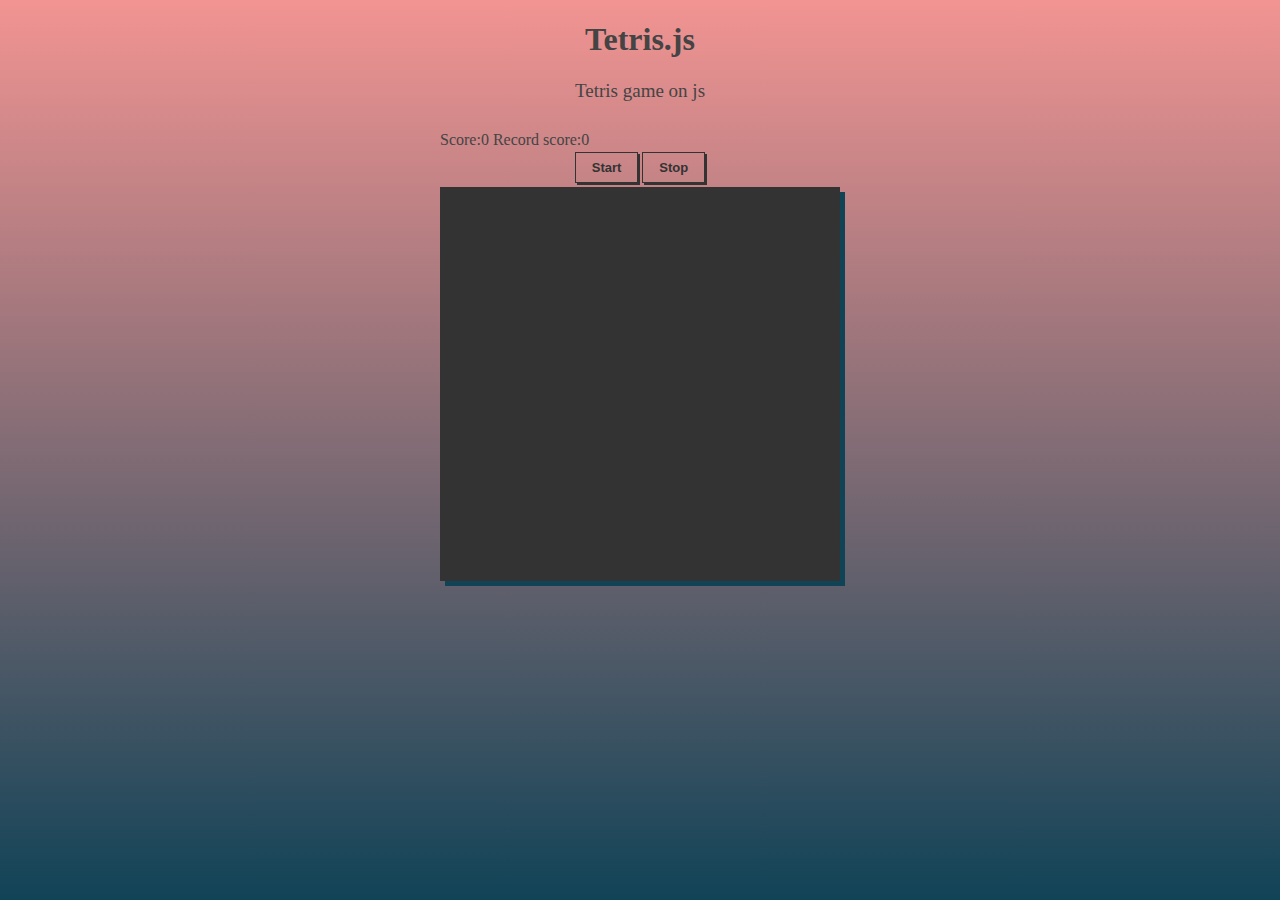
<file: index.html>
<!DOCTYPE html>
<!--[if lt IE 7]>      <html class="no-js lt-ie9 lt-ie8 lt-ie7"> <![endif]-->
<!--[if IE 7]>         <html class="no-js lt-ie9 lt-ie8"> <![endif]-->
<!--[if IE 8]>         <html class="no-js lt-ie9"> <![endif]-->
<!--[if gt IE 8]><!-->
<html class="no-js">
<!--<![endif]-->

<head>
    <meta charset="utf-8">
    <meta http-equiv="X-UA-Compatible" content="IE=edge">
    <title></title>
    <meta name="description" content="">
    <meta name="viewport" content="width=device-width, initial-scale=1">
    <link rel="stylesheet" href="style.css"></link>
</head>

<body>
    <!--[if lt IE 7]>
            <p class="browsehappy">You are using an <strong>outdated</strong> browser. Please <a href="#">upgrade your browser</a> to improve your experience.</p>
        <![endif]-->
    <header>
        <h1>Tetris.js</h1>
        <p>Tetris game on js</p>
    </header>
    <section class="game-section">
        <div class="score">
            <span>
                    Score:<span id="player-score">0</span>
            </span>
            <span>
                Record score:<span id="record-player-score">0</span>
            </span>       
            
        </div>
        <div class="navigation">
            <button onclick="play()" id="play-btn" class="game-btn">Start</button>
            <button onclick="stop()" id="stop-btn" class="game-btn">Stop</button> 
        </div>
        <canvas id="tetris-game" tabindex="1"></canvas>     
    </section>
    <!-- <script type="module" src="shapeTypes.js"></script> -->
    <script src="tetris.js">
    </script>
</body>

</html>
</file>
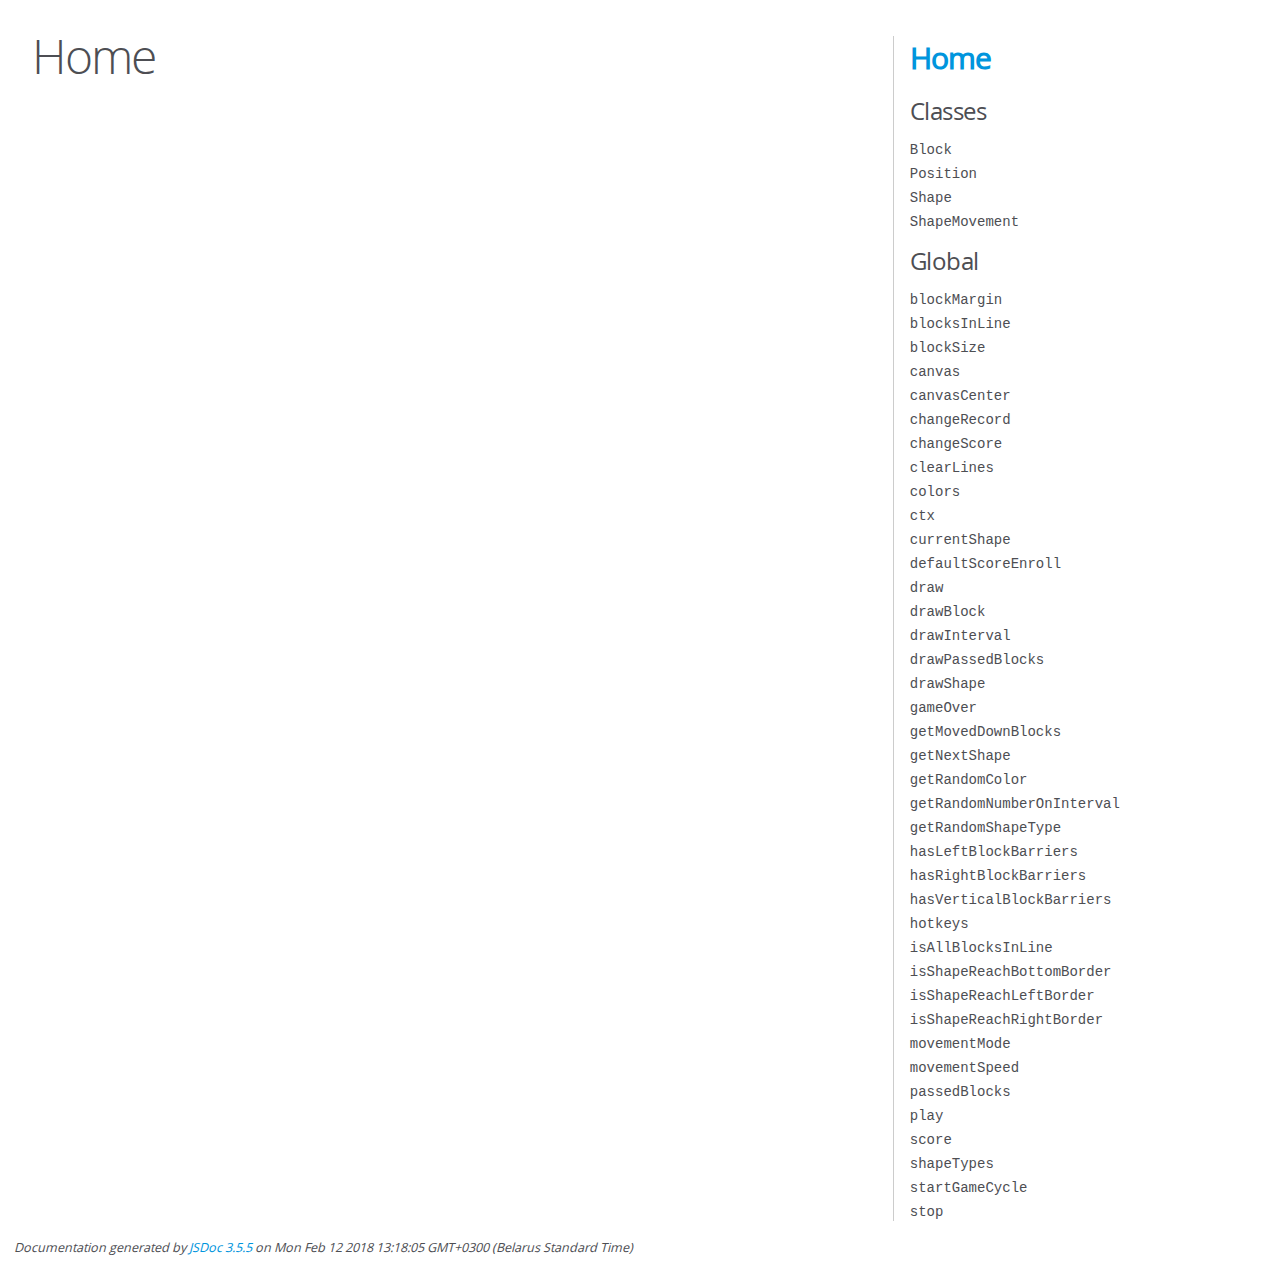
<file: out/index.html>
<!DOCTYPE html>
<html lang="en">
<head>
    <meta charset="utf-8">
    <title>JSDoc: Home</title>

    <script src="scripts/prettify/prettify.js"> </script>
    <script src="scripts/prettify/lang-css.js"> </script>
    <!--[if lt IE 9]>
      <script src="//html5shiv.googlecode.com/svn/trunk/html5.js"></script>
    <![endif]-->
    <link type="text/css" rel="stylesheet" href="styles/prettify-tomorrow.css">
    <link type="text/css" rel="stylesheet" href="styles/jsdoc-default.css">
</head>

<body>

<div id="main">

    <h1 class="page-title">Home</h1>

    



    


    <h3> </h3>










    









</div>

<nav>
    <h2><a href="index.html">Home</a></h2><h3>Classes</h3><ul><li><a href="Block.html">Block</a></li><li><a href="Position.html">Position</a></li><li><a href="Shape.html">Shape</a></li><li><a href="ShapeMovement.html">ShapeMovement</a></li></ul><h3>Global</h3><ul><li><a href="global.html#blockMargin">blockMargin</a></li><li><a href="global.html#blocksInLine">blocksInLine</a></li><li><a href="global.html#blockSize">blockSize</a></li><li><a href="global.html#canvas">canvas</a></li><li><a href="global.html#canvasCenter">canvasCenter</a></li><li><a href="global.html#changeRecord">changeRecord</a></li><li><a href="global.html#changeScore">changeScore</a></li><li><a href="global.html#clearLines">clearLines</a></li><li><a href="global.html#colors">colors</a></li><li><a href="global.html#ctx">ctx</a></li><li><a href="global.html#currentShape">currentShape</a></li><li><a href="global.html#defaultScoreEnroll">defaultScoreEnroll</a></li><li><a href="global.html#draw">draw</a></li><li><a href="global.html#drawBlock">drawBlock</a></li><li><a href="global.html#drawInterval">drawInterval</a></li><li><a href="global.html#drawPassedBlocks">drawPassedBlocks</a></li><li><a href="global.html#drawShape">drawShape</a></li><li><a href="global.html#gameOver">gameOver</a></li><li><a href="global.html#getMovedDownBlocks">getMovedDownBlocks</a></li><li><a href="global.html#getNextShape">getNextShape</a></li><li><a href="global.html#getRandomColor">getRandomColor</a></li><li><a href="global.html#getRandomNumberOnInterval">getRandomNumberOnInterval</a></li><li><a href="global.html#getRandomShapeType">getRandomShapeType</a></li><li><a href="global.html#hasLeftBlockBarriers">hasLeftBlockBarriers</a></li><li><a href="global.html#hasRightBlockBarriers">hasRightBlockBarriers</a></li><li><a href="global.html#hasVerticalBlockBarriers">hasVerticalBlockBarriers</a></li><li><a href="global.html#hotkeys">hotkeys</a></li><li><a href="global.html#isAllBlocksInLine">isAllBlocksInLine</a></li><li><a href="global.html#isShapeReachBottomBorder">isShapeReachBottomBorder</a></li><li><a href="global.html#isShapeReachLeftBorder">isShapeReachLeftBorder</a></li><li><a href="global.html#isShapeReachRightBorder">isShapeReachRightBorder</a></li><li><a href="global.html#movementMode">movementMode</a></li><li><a href="global.html#movementSpeed">movementSpeed</a></li><li><a href="global.html#passedBlocks">passedBlocks</a></li><li><a href="global.html#play">play</a></li><li><a href="global.html#score">score</a></li><li><a href="global.html#shapeTypes">shapeTypes</a></li><li><a href="global.html#startGameCycle">startGameCycle</a></li><li><a href="global.html#stop">stop</a></li></ul>
</nav>

<br class="clear">

<footer>
    Documentation generated by <a href="https://github.com/jsdoc3/jsdoc">JSDoc 3.5.5</a> on Mon Feb 12 2018 13:18:05 GMT+0300 (Belarus Standard Time)
</footer>

<script> prettyPrint(); </script>
<script src="scripts/linenumber.js"> </script>
</body>
</html>
</file>
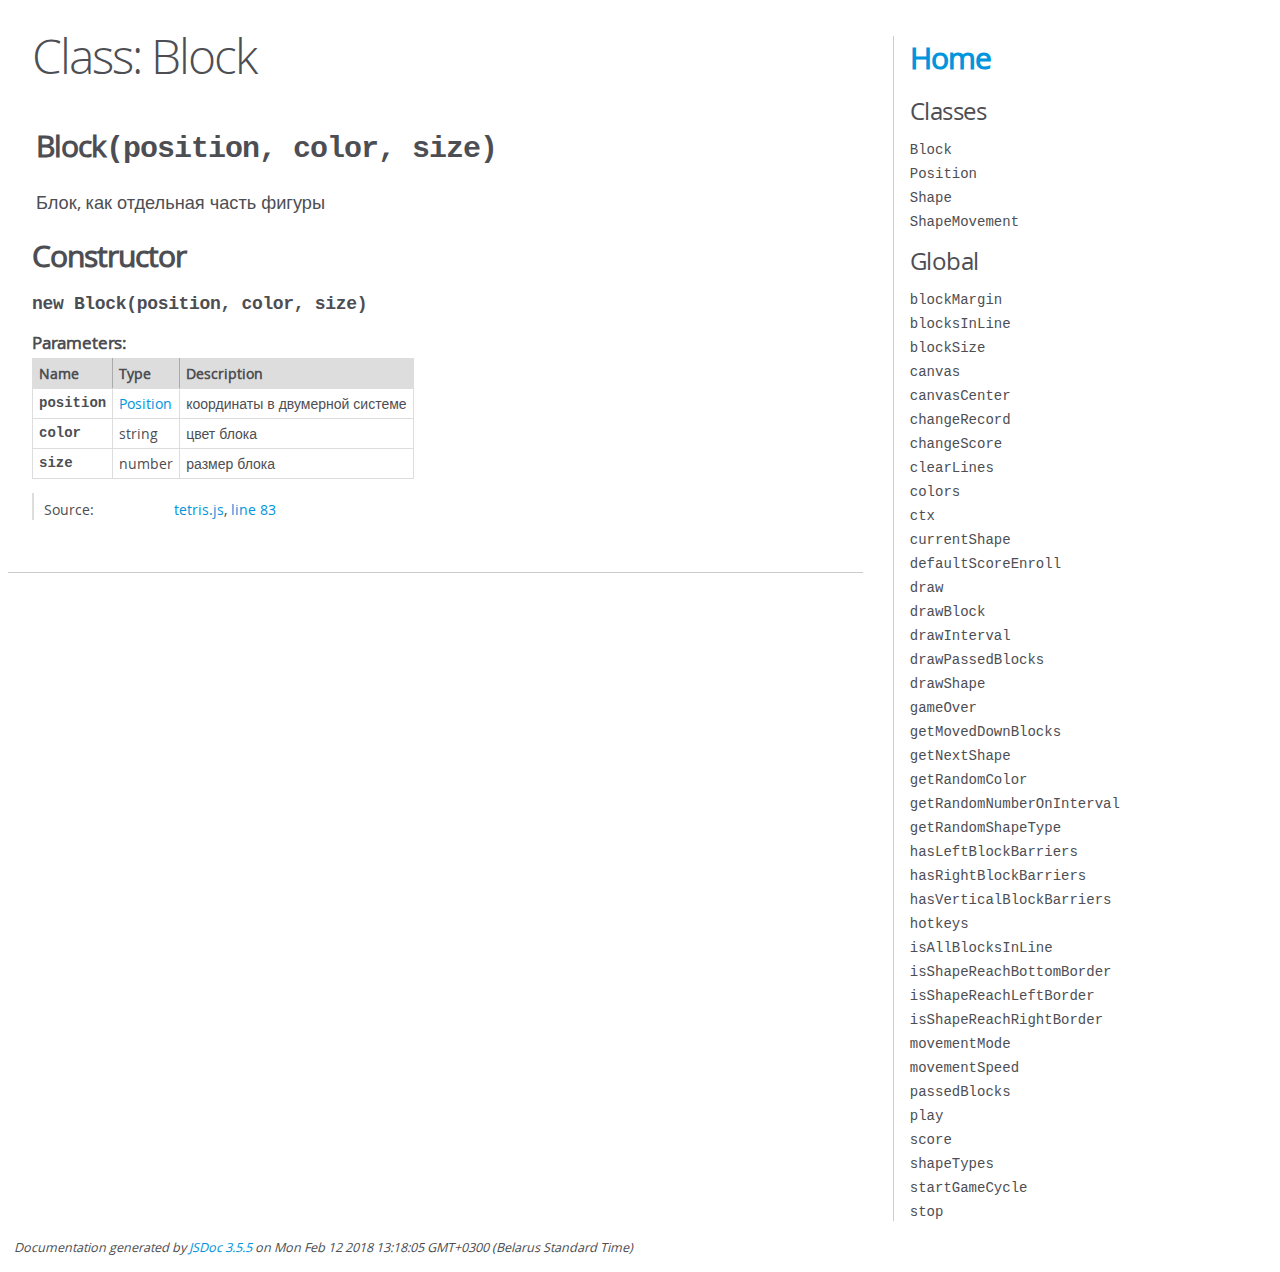
<file: out/Block.html>
<!DOCTYPE html>
<html lang="en">
<head>
    <meta charset="utf-8">
    <title>JSDoc: Class: Block</title>

    <script src="scripts/prettify/prettify.js"> </script>
    <script src="scripts/prettify/lang-css.js"> </script>
    <!--[if lt IE 9]>
      <script src="//html5shiv.googlecode.com/svn/trunk/html5.js"></script>
    <![endif]-->
    <link type="text/css" rel="stylesheet" href="styles/prettify-tomorrow.css">
    <link type="text/css" rel="stylesheet" href="styles/jsdoc-default.css">
</head>

<body>

<div id="main">

    <h1 class="page-title">Class: Block</h1>

    




<section>

<header>
    
        <h2><span class="attribs"><span class="type-signature"></span></span>Block<span class="signature">(position, color, size)</span><span class="type-signature"></span></h2>
        
            <div class="class-description">Блок, как отдельная часть фигуры</div>
        
    
</header>

<article>
    <div class="container-overview">
    
        

    
    <h2>Constructor</h2>
    

    
    <h4 class="name" id="Block"><span class="type-signature"></span>new Block<span class="signature">(position, color, size)</span><span class="type-signature"></span></h4>
    

    











    <h5>Parameters:</h5>
    

<table class="params">
    <thead>
    <tr>
        
        <th>Name</th>
        

        <th>Type</th>

        

        

        <th class="last">Description</th>
    </tr>
    </thead>

    <tbody>
    

        <tr>
            
                <td class="name"><code>position</code></td>
            

            <td class="type">
            
                
<span class="param-type"><a href="Position.html">Position</a></span>


            
            </td>

            

            

            <td class="description last">координаты в двумерной системе</td>
        </tr>

    

        <tr>
            
                <td class="name"><code>color</code></td>
            

            <td class="type">
            
                
<span class="param-type">string</span>


            
            </td>

            

            

            <td class="description last">цвет блока</td>
        </tr>

    

        <tr>
            
                <td class="name"><code>size</code></td>
            

            <td class="type">
            
                
<span class="param-type">number</span>


            
            </td>

            

            

            <td class="description last">размер блока</td>
        </tr>

    
    </tbody>
</table>






<dl class="details">

    

    

    

    

    

    

    

    

    

    

    

    

    
    <dt class="tag-source">Source:</dt>
    <dd class="tag-source"><ul class="dummy"><li>
        <a href="tetris.js.html">tetris.js</a>, <a href="tetris.js.html#line83">line 83</a>
    </li></ul></dd>
    

    

    

    
</dl>


















    
    </div>

    

    

    

    

    

    

    

    

    

    
</article>

</section>




</div>

<nav>
    <h2><a href="index.html">Home</a></h2><h3>Classes</h3><ul><li><a href="Block.html">Block</a></li><li><a href="Position.html">Position</a></li><li><a href="Shape.html">Shape</a></li><li><a href="ShapeMovement.html">ShapeMovement</a></li></ul><h3>Global</h3><ul><li><a href="global.html#blockMargin">blockMargin</a></li><li><a href="global.html#blocksInLine">blocksInLine</a></li><li><a href="global.html#blockSize">blockSize</a></li><li><a href="global.html#canvas">canvas</a></li><li><a href="global.html#canvasCenter">canvasCenter</a></li><li><a href="global.html#changeRecord">changeRecord</a></li><li><a href="global.html#changeScore">changeScore</a></li><li><a href="global.html#clearLines">clearLines</a></li><li><a href="global.html#colors">colors</a></li><li><a href="global.html#ctx">ctx</a></li><li><a href="global.html#currentShape">currentShape</a></li><li><a href="global.html#defaultScoreEnroll">defaultScoreEnroll</a></li><li><a href="global.html#draw">draw</a></li><li><a href="global.html#drawBlock">drawBlock</a></li><li><a href="global.html#drawInterval">drawInterval</a></li><li><a href="global.html#drawPassedBlocks">drawPassedBlocks</a></li><li><a href="global.html#drawShape">drawShape</a></li><li><a href="global.html#gameOver">gameOver</a></li><li><a href="global.html#getMovedDownBlocks">getMovedDownBlocks</a></li><li><a href="global.html#getNextShape">getNextShape</a></li><li><a href="global.html#getRandomColor">getRandomColor</a></li><li><a href="global.html#getRandomNumberOnInterval">getRandomNumberOnInterval</a></li><li><a href="global.html#getRandomShapeType">getRandomShapeType</a></li><li><a href="global.html#hasLeftBlockBarriers">hasLeftBlockBarriers</a></li><li><a href="global.html#hasRightBlockBarriers">hasRightBlockBarriers</a></li><li><a href="global.html#hasVerticalBlockBarriers">hasVerticalBlockBarriers</a></li><li><a href="global.html#hotkeys">hotkeys</a></li><li><a href="global.html#isAllBlocksInLine">isAllBlocksInLine</a></li><li><a href="global.html#isShapeReachBottomBorder">isShapeReachBottomBorder</a></li><li><a href="global.html#isShapeReachLeftBorder">isShapeReachLeftBorder</a></li><li><a href="global.html#isShapeReachRightBorder">isShapeReachRightBorder</a></li><li><a href="global.html#movementMode">movementMode</a></li><li><a href="global.html#movementSpeed">movementSpeed</a></li><li><a href="global.html#passedBlocks">passedBlocks</a></li><li><a href="global.html#play">play</a></li><li><a href="global.html#score">score</a></li><li><a href="global.html#shapeTypes">shapeTypes</a></li><li><a href="global.html#startGameCycle">startGameCycle</a></li><li><a href="global.html#stop">stop</a></li></ul>
</nav>

<br class="clear">

<footer>
    Documentation generated by <a href="https://github.com/jsdoc3/jsdoc">JSDoc 3.5.5</a> on Mon Feb 12 2018 13:18:05 GMT+0300 (Belarus Standard Time)
</footer>

<script> prettyPrint(); </script>
<script src="scripts/linenumber.js"> </script>
</body>
</html>
</file>
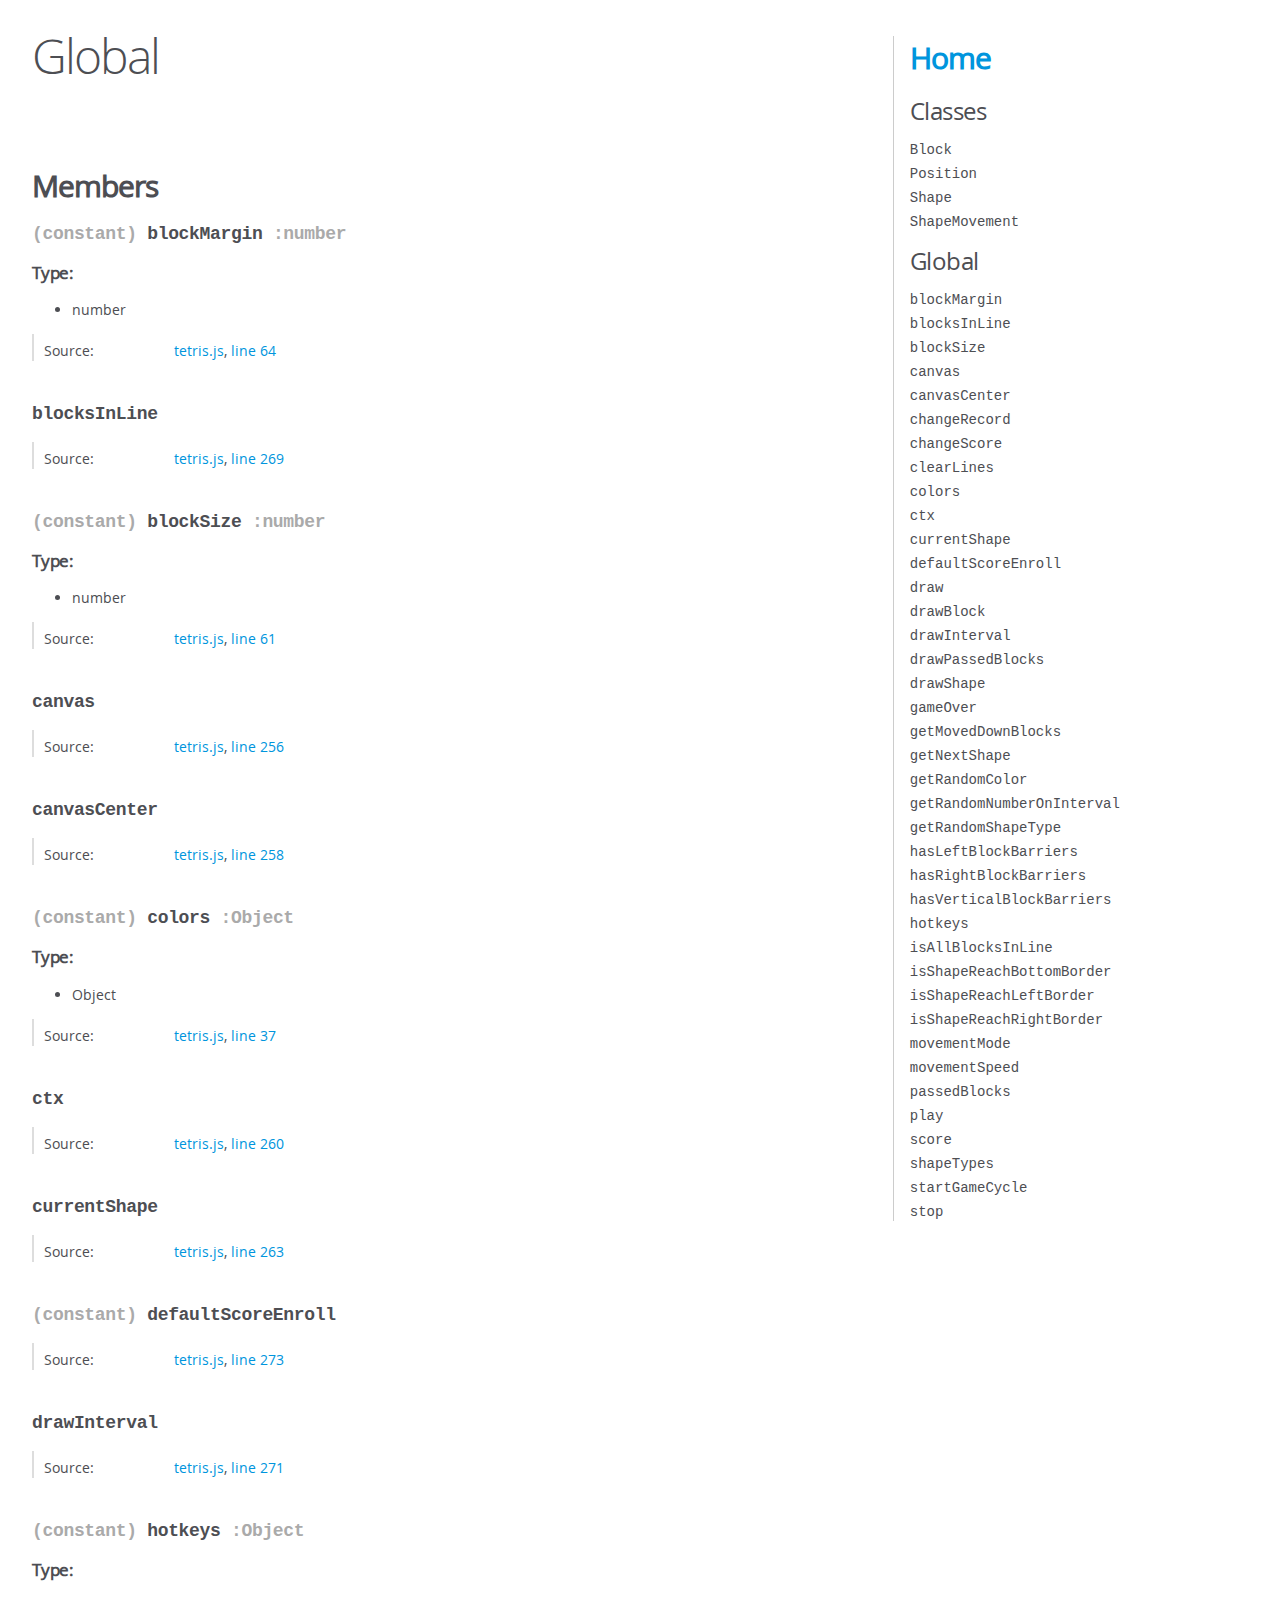
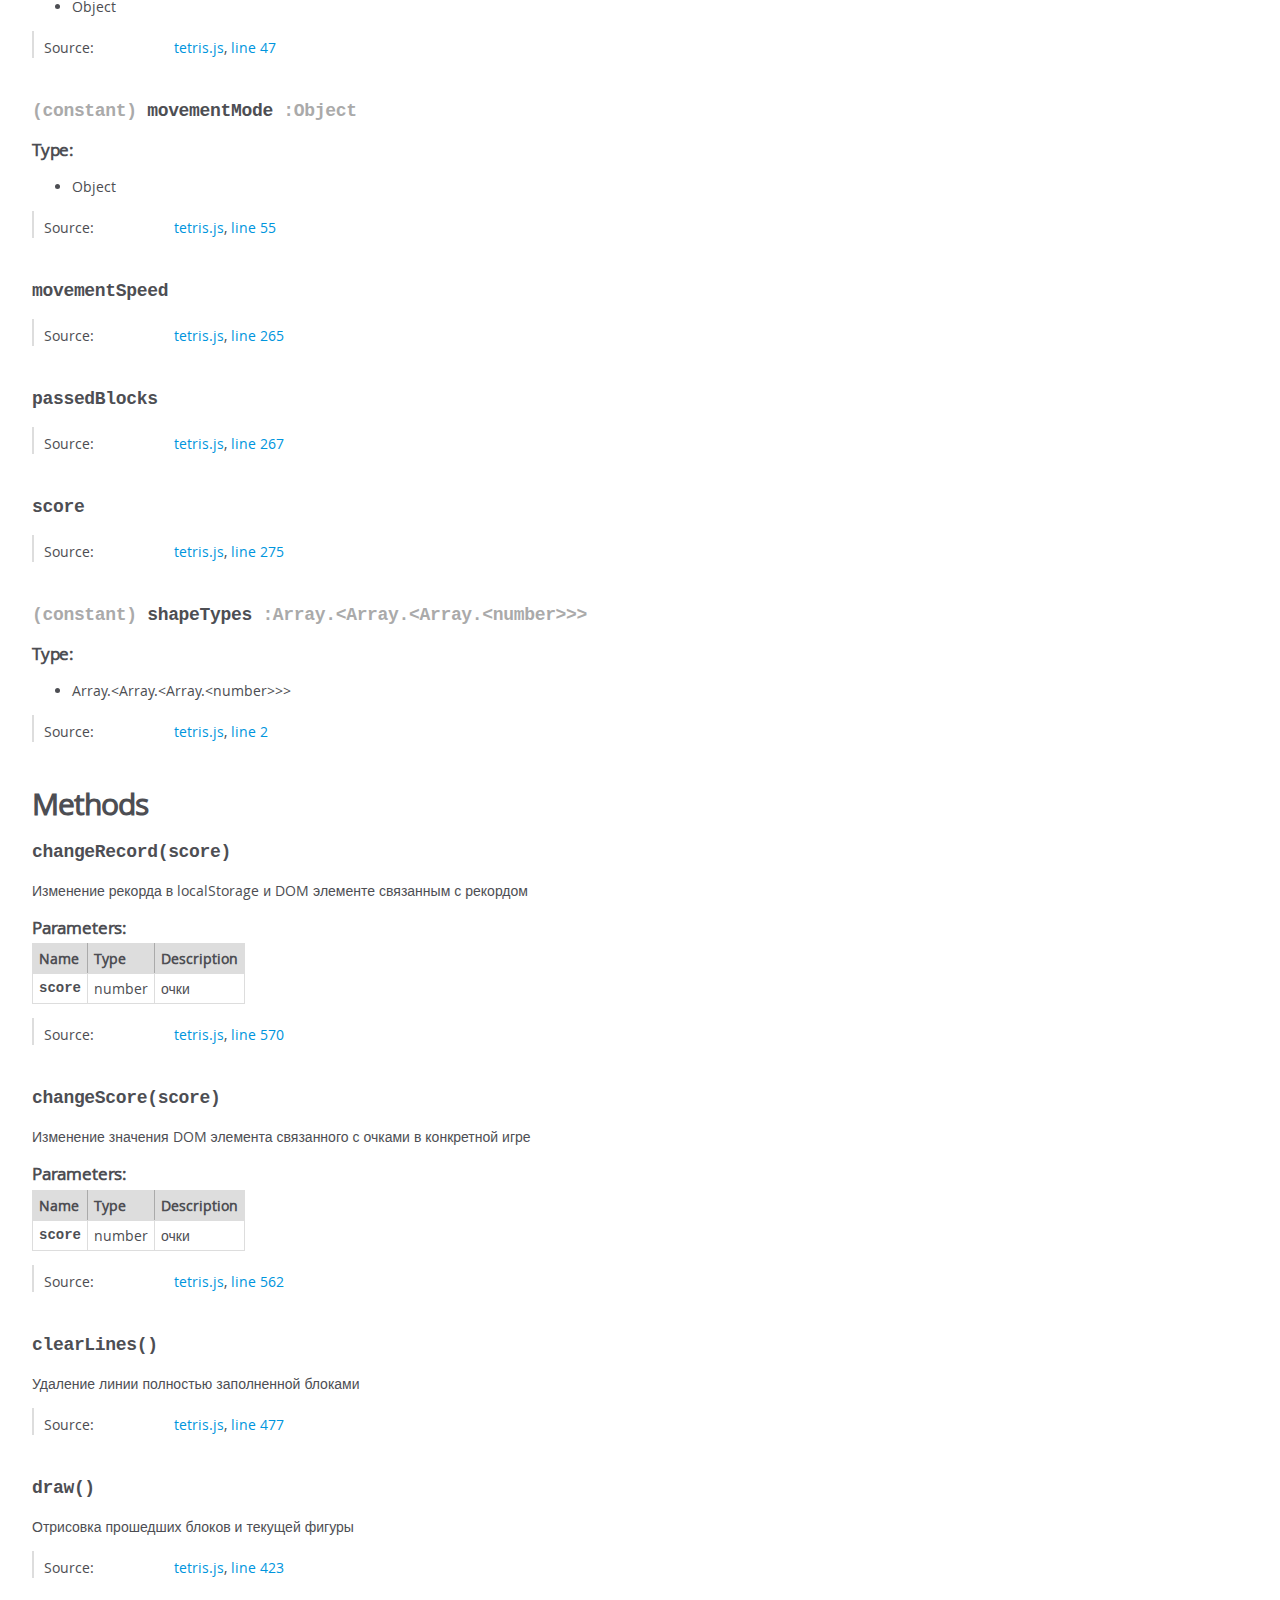
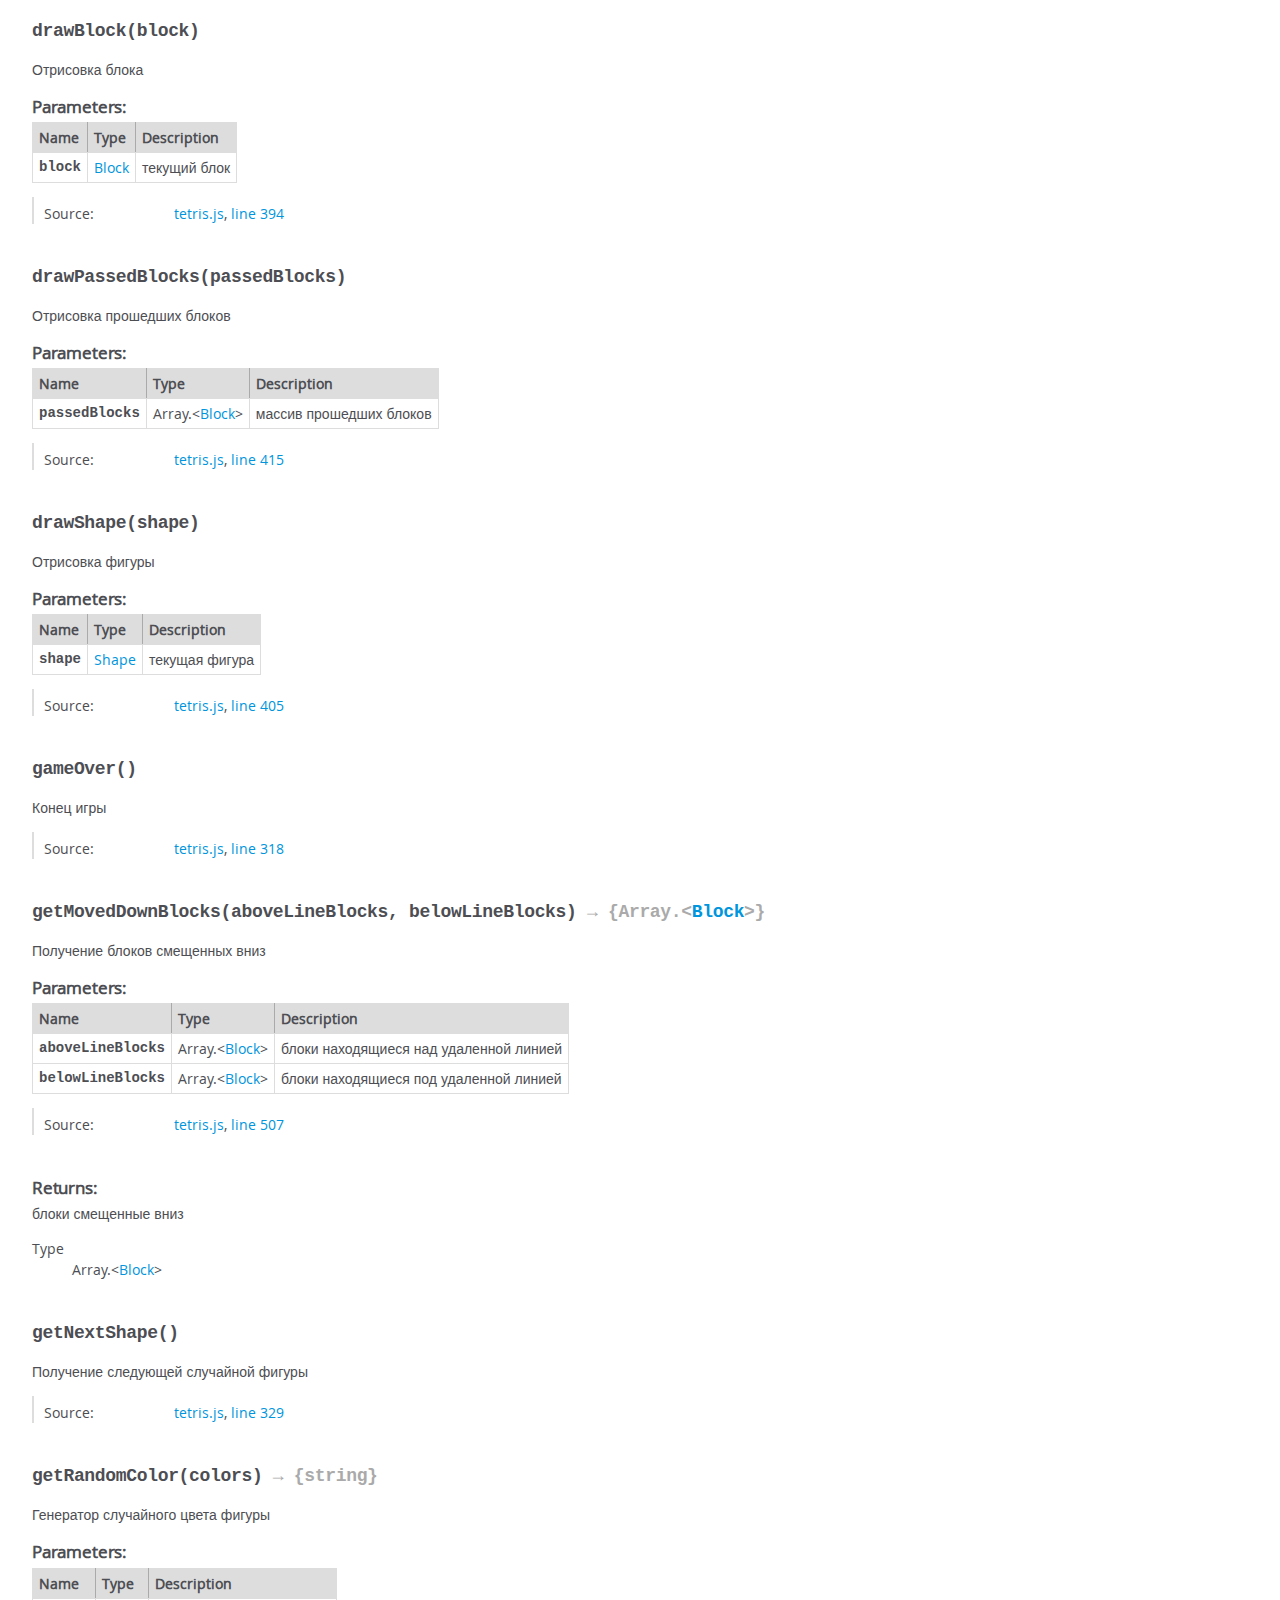
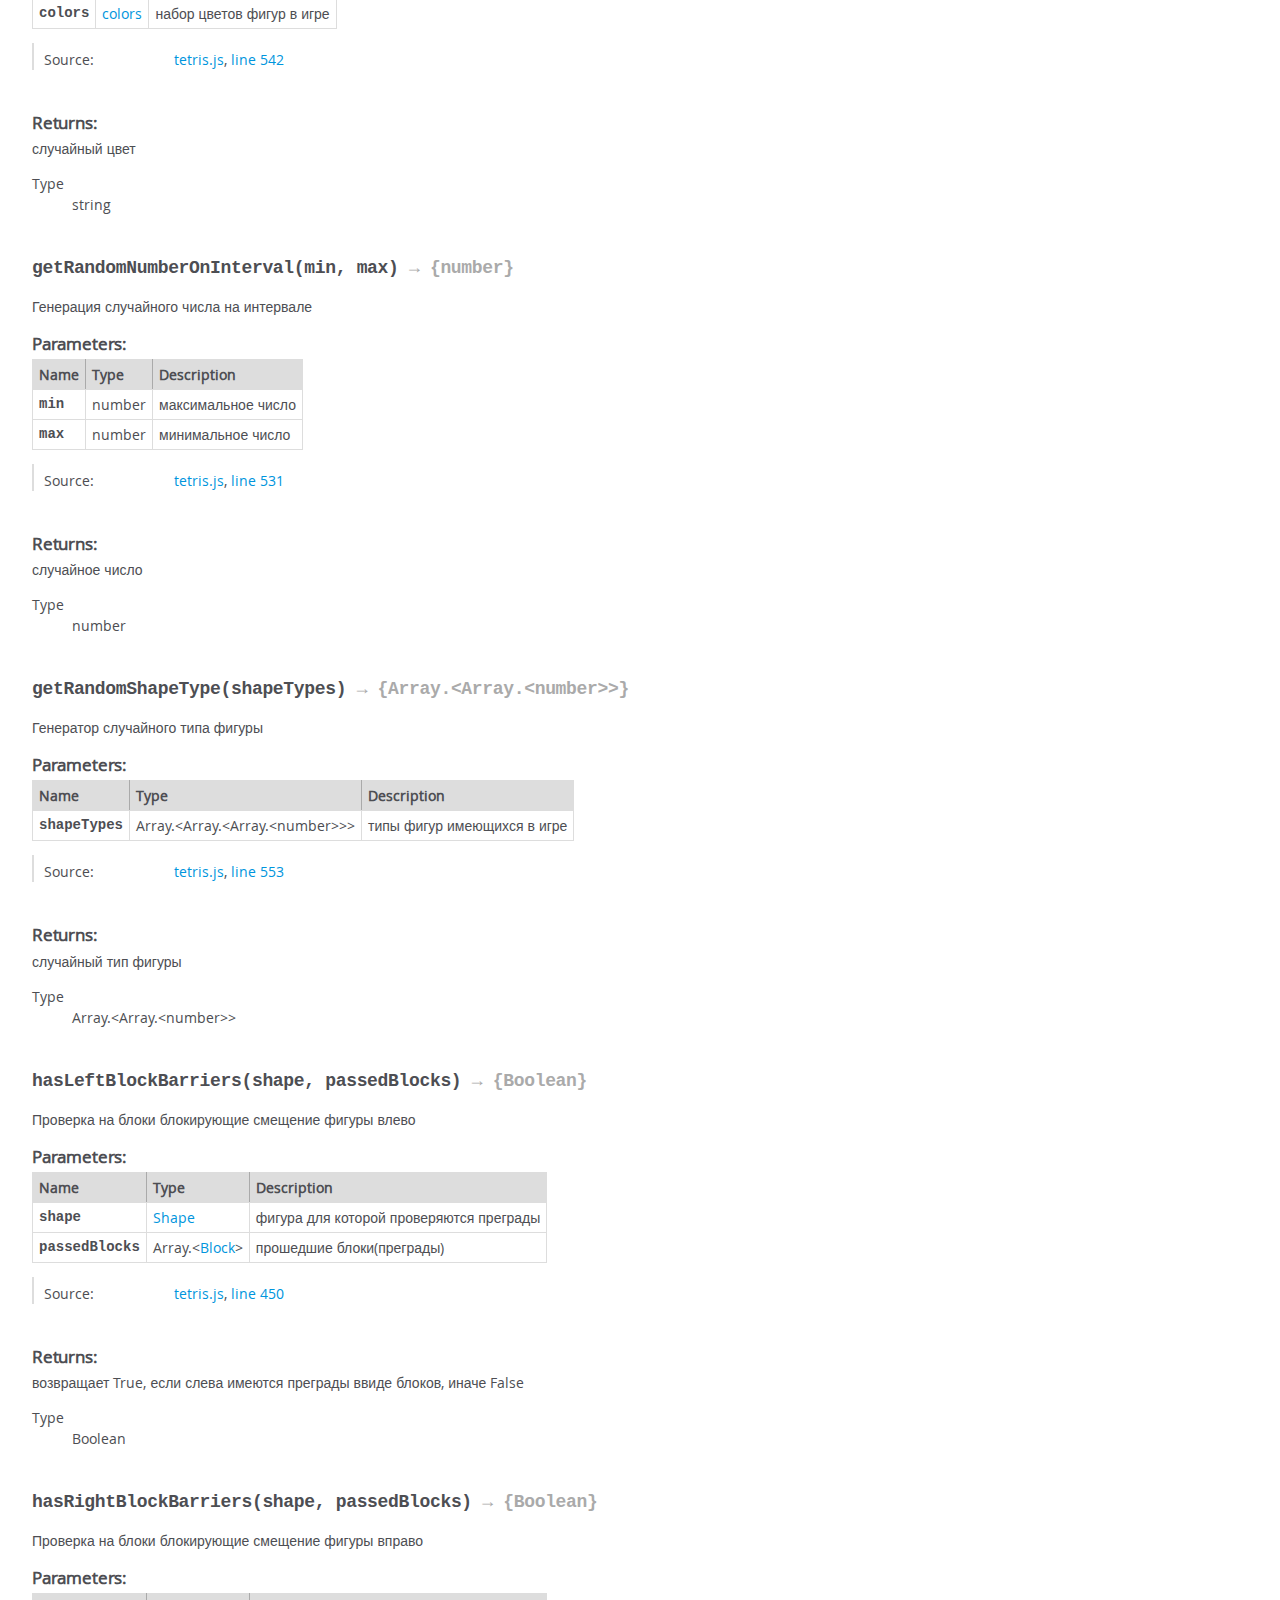
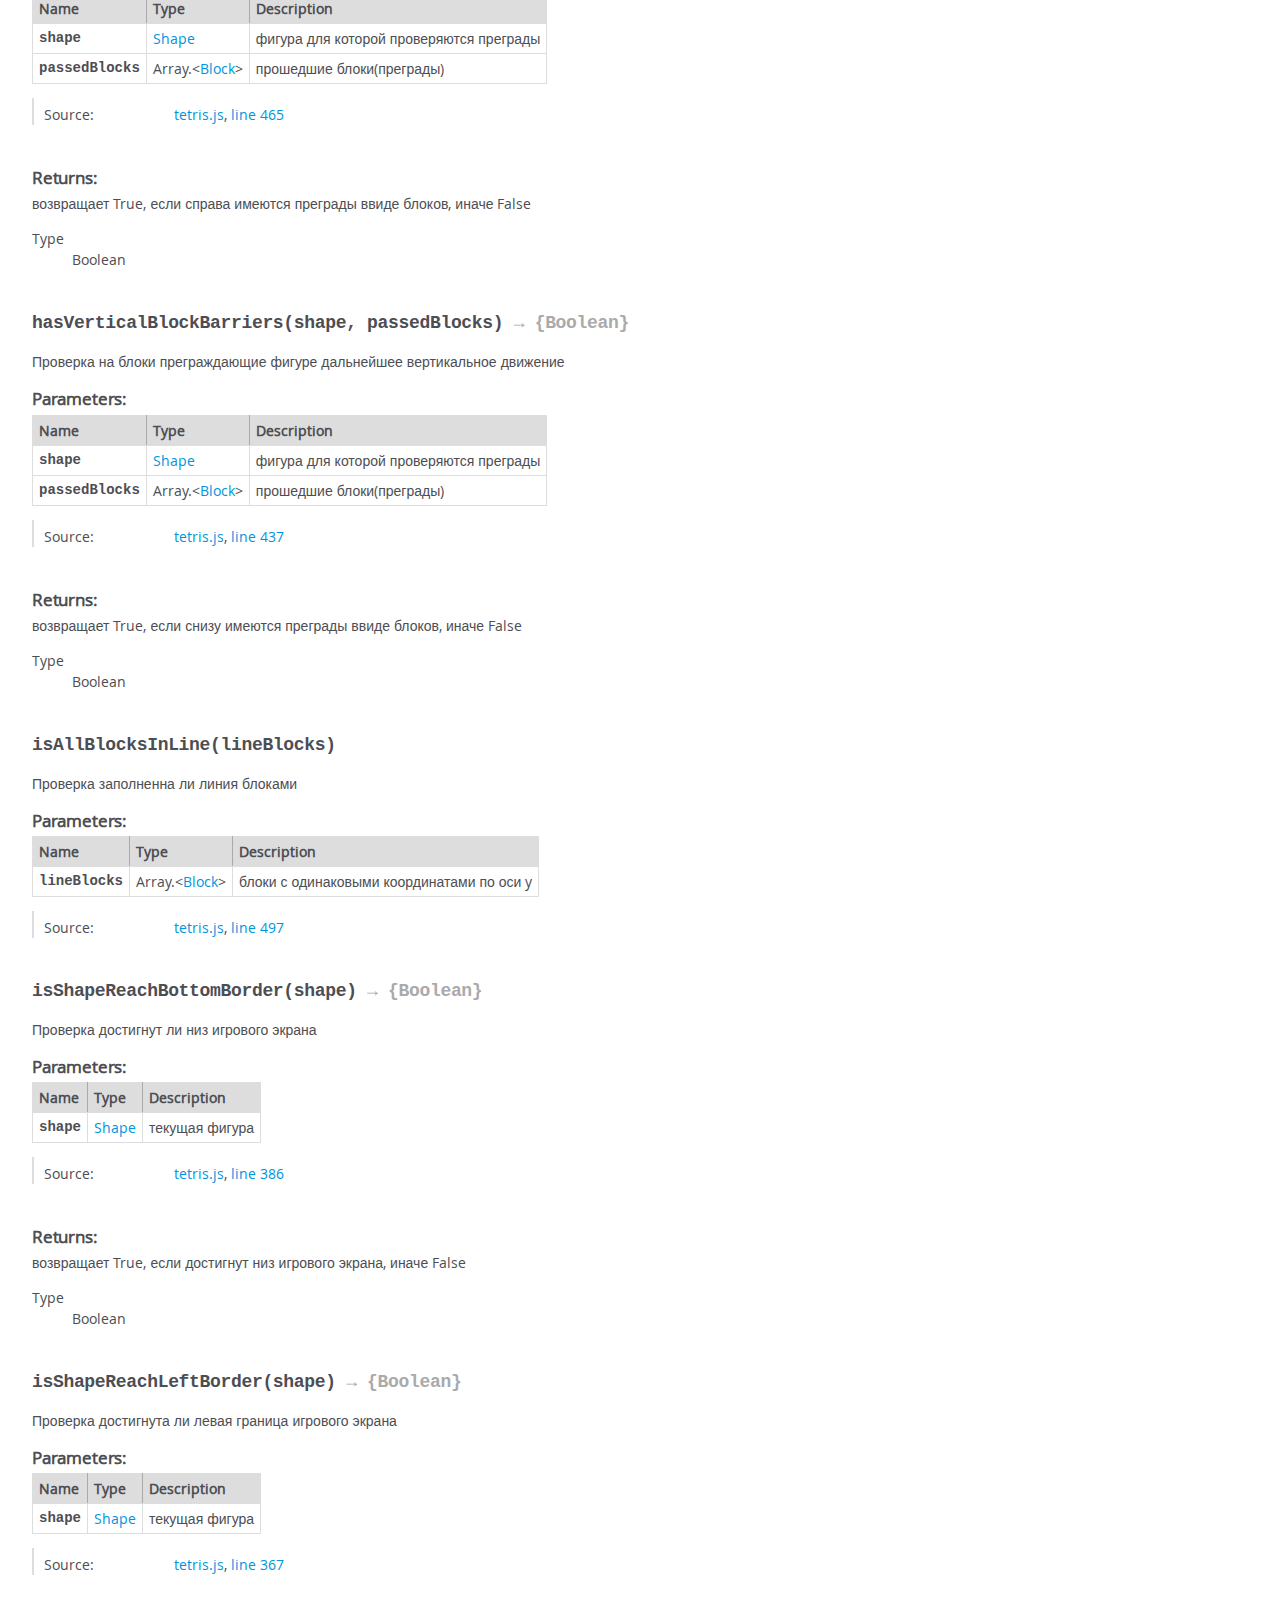
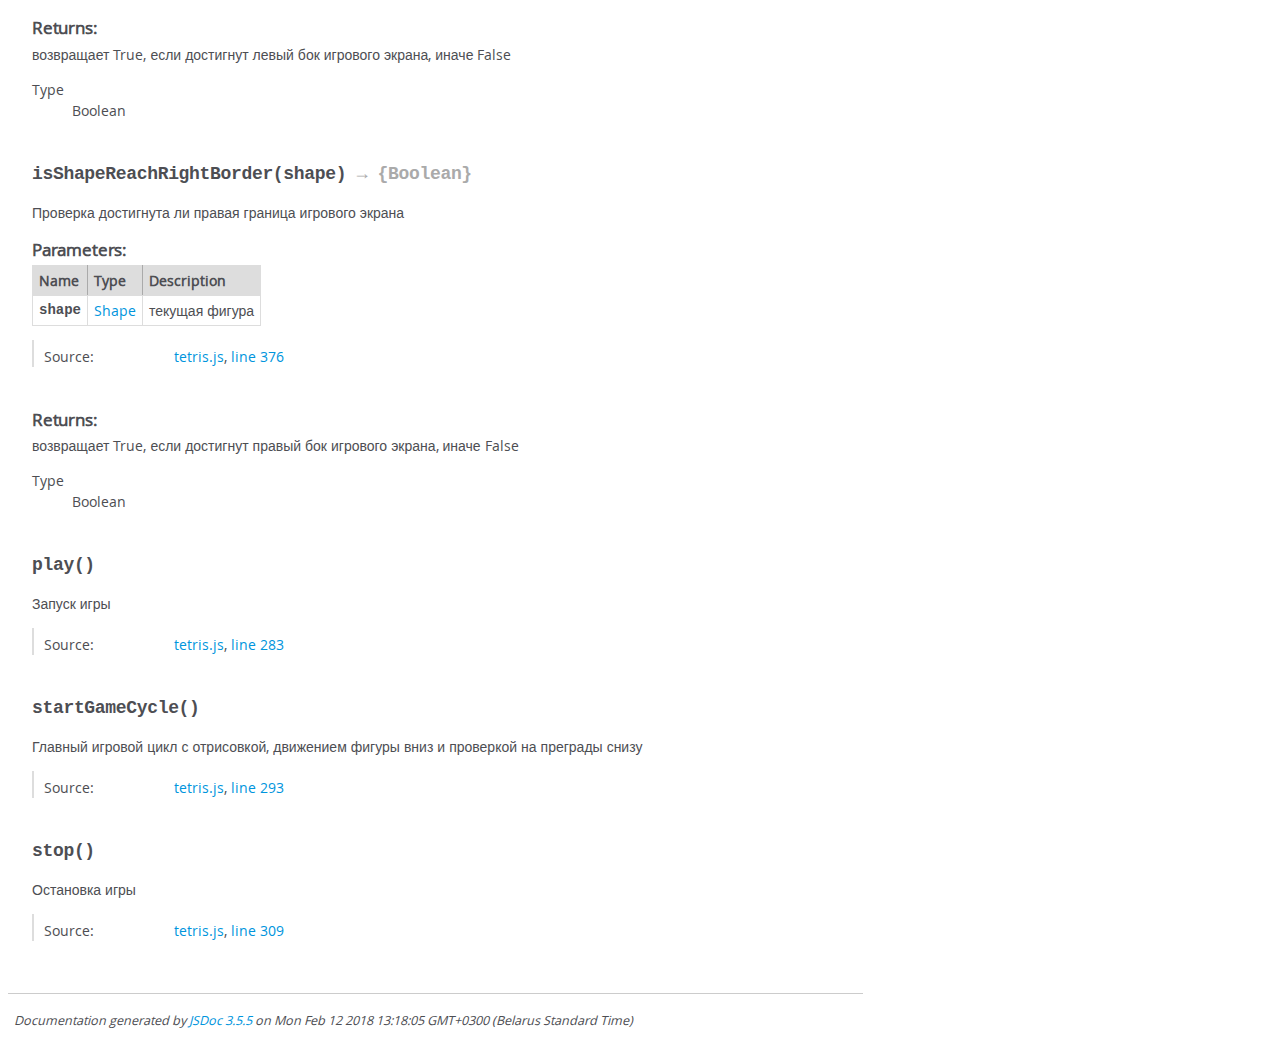
<file: out/global.html>
<!DOCTYPE html>
<html lang="en">
<head>
    <meta charset="utf-8">
    <title>JSDoc: Global</title>

    <script src="scripts/prettify/prettify.js"> </script>
    <script src="scripts/prettify/lang-css.js"> </script>
    <!--[if lt IE 9]>
      <script src="//html5shiv.googlecode.com/svn/trunk/html5.js"></script>
    <![endif]-->
    <link type="text/css" rel="stylesheet" href="styles/prettify-tomorrow.css">
    <link type="text/css" rel="stylesheet" href="styles/jsdoc-default.css">
</head>

<body>

<div id="main">

    <h1 class="page-title">Global</h1>

    




<section>

<header>
    
        <h2></h2>
        
    
</header>

<article>
    <div class="container-overview">
    
        

        


<dl class="details">

    

    

    

    

    

    

    

    

    

    

    

    

    

    

    

    
</dl>


        
    
    </div>

    

    

    

    

    

    

    
        <h3 class="subsection-title">Members</h3>

        
            
<h4 class="name" id="blockMargin"><span class="type-signature">(constant) </span>blockMargin<span class="type-signature"> :number</span></h4>






    <h5>Type:</h5>
    <ul>
        <li>
            
<span class="param-type">number</span>


        </li>
    </ul>





<dl class="details">

    

    

    

    

    

    

    

    

    

    

    

    

    
    <dt class="tag-source">Source:</dt>
    <dd class="tag-source"><ul class="dummy"><li>
        <a href="tetris.js.html">tetris.js</a>, <a href="tetris.js.html#line64">line 64</a>
    </li></ul></dd>
    

    

    

    
</dl>






        
            
<h4 class="name" id="blocksInLine"><span class="type-signature"></span>blocksInLine<span class="type-signature"></span></h4>










<dl class="details">

    

    

    

    

    

    

    

    

    

    

    

    

    
    <dt class="tag-source">Source:</dt>
    <dd class="tag-source"><ul class="dummy"><li>
        <a href="tetris.js.html">tetris.js</a>, <a href="tetris.js.html#line269">line 269</a>
    </li></ul></dd>
    

    

    

    
</dl>






        
            
<h4 class="name" id="blockSize"><span class="type-signature">(constant) </span>blockSize<span class="type-signature"> :number</span></h4>






    <h5>Type:</h5>
    <ul>
        <li>
            
<span class="param-type">number</span>


        </li>
    </ul>





<dl class="details">

    

    

    

    

    

    

    

    

    

    

    

    

    
    <dt class="tag-source">Source:</dt>
    <dd class="tag-source"><ul class="dummy"><li>
        <a href="tetris.js.html">tetris.js</a>, <a href="tetris.js.html#line61">line 61</a>
    </li></ul></dd>
    

    

    

    
</dl>






        
            
<h4 class="name" id="canvas"><span class="type-signature"></span>canvas<span class="type-signature"></span></h4>










<dl class="details">

    

    

    

    

    

    

    

    

    

    

    

    

    
    <dt class="tag-source">Source:</dt>
    <dd class="tag-source"><ul class="dummy"><li>
        <a href="tetris.js.html">tetris.js</a>, <a href="tetris.js.html#line256">line 256</a>
    </li></ul></dd>
    

    

    

    
</dl>






        
            
<h4 class="name" id="canvasCenter"><span class="type-signature"></span>canvasCenter<span class="type-signature"></span></h4>










<dl class="details">

    

    

    

    

    

    

    

    

    

    

    

    

    
    <dt class="tag-source">Source:</dt>
    <dd class="tag-source"><ul class="dummy"><li>
        <a href="tetris.js.html">tetris.js</a>, <a href="tetris.js.html#line258">line 258</a>
    </li></ul></dd>
    

    

    

    
</dl>






        
            
<h4 class="name" id="colors"><span class="type-signature">(constant) </span>colors<span class="type-signature"> :Object</span></h4>






    <h5>Type:</h5>
    <ul>
        <li>
            
<span class="param-type">Object</span>


        </li>
    </ul>





<dl class="details">

    

    

    

    

    

    

    

    

    

    

    

    

    
    <dt class="tag-source">Source:</dt>
    <dd class="tag-source"><ul class="dummy"><li>
        <a href="tetris.js.html">tetris.js</a>, <a href="tetris.js.html#line37">line 37</a>
    </li></ul></dd>
    

    

    

    
</dl>






        
            
<h4 class="name" id="ctx"><span class="type-signature"></span>ctx<span class="type-signature"></span></h4>










<dl class="details">

    

    

    

    

    

    

    

    

    

    

    

    

    
    <dt class="tag-source">Source:</dt>
    <dd class="tag-source"><ul class="dummy"><li>
        <a href="tetris.js.html">tetris.js</a>, <a href="tetris.js.html#line260">line 260</a>
    </li></ul></dd>
    

    

    

    
</dl>






        
            
<h4 class="name" id="currentShape"><span class="type-signature"></span>currentShape<span class="type-signature"></span></h4>










<dl class="details">

    

    

    

    

    

    

    

    

    

    

    

    

    
    <dt class="tag-source">Source:</dt>
    <dd class="tag-source"><ul class="dummy"><li>
        <a href="tetris.js.html">tetris.js</a>, <a href="tetris.js.html#line263">line 263</a>
    </li></ul></dd>
    

    

    

    
</dl>






        
            
<h4 class="name" id="defaultScoreEnroll"><span class="type-signature">(constant) </span>defaultScoreEnroll<span class="type-signature"></span></h4>










<dl class="details">

    

    

    

    

    

    

    

    

    

    

    

    

    
    <dt class="tag-source">Source:</dt>
    <dd class="tag-source"><ul class="dummy"><li>
        <a href="tetris.js.html">tetris.js</a>, <a href="tetris.js.html#line273">line 273</a>
    </li></ul></dd>
    

    

    

    
</dl>






        
            
<h4 class="name" id="drawInterval"><span class="type-signature"></span>drawInterval<span class="type-signature"></span></h4>










<dl class="details">

    

    

    

    

    

    

    

    

    

    

    

    

    
    <dt class="tag-source">Source:</dt>
    <dd class="tag-source"><ul class="dummy"><li>
        <a href="tetris.js.html">tetris.js</a>, <a href="tetris.js.html#line271">line 271</a>
    </li></ul></dd>
    

    

    

    
</dl>






        
            
<h4 class="name" id="hotkeys"><span class="type-signature">(constant) </span>hotkeys<span class="type-signature"> :Object</span></h4>






    <h5>Type:</h5>
    <ul>
        <li>
            
<span class="param-type">Object</span>


        </li>
    </ul>





<dl class="details">

    

    

    

    

    

    

    

    

    

    

    

    

    
    <dt class="tag-source">Source:</dt>
    <dd class="tag-source"><ul class="dummy"><li>
        <a href="tetris.js.html">tetris.js</a>, <a href="tetris.js.html#line47">line 47</a>
    </li></ul></dd>
    

    

    

    
</dl>






        
            
<h4 class="name" id="movementMode"><span class="type-signature">(constant) </span>movementMode<span class="type-signature"> :Object</span></h4>






    <h5>Type:</h5>
    <ul>
        <li>
            
<span class="param-type">Object</span>


        </li>
    </ul>





<dl class="details">

    

    

    

    

    

    

    

    

    

    

    

    

    
    <dt class="tag-source">Source:</dt>
    <dd class="tag-source"><ul class="dummy"><li>
        <a href="tetris.js.html">tetris.js</a>, <a href="tetris.js.html#line55">line 55</a>
    </li></ul></dd>
    

    

    

    
</dl>






        
            
<h4 class="name" id="movementSpeed"><span class="type-signature"></span>movementSpeed<span class="type-signature"></span></h4>










<dl class="details">

    

    

    

    

    

    

    

    

    

    

    

    

    
    <dt class="tag-source">Source:</dt>
    <dd class="tag-source"><ul class="dummy"><li>
        <a href="tetris.js.html">tetris.js</a>, <a href="tetris.js.html#line265">line 265</a>
    </li></ul></dd>
    

    

    

    
</dl>






        
            
<h4 class="name" id="passedBlocks"><span class="type-signature"></span>passedBlocks<span class="type-signature"></span></h4>










<dl class="details">

    

    

    

    

    

    

    

    

    

    

    

    

    
    <dt class="tag-source">Source:</dt>
    <dd class="tag-source"><ul class="dummy"><li>
        <a href="tetris.js.html">tetris.js</a>, <a href="tetris.js.html#line267">line 267</a>
    </li></ul></dd>
    

    

    

    
</dl>






        
            
<h4 class="name" id="score"><span class="type-signature"></span>score<span class="type-signature"></span></h4>










<dl class="details">

    

    

    

    

    

    

    

    

    

    

    

    

    
    <dt class="tag-source">Source:</dt>
    <dd class="tag-source"><ul class="dummy"><li>
        <a href="tetris.js.html">tetris.js</a>, <a href="tetris.js.html#line275">line 275</a>
    </li></ul></dd>
    

    

    

    
</dl>






        
            
<h4 class="name" id="shapeTypes"><span class="type-signature">(constant) </span>shapeTypes<span class="type-signature"> :Array.&lt;Array.&lt;Array.&lt;number>>></span></h4>






    <h5>Type:</h5>
    <ul>
        <li>
            
<span class="param-type">Array.&lt;Array.&lt;Array.&lt;number>>></span>


        </li>
    </ul>





<dl class="details">

    

    

    

    

    

    

    

    

    

    

    

    

    
    <dt class="tag-source">Source:</dt>
    <dd class="tag-source"><ul class="dummy"><li>
        <a href="tetris.js.html">tetris.js</a>, <a href="tetris.js.html#line2">line 2</a>
    </li></ul></dd>
    

    

    

    
</dl>






        
    

    
        <h3 class="subsection-title">Methods</h3>

        
            

    

    
    <h4 class="name" id="changeRecord"><span class="type-signature"></span>changeRecord<span class="signature">(score)</span><span class="type-signature"></span></h4>
    

    



<div class="description">
    Изменение рекорда в localStorage и DOM элементе связанным с рекордом
</div>









    <h5>Parameters:</h5>
    

<table class="params">
    <thead>
    <tr>
        
        <th>Name</th>
        

        <th>Type</th>

        

        

        <th class="last">Description</th>
    </tr>
    </thead>

    <tbody>
    

        <tr>
            
                <td class="name"><code>score</code></td>
            

            <td class="type">
            
                
<span class="param-type">number</span>


            
            </td>

            

            

            <td class="description last">очки</td>
        </tr>

    
    </tbody>
</table>






<dl class="details">

    

    

    

    

    

    

    

    

    

    

    

    

    
    <dt class="tag-source">Source:</dt>
    <dd class="tag-source"><ul class="dummy"><li>
        <a href="tetris.js.html">tetris.js</a>, <a href="tetris.js.html#line570">line 570</a>
    </li></ul></dd>
    

    

    

    
</dl>


















        
            

    

    
    <h4 class="name" id="changeScore"><span class="type-signature"></span>changeScore<span class="signature">(score)</span><span class="type-signature"></span></h4>
    

    



<div class="description">
    Изменение значения DOM элемента связанного с очками в конкретной игре
</div>









    <h5>Parameters:</h5>
    

<table class="params">
    <thead>
    <tr>
        
        <th>Name</th>
        

        <th>Type</th>

        

        

        <th class="last">Description</th>
    </tr>
    </thead>

    <tbody>
    

        <tr>
            
                <td class="name"><code>score</code></td>
            

            <td class="type">
            
                
<span class="param-type">number</span>


            
            </td>

            

            

            <td class="description last">очки</td>
        </tr>

    
    </tbody>
</table>






<dl class="details">

    

    

    

    

    

    

    

    

    

    

    

    

    
    <dt class="tag-source">Source:</dt>
    <dd class="tag-source"><ul class="dummy"><li>
        <a href="tetris.js.html">tetris.js</a>, <a href="tetris.js.html#line562">line 562</a>
    </li></ul></dd>
    

    

    

    
</dl>


















        
            

    

    
    <h4 class="name" id="clearLines"><span class="type-signature"></span>clearLines<span class="signature">()</span><span class="type-signature"></span></h4>
    

    



<div class="description">
    Удаление линии полностью заполненной блоками
</div>













<dl class="details">

    

    

    

    

    

    

    

    

    

    

    

    

    
    <dt class="tag-source">Source:</dt>
    <dd class="tag-source"><ul class="dummy"><li>
        <a href="tetris.js.html">tetris.js</a>, <a href="tetris.js.html#line477">line 477</a>
    </li></ul></dd>
    

    

    

    
</dl>


















        
            

    

    
    <h4 class="name" id="draw"><span class="type-signature"></span>draw<span class="signature">()</span><span class="type-signature"></span></h4>
    

    



<div class="description">
    Отрисовка прошедших блоков и текущей фигуры
</div>













<dl class="details">

    

    

    

    

    

    

    

    

    

    

    

    

    
    <dt class="tag-source">Source:</dt>
    <dd class="tag-source"><ul class="dummy"><li>
        <a href="tetris.js.html">tetris.js</a>, <a href="tetris.js.html#line423">line 423</a>
    </li></ul></dd>
    

    

    

    
</dl>


















        
            

    

    
    <h4 class="name" id="drawBlock"><span class="type-signature"></span>drawBlock<span class="signature">(block)</span><span class="type-signature"></span></h4>
    

    



<div class="description">
    Отрисовка блока
</div>









    <h5>Parameters:</h5>
    

<table class="params">
    <thead>
    <tr>
        
        <th>Name</th>
        

        <th>Type</th>

        

        

        <th class="last">Description</th>
    </tr>
    </thead>

    <tbody>
    

        <tr>
            
                <td class="name"><code>block</code></td>
            

            <td class="type">
            
                
<span class="param-type"><a href="Block.html">Block</a></span>


            
            </td>

            

            

            <td class="description last">текущий блок</td>
        </tr>

    
    </tbody>
</table>






<dl class="details">

    

    

    

    

    

    

    

    

    

    

    

    

    
    <dt class="tag-source">Source:</dt>
    <dd class="tag-source"><ul class="dummy"><li>
        <a href="tetris.js.html">tetris.js</a>, <a href="tetris.js.html#line394">line 394</a>
    </li></ul></dd>
    

    

    

    
</dl>


















        
            

    

    
    <h4 class="name" id="drawPassedBlocks"><span class="type-signature"></span>drawPassedBlocks<span class="signature">(passedBlocks)</span><span class="type-signature"></span></h4>
    

    



<div class="description">
    Отрисовка прошедших блоков
</div>









    <h5>Parameters:</h5>
    

<table class="params">
    <thead>
    <tr>
        
        <th>Name</th>
        

        <th>Type</th>

        

        

        <th class="last">Description</th>
    </tr>
    </thead>

    <tbody>
    

        <tr>
            
                <td class="name"><code>passedBlocks</code></td>
            

            <td class="type">
            
                
<span class="param-type">Array.&lt;<a href="Block.html">Block</a>></span>


            
            </td>

            

            

            <td class="description last">массив прошедших блоков</td>
        </tr>

    
    </tbody>
</table>






<dl class="details">

    

    

    

    

    

    

    

    

    

    

    

    

    
    <dt class="tag-source">Source:</dt>
    <dd class="tag-source"><ul class="dummy"><li>
        <a href="tetris.js.html">tetris.js</a>, <a href="tetris.js.html#line415">line 415</a>
    </li></ul></dd>
    

    

    

    
</dl>


















        
            

    

    
    <h4 class="name" id="drawShape"><span class="type-signature"></span>drawShape<span class="signature">(shape)</span><span class="type-signature"></span></h4>
    

    



<div class="description">
    Отрисовка фигуры
</div>









    <h5>Parameters:</h5>
    

<table class="params">
    <thead>
    <tr>
        
        <th>Name</th>
        

        <th>Type</th>

        

        

        <th class="last">Description</th>
    </tr>
    </thead>

    <tbody>
    

        <tr>
            
                <td class="name"><code>shape</code></td>
            

            <td class="type">
            
                
<span class="param-type"><a href="Shape.html">Shape</a></span>


            
            </td>

            

            

            <td class="description last">текущая фигура</td>
        </tr>

    
    </tbody>
</table>






<dl class="details">

    

    

    

    

    

    

    

    

    

    

    

    

    
    <dt class="tag-source">Source:</dt>
    <dd class="tag-source"><ul class="dummy"><li>
        <a href="tetris.js.html">tetris.js</a>, <a href="tetris.js.html#line405">line 405</a>
    </li></ul></dd>
    

    

    

    
</dl>


















        
            

    

    
    <h4 class="name" id="gameOver"><span class="type-signature"></span>gameOver<span class="signature">()</span><span class="type-signature"></span></h4>
    

    



<div class="description">
    Конец игры
</div>













<dl class="details">

    

    

    

    

    

    

    

    

    

    

    

    

    
    <dt class="tag-source">Source:</dt>
    <dd class="tag-source"><ul class="dummy"><li>
        <a href="tetris.js.html">tetris.js</a>, <a href="tetris.js.html#line318">line 318</a>
    </li></ul></dd>
    

    

    

    
</dl>


















        
            

    

    
    <h4 class="name" id="getMovedDownBlocks"><span class="type-signature"></span>getMovedDownBlocks<span class="signature">(aboveLineBlocks, belowLineBlocks)</span><span class="type-signature"> &rarr; {Array.&lt;<a href="Block.html">Block</a>>}</span></h4>
    

    



<div class="description">
    Получение блоков смещенных вниз
</div>









    <h5>Parameters:</h5>
    

<table class="params">
    <thead>
    <tr>
        
        <th>Name</th>
        

        <th>Type</th>

        

        

        <th class="last">Description</th>
    </tr>
    </thead>

    <tbody>
    

        <tr>
            
                <td class="name"><code>aboveLineBlocks</code></td>
            

            <td class="type">
            
                
<span class="param-type">Array.&lt;<a href="Block.html">Block</a>></span>


            
            </td>

            

            

            <td class="description last">блоки находящиеся над удаленной линией</td>
        </tr>

    

        <tr>
            
                <td class="name"><code>belowLineBlocks</code></td>
            

            <td class="type">
            
                
<span class="param-type">Array.&lt;<a href="Block.html">Block</a>></span>


            
            </td>

            

            

            <td class="description last">блоки находящиеся под удаленной линией</td>
        </tr>

    
    </tbody>
</table>






<dl class="details">

    

    

    

    

    

    

    

    

    

    

    

    

    
    <dt class="tag-source">Source:</dt>
    <dd class="tag-source"><ul class="dummy"><li>
        <a href="tetris.js.html">tetris.js</a>, <a href="tetris.js.html#line507">line 507</a>
    </li></ul></dd>
    

    

    

    
</dl>













<h5>Returns:</h5>

        
<div class="param-desc">
    блоки смещенные вниз
</div>



<dl>
    <dt>
        Type
    </dt>
    <dd>
        
<span class="param-type">Array.&lt;<a href="Block.html">Block</a>></span>


    </dd>
</dl>

    





        
            

    

    
    <h4 class="name" id="getNextShape"><span class="type-signature"></span>getNextShape<span class="signature">()</span><span class="type-signature"></span></h4>
    

    



<div class="description">
    Получение следующей случайной фигуры
</div>













<dl class="details">

    

    

    

    

    

    

    

    

    

    

    

    

    
    <dt class="tag-source">Source:</dt>
    <dd class="tag-source"><ul class="dummy"><li>
        <a href="tetris.js.html">tetris.js</a>, <a href="tetris.js.html#line329">line 329</a>
    </li></ul></dd>
    

    

    

    
</dl>


















        
            

    

    
    <h4 class="name" id="getRandomColor"><span class="type-signature"></span>getRandomColor<span class="signature">(colors)</span><span class="type-signature"> &rarr; {string}</span></h4>
    

    



<div class="description">
    Генератор случайного цвета фигуры
</div>









    <h5>Parameters:</h5>
    

<table class="params">
    <thead>
    <tr>
        
        <th>Name</th>
        

        <th>Type</th>

        

        

        <th class="last">Description</th>
    </tr>
    </thead>

    <tbody>
    

        <tr>
            
                <td class="name"><code>colors</code></td>
            

            <td class="type">
            
                
<span class="param-type"><a href="global.html#colors">colors</a></span>


            
            </td>

            

            

            <td class="description last">набор цветов фигур в игре</td>
        </tr>

    
    </tbody>
</table>






<dl class="details">

    

    

    

    

    

    

    

    

    

    

    

    

    
    <dt class="tag-source">Source:</dt>
    <dd class="tag-source"><ul class="dummy"><li>
        <a href="tetris.js.html">tetris.js</a>, <a href="tetris.js.html#line542">line 542</a>
    </li></ul></dd>
    

    

    

    
</dl>













<h5>Returns:</h5>

        
<div class="param-desc">
    случайный цвет
</div>



<dl>
    <dt>
        Type
    </dt>
    <dd>
        
<span class="param-type">string</span>


    </dd>
</dl>

    





        
            

    

    
    <h4 class="name" id="getRandomNumberOnInterval"><span class="type-signature"></span>getRandomNumberOnInterval<span class="signature">(min, max)</span><span class="type-signature"> &rarr; {number}</span></h4>
    

    



<div class="description">
    Генерация случайного числа на интервале
</div>









    <h5>Parameters:</h5>
    

<table class="params">
    <thead>
    <tr>
        
        <th>Name</th>
        

        <th>Type</th>

        

        

        <th class="last">Description</th>
    </tr>
    </thead>

    <tbody>
    

        <tr>
            
                <td class="name"><code>min</code></td>
            

            <td class="type">
            
                
<span class="param-type">number</span>


            
            </td>

            

            

            <td class="description last">максимальное число</td>
        </tr>

    

        <tr>
            
                <td class="name"><code>max</code></td>
            

            <td class="type">
            
                
<span class="param-type">number</span>


            
            </td>

            

            

            <td class="description last">минимальное число</td>
        </tr>

    
    </tbody>
</table>






<dl class="details">

    

    

    

    

    

    

    

    

    

    

    

    

    
    <dt class="tag-source">Source:</dt>
    <dd class="tag-source"><ul class="dummy"><li>
        <a href="tetris.js.html">tetris.js</a>, <a href="tetris.js.html#line531">line 531</a>
    </li></ul></dd>
    

    

    

    
</dl>













<h5>Returns:</h5>

        
<div class="param-desc">
    случайное число
</div>



<dl>
    <dt>
        Type
    </dt>
    <dd>
        
<span class="param-type">number</span>


    </dd>
</dl>

    





        
            

    

    
    <h4 class="name" id="getRandomShapeType"><span class="type-signature"></span>getRandomShapeType<span class="signature">(shapeTypes)</span><span class="type-signature"> &rarr; {Array.&lt;Array.&lt;number>>}</span></h4>
    

    



<div class="description">
    Генератор случайного типа фигуры
</div>









    <h5>Parameters:</h5>
    

<table class="params">
    <thead>
    <tr>
        
        <th>Name</th>
        

        <th>Type</th>

        

        

        <th class="last">Description</th>
    </tr>
    </thead>

    <tbody>
    

        <tr>
            
                <td class="name"><code>shapeTypes</code></td>
            

            <td class="type">
            
                
<span class="param-type">Array.&lt;Array.&lt;Array.&lt;number>>></span>


            
            </td>

            

            

            <td class="description last">типы фигур имеющихся в игре</td>
        </tr>

    
    </tbody>
</table>






<dl class="details">

    

    

    

    

    

    

    

    

    

    

    

    

    
    <dt class="tag-source">Source:</dt>
    <dd class="tag-source"><ul class="dummy"><li>
        <a href="tetris.js.html">tetris.js</a>, <a href="tetris.js.html#line553">line 553</a>
    </li></ul></dd>
    

    

    

    
</dl>













<h5>Returns:</h5>

        
<div class="param-desc">
    случайный тип фигуры
</div>



<dl>
    <dt>
        Type
    </dt>
    <dd>
        
<span class="param-type">Array.&lt;Array.&lt;number>></span>


    </dd>
</dl>

    





        
            

    

    
    <h4 class="name" id="hasLeftBlockBarriers"><span class="type-signature"></span>hasLeftBlockBarriers<span class="signature">(shape, passedBlocks)</span><span class="type-signature"> &rarr; {Boolean}</span></h4>
    

    



<div class="description">
    Проверка на блоки блокирующие смещение фигуры влево
</div>









    <h5>Parameters:</h5>
    

<table class="params">
    <thead>
    <tr>
        
        <th>Name</th>
        

        <th>Type</th>

        

        

        <th class="last">Description</th>
    </tr>
    </thead>

    <tbody>
    

        <tr>
            
                <td class="name"><code>shape</code></td>
            

            <td class="type">
            
                
<span class="param-type"><a href="Shape.html">Shape</a></span>


            
            </td>

            

            

            <td class="description last">фигура для которой проверяются преграды</td>
        </tr>

    

        <tr>
            
                <td class="name"><code>passedBlocks</code></td>
            

            <td class="type">
            
                
<span class="param-type">Array.&lt;<a href="Block.html">Block</a>></span>


            
            </td>

            

            

            <td class="description last">прошедшие блоки(преграды)</td>
        </tr>

    
    </tbody>
</table>






<dl class="details">

    

    

    

    

    

    

    

    

    

    

    

    

    
    <dt class="tag-source">Source:</dt>
    <dd class="tag-source"><ul class="dummy"><li>
        <a href="tetris.js.html">tetris.js</a>, <a href="tetris.js.html#line450">line 450</a>
    </li></ul></dd>
    

    

    

    
</dl>













<h5>Returns:</h5>

        
<div class="param-desc">
    возвращает True, если слева имеются преграды ввиде блоков, иначе False
</div>



<dl>
    <dt>
        Type
    </dt>
    <dd>
        
<span class="param-type">Boolean</span>


    </dd>
</dl>

    





        
            

    

    
    <h4 class="name" id="hasRightBlockBarriers"><span class="type-signature"></span>hasRightBlockBarriers<span class="signature">(shape, passedBlocks)</span><span class="type-signature"> &rarr; {Boolean}</span></h4>
    

    



<div class="description">
    Проверка на блоки блокирующие смещение фигуры вправо
</div>









    <h5>Parameters:</h5>
    

<table class="params">
    <thead>
    <tr>
        
        <th>Name</th>
        

        <th>Type</th>

        

        

        <th class="last">Description</th>
    </tr>
    </thead>

    <tbody>
    

        <tr>
            
                <td class="name"><code>shape</code></td>
            

            <td class="type">
            
                
<span class="param-type"><a href="Shape.html">Shape</a></span>


            
            </td>

            

            

            <td class="description last">фигура для которой проверяются преграды</td>
        </tr>

    

        <tr>
            
                <td class="name"><code>passedBlocks</code></td>
            

            <td class="type">
            
                
<span class="param-type">Array.&lt;<a href="Block.html">Block</a>></span>


            
            </td>

            

            

            <td class="description last">прошедшие блоки(преграды)</td>
        </tr>

    
    </tbody>
</table>






<dl class="details">

    

    

    

    

    

    

    

    

    

    

    

    

    
    <dt class="tag-source">Source:</dt>
    <dd class="tag-source"><ul class="dummy"><li>
        <a href="tetris.js.html">tetris.js</a>, <a href="tetris.js.html#line465">line 465</a>
    </li></ul></dd>
    

    

    

    
</dl>













<h5>Returns:</h5>

        
<div class="param-desc">
    возвращает True, если справа имеются преграды ввиде блоков, иначе False
</div>



<dl>
    <dt>
        Type
    </dt>
    <dd>
        
<span class="param-type">Boolean</span>


    </dd>
</dl>

    





        
            

    

    
    <h4 class="name" id="hasVerticalBlockBarriers"><span class="type-signature"></span>hasVerticalBlockBarriers<span class="signature">(shape, passedBlocks)</span><span class="type-signature"> &rarr; {Boolean}</span></h4>
    

    



<div class="description">
    Проверка на блоки преграждающие фигуре дальнейшее вертикальное движение
</div>









    <h5>Parameters:</h5>
    

<table class="params">
    <thead>
    <tr>
        
        <th>Name</th>
        

        <th>Type</th>

        

        

        <th class="last">Description</th>
    </tr>
    </thead>

    <tbody>
    

        <tr>
            
                <td class="name"><code>shape</code></td>
            

            <td class="type">
            
                
<span class="param-type"><a href="Shape.html">Shape</a></span>


            
            </td>

            

            

            <td class="description last">фигура для которой проверяются преграды</td>
        </tr>

    

        <tr>
            
                <td class="name"><code>passedBlocks</code></td>
            

            <td class="type">
            
                
<span class="param-type">Array.&lt;<a href="Block.html">Block</a>></span>


            
            </td>

            

            

            <td class="description last">прошедшие блоки(преграды)</td>
        </tr>

    
    </tbody>
</table>






<dl class="details">

    

    

    

    

    

    

    

    

    

    

    

    

    
    <dt class="tag-source">Source:</dt>
    <dd class="tag-source"><ul class="dummy"><li>
        <a href="tetris.js.html">tetris.js</a>, <a href="tetris.js.html#line437">line 437</a>
    </li></ul></dd>
    

    

    

    
</dl>













<h5>Returns:</h5>

        
<div class="param-desc">
    возвращает True, если снизу имеются преграды ввиде блоков, иначе False
</div>



<dl>
    <dt>
        Type
    </dt>
    <dd>
        
<span class="param-type">Boolean</span>


    </dd>
</dl>

    





        
            

    

    
    <h4 class="name" id="isAllBlocksInLine"><span class="type-signature"></span>isAllBlocksInLine<span class="signature">(lineBlocks)</span><span class="type-signature"></span></h4>
    

    



<div class="description">
    Проверка заполненна ли линия блоками
</div>









    <h5>Parameters:</h5>
    

<table class="params">
    <thead>
    <tr>
        
        <th>Name</th>
        

        <th>Type</th>

        

        

        <th class="last">Description</th>
    </tr>
    </thead>

    <tbody>
    

        <tr>
            
                <td class="name"><code>lineBlocks</code></td>
            

            <td class="type">
            
                
<span class="param-type">Array.&lt;<a href="Block.html">Block</a>></span>


            
            </td>

            

            

            <td class="description last">блоки с одинаковыми координатами по оси y</td>
        </tr>

    
    </tbody>
</table>






<dl class="details">

    

    

    

    

    

    

    

    

    

    

    

    

    
    <dt class="tag-source">Source:</dt>
    <dd class="tag-source"><ul class="dummy"><li>
        <a href="tetris.js.html">tetris.js</a>, <a href="tetris.js.html#line497">line 497</a>
    </li></ul></dd>
    

    

    

    
</dl>


















        
            

    

    
    <h4 class="name" id="isShapeReachBottomBorder"><span class="type-signature"></span>isShapeReachBottomBorder<span class="signature">(shape)</span><span class="type-signature"> &rarr; {Boolean}</span></h4>
    

    



<div class="description">
    Проверка достигнут ли низ игрового экрана
</div>









    <h5>Parameters:</h5>
    

<table class="params">
    <thead>
    <tr>
        
        <th>Name</th>
        

        <th>Type</th>

        

        

        <th class="last">Description</th>
    </tr>
    </thead>

    <tbody>
    

        <tr>
            
                <td class="name"><code>shape</code></td>
            

            <td class="type">
            
                
<span class="param-type"><a href="Shape.html">Shape</a></span>


            
            </td>

            

            

            <td class="description last">текущая фигура</td>
        </tr>

    
    </tbody>
</table>






<dl class="details">

    

    

    

    

    

    

    

    

    

    

    

    

    
    <dt class="tag-source">Source:</dt>
    <dd class="tag-source"><ul class="dummy"><li>
        <a href="tetris.js.html">tetris.js</a>, <a href="tetris.js.html#line386">line 386</a>
    </li></ul></dd>
    

    

    

    
</dl>













<h5>Returns:</h5>

        
<div class="param-desc">
    возвращает True, если достигнут низ игрового экрана, иначе False
</div>



<dl>
    <dt>
        Type
    </dt>
    <dd>
        
<span class="param-type">Boolean</span>


    </dd>
</dl>

    





        
            

    

    
    <h4 class="name" id="isShapeReachLeftBorder"><span class="type-signature"></span>isShapeReachLeftBorder<span class="signature">(shape)</span><span class="type-signature"> &rarr; {Boolean}</span></h4>
    

    



<div class="description">
    Проверка достигнута ли левая граница игрового экрана
</div>









    <h5>Parameters:</h5>
    

<table class="params">
    <thead>
    <tr>
        
        <th>Name</th>
        

        <th>Type</th>

        

        

        <th class="last">Description</th>
    </tr>
    </thead>

    <tbody>
    

        <tr>
            
                <td class="name"><code>shape</code></td>
            

            <td class="type">
            
                
<span class="param-type"><a href="Shape.html">Shape</a></span>


            
            </td>

            

            

            <td class="description last">текущая фигура</td>
        </tr>

    
    </tbody>
</table>






<dl class="details">

    

    

    

    

    

    

    

    

    

    

    

    

    
    <dt class="tag-source">Source:</dt>
    <dd class="tag-source"><ul class="dummy"><li>
        <a href="tetris.js.html">tetris.js</a>, <a href="tetris.js.html#line367">line 367</a>
    </li></ul></dd>
    

    

    

    
</dl>













<h5>Returns:</h5>

        
<div class="param-desc">
    возвращает True, если достигнут левый бок игрового экрана, иначе False
</div>



<dl>
    <dt>
        Type
    </dt>
    <dd>
        
<span class="param-type">Boolean</span>


    </dd>
</dl>

    





        
            

    

    
    <h4 class="name" id="isShapeReachRightBorder"><span class="type-signature"></span>isShapeReachRightBorder<span class="signature">(shape)</span><span class="type-signature"> &rarr; {Boolean}</span></h4>
    

    



<div class="description">
    Проверка достигнута ли правая граница игрового экрана
</div>









    <h5>Parameters:</h5>
    

<table class="params">
    <thead>
    <tr>
        
        <th>Name</th>
        

        <th>Type</th>

        

        

        <th class="last">Description</th>
    </tr>
    </thead>

    <tbody>
    

        <tr>
            
                <td class="name"><code>shape</code></td>
            

            <td class="type">
            
                
<span class="param-type"><a href="Shape.html">Shape</a></span>


            
            </td>

            

            

            <td class="description last">текущая фигура</td>
        </tr>

    
    </tbody>
</table>






<dl class="details">

    

    

    

    

    

    

    

    

    

    

    

    

    
    <dt class="tag-source">Source:</dt>
    <dd class="tag-source"><ul class="dummy"><li>
        <a href="tetris.js.html">tetris.js</a>, <a href="tetris.js.html#line376">line 376</a>
    </li></ul></dd>
    

    

    

    
</dl>













<h5>Returns:</h5>

        
<div class="param-desc">
    возвращает True, если достигнут правый бок игрового экрана, иначе False
</div>



<dl>
    <dt>
        Type
    </dt>
    <dd>
        
<span class="param-type">Boolean</span>


    </dd>
</dl>

    





        
            

    

    
    <h4 class="name" id="play"><span class="type-signature"></span>play<span class="signature">()</span><span class="type-signature"></span></h4>
    

    



<div class="description">
    Запуск игры
</div>













<dl class="details">

    

    

    

    

    

    

    

    

    

    

    

    

    
    <dt class="tag-source">Source:</dt>
    <dd class="tag-source"><ul class="dummy"><li>
        <a href="tetris.js.html">tetris.js</a>, <a href="tetris.js.html#line283">line 283</a>
    </li></ul></dd>
    

    

    

    
</dl>


















        
            

    

    
    <h4 class="name" id="startGameCycle"><span class="type-signature"></span>startGameCycle<span class="signature">()</span><span class="type-signature"></span></h4>
    

    



<div class="description">
    Главный игровой цикл с отрисовкой, движением фигуры вниз и проверкой на преграды снизу
</div>













<dl class="details">

    

    

    

    

    

    

    

    

    

    

    

    

    
    <dt class="tag-source">Source:</dt>
    <dd class="tag-source"><ul class="dummy"><li>
        <a href="tetris.js.html">tetris.js</a>, <a href="tetris.js.html#line293">line 293</a>
    </li></ul></dd>
    

    

    

    
</dl>


















        
            

    

    
    <h4 class="name" id="stop"><span class="type-signature"></span>stop<span class="signature">()</span><span class="type-signature"></span></h4>
    

    



<div class="description">
    Остановка игры
</div>













<dl class="details">

    

    

    

    

    

    

    

    

    

    

    

    

    
    <dt class="tag-source">Source:</dt>
    <dd class="tag-source"><ul class="dummy"><li>
        <a href="tetris.js.html">tetris.js</a>, <a href="tetris.js.html#line309">line 309</a>
    </li></ul></dd>
    

    

    

    
</dl>


















        
    

    

    
</article>

</section>




</div>

<nav>
    <h2><a href="index.html">Home</a></h2><h3>Classes</h3><ul><li><a href="Block.html">Block</a></li><li><a href="Position.html">Position</a></li><li><a href="Shape.html">Shape</a></li><li><a href="ShapeMovement.html">ShapeMovement</a></li></ul><h3>Global</h3><ul><li><a href="global.html#blockMargin">blockMargin</a></li><li><a href="global.html#blocksInLine">blocksInLine</a></li><li><a href="global.html#blockSize">blockSize</a></li><li><a href="global.html#canvas">canvas</a></li><li><a href="global.html#canvasCenter">canvasCenter</a></li><li><a href="global.html#changeRecord">changeRecord</a></li><li><a href="global.html#changeScore">changeScore</a></li><li><a href="global.html#clearLines">clearLines</a></li><li><a href="global.html#colors">colors</a></li><li><a href="global.html#ctx">ctx</a></li><li><a href="global.html#currentShape">currentShape</a></li><li><a href="global.html#defaultScoreEnroll">defaultScoreEnroll</a></li><li><a href="global.html#draw">draw</a></li><li><a href="global.html#drawBlock">drawBlock</a></li><li><a href="global.html#drawInterval">drawInterval</a></li><li><a href="global.html#drawPassedBlocks">drawPassedBlocks</a></li><li><a href="global.html#drawShape">drawShape</a></li><li><a href="global.html#gameOver">gameOver</a></li><li><a href="global.html#getMovedDownBlocks">getMovedDownBlocks</a></li><li><a href="global.html#getNextShape">getNextShape</a></li><li><a href="global.html#getRandomColor">getRandomColor</a></li><li><a href="global.html#getRandomNumberOnInterval">getRandomNumberOnInterval</a></li><li><a href="global.html#getRandomShapeType">getRandomShapeType</a></li><li><a href="global.html#hasLeftBlockBarriers">hasLeftBlockBarriers</a></li><li><a href="global.html#hasRightBlockBarriers">hasRightBlockBarriers</a></li><li><a href="global.html#hasVerticalBlockBarriers">hasVerticalBlockBarriers</a></li><li><a href="global.html#hotkeys">hotkeys</a></li><li><a href="global.html#isAllBlocksInLine">isAllBlocksInLine</a></li><li><a href="global.html#isShapeReachBottomBorder">isShapeReachBottomBorder</a></li><li><a href="global.html#isShapeReachLeftBorder">isShapeReachLeftBorder</a></li><li><a href="global.html#isShapeReachRightBorder">isShapeReachRightBorder</a></li><li><a href="global.html#movementMode">movementMode</a></li><li><a href="global.html#movementSpeed">movementSpeed</a></li><li><a href="global.html#passedBlocks">passedBlocks</a></li><li><a href="global.html#play">play</a></li><li><a href="global.html#score">score</a></li><li><a href="global.html#shapeTypes">shapeTypes</a></li><li><a href="global.html#startGameCycle">startGameCycle</a></li><li><a href="global.html#stop">stop</a></li></ul>
</nav>

<br class="clear">

<footer>
    Documentation generated by <a href="https://github.com/jsdoc3/jsdoc">JSDoc 3.5.5</a> on Mon Feb 12 2018 13:18:05 GMT+0300 (Belarus Standard Time)
</footer>

<script> prettyPrint(); </script>
<script src="scripts/linenumber.js"> </script>
</body>
</html>
</file>
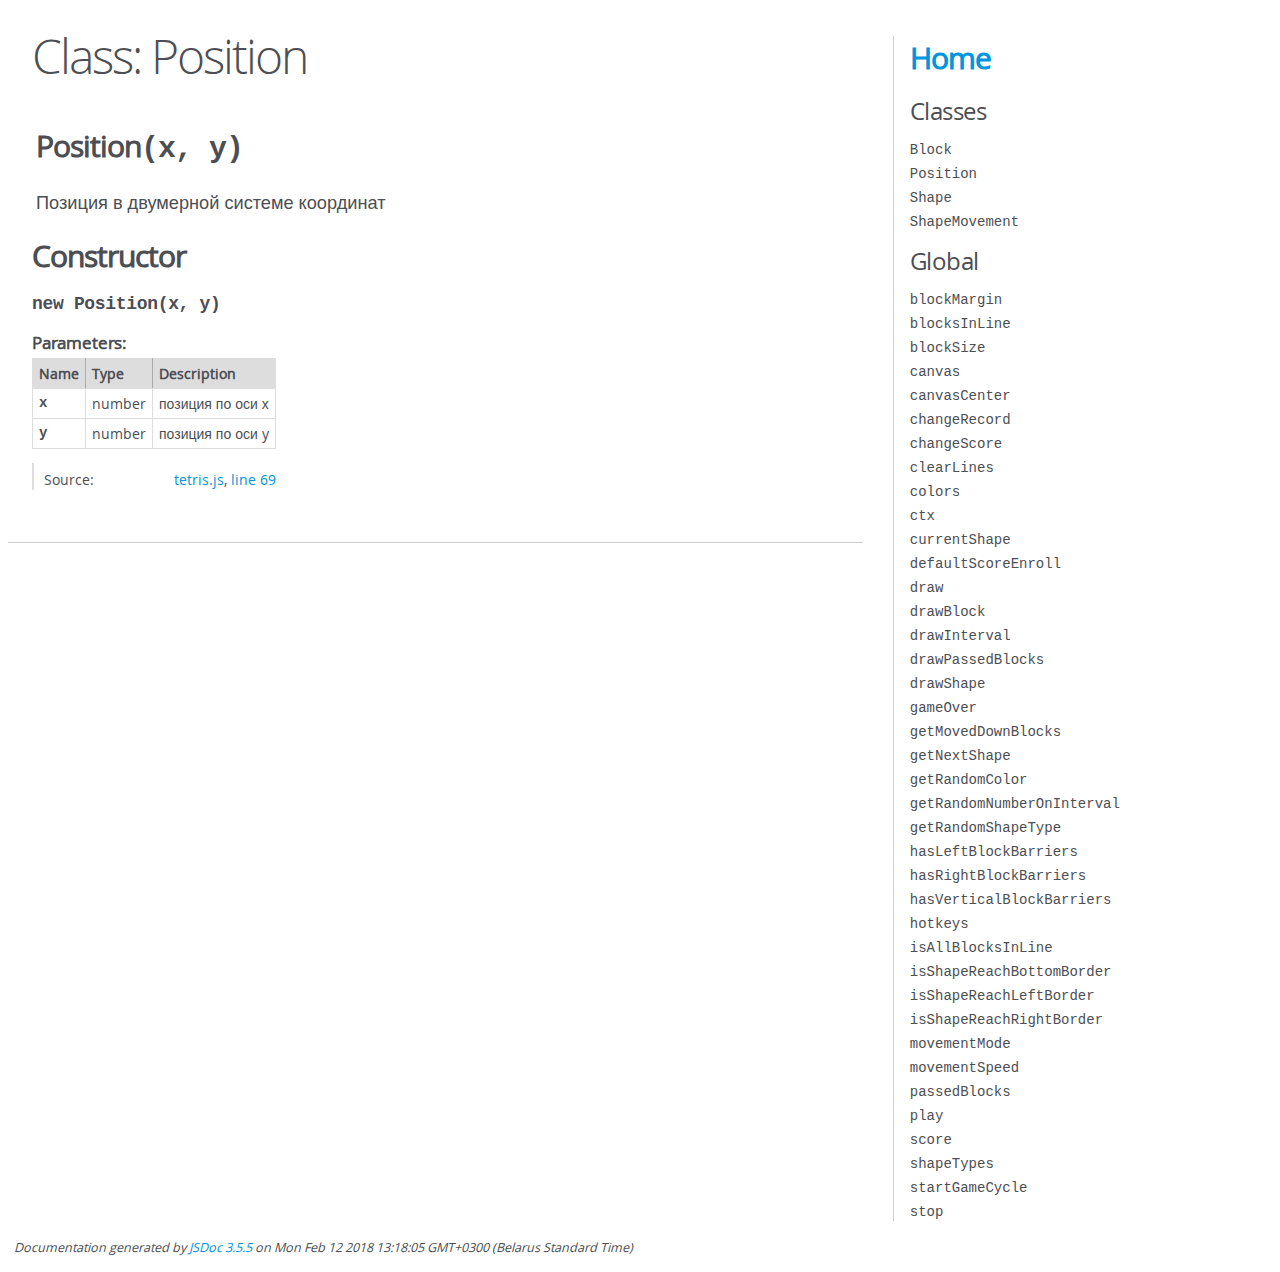
<file: out/Position.html>
<!DOCTYPE html>
<html lang="en">
<head>
    <meta charset="utf-8">
    <title>JSDoc: Class: Position</title>

    <script src="scripts/prettify/prettify.js"> </script>
    <script src="scripts/prettify/lang-css.js"> </script>
    <!--[if lt IE 9]>
      <script src="//html5shiv.googlecode.com/svn/trunk/html5.js"></script>
    <![endif]-->
    <link type="text/css" rel="stylesheet" href="styles/prettify-tomorrow.css">
    <link type="text/css" rel="stylesheet" href="styles/jsdoc-default.css">
</head>

<body>

<div id="main">

    <h1 class="page-title">Class: Position</h1>

    




<section>

<header>
    
        <h2><span class="attribs"><span class="type-signature"></span></span>Position<span class="signature">(x, y)</span><span class="type-signature"></span></h2>
        
            <div class="class-description">Позиция в двумерной системе координат</div>
        
    
</header>

<article>
    <div class="container-overview">
    
        

    
    <h2>Constructor</h2>
    

    
    <h4 class="name" id="Position"><span class="type-signature"></span>new Position<span class="signature">(x, y)</span><span class="type-signature"></span></h4>
    

    











    <h5>Parameters:</h5>
    

<table class="params">
    <thead>
    <tr>
        
        <th>Name</th>
        

        <th>Type</th>

        

        

        <th class="last">Description</th>
    </tr>
    </thead>

    <tbody>
    

        <tr>
            
                <td class="name"><code>x</code></td>
            

            <td class="type">
            
                
<span class="param-type">number</span>


            
            </td>

            

            

            <td class="description last">позиция по оси х</td>
        </tr>

    

        <tr>
            
                <td class="name"><code>y</code></td>
            

            <td class="type">
            
                
<span class="param-type">number</span>


            
            </td>

            

            

            <td class="description last">позиция по оси y</td>
        </tr>

    
    </tbody>
</table>






<dl class="details">

    

    

    

    

    

    

    

    

    

    

    

    

    
    <dt class="tag-source">Source:</dt>
    <dd class="tag-source"><ul class="dummy"><li>
        <a href="tetris.js.html">tetris.js</a>, <a href="tetris.js.html#line69">line 69</a>
    </li></ul></dd>
    

    

    

    
</dl>


















    
    </div>

    

    

    

    

    

    

    

    

    

    
</article>

</section>




</div>

<nav>
    <h2><a href="index.html">Home</a></h2><h3>Classes</h3><ul><li><a href="Block.html">Block</a></li><li><a href="Position.html">Position</a></li><li><a href="Shape.html">Shape</a></li><li><a href="ShapeMovement.html">ShapeMovement</a></li></ul><h3>Global</h3><ul><li><a href="global.html#blockMargin">blockMargin</a></li><li><a href="global.html#blocksInLine">blocksInLine</a></li><li><a href="global.html#blockSize">blockSize</a></li><li><a href="global.html#canvas">canvas</a></li><li><a href="global.html#canvasCenter">canvasCenter</a></li><li><a href="global.html#changeRecord">changeRecord</a></li><li><a href="global.html#changeScore">changeScore</a></li><li><a href="global.html#clearLines">clearLines</a></li><li><a href="global.html#colors">colors</a></li><li><a href="global.html#ctx">ctx</a></li><li><a href="global.html#currentShape">currentShape</a></li><li><a href="global.html#defaultScoreEnroll">defaultScoreEnroll</a></li><li><a href="global.html#draw">draw</a></li><li><a href="global.html#drawBlock">drawBlock</a></li><li><a href="global.html#drawInterval">drawInterval</a></li><li><a href="global.html#drawPassedBlocks">drawPassedBlocks</a></li><li><a href="global.html#drawShape">drawShape</a></li><li><a href="global.html#gameOver">gameOver</a></li><li><a href="global.html#getMovedDownBlocks">getMovedDownBlocks</a></li><li><a href="global.html#getNextShape">getNextShape</a></li><li><a href="global.html#getRandomColor">getRandomColor</a></li><li><a href="global.html#getRandomNumberOnInterval">getRandomNumberOnInterval</a></li><li><a href="global.html#getRandomShapeType">getRandomShapeType</a></li><li><a href="global.html#hasLeftBlockBarriers">hasLeftBlockBarriers</a></li><li><a href="global.html#hasRightBlockBarriers">hasRightBlockBarriers</a></li><li><a href="global.html#hasVerticalBlockBarriers">hasVerticalBlockBarriers</a></li><li><a href="global.html#hotkeys">hotkeys</a></li><li><a href="global.html#isAllBlocksInLine">isAllBlocksInLine</a></li><li><a href="global.html#isShapeReachBottomBorder">isShapeReachBottomBorder</a></li><li><a href="global.html#isShapeReachLeftBorder">isShapeReachLeftBorder</a></li><li><a href="global.html#isShapeReachRightBorder">isShapeReachRightBorder</a></li><li><a href="global.html#movementMode">movementMode</a></li><li><a href="global.html#movementSpeed">movementSpeed</a></li><li><a href="global.html#passedBlocks">passedBlocks</a></li><li><a href="global.html#play">play</a></li><li><a href="global.html#score">score</a></li><li><a href="global.html#shapeTypes">shapeTypes</a></li><li><a href="global.html#startGameCycle">startGameCycle</a></li><li><a href="global.html#stop">stop</a></li></ul>
</nav>

<br class="clear">

<footer>
    Documentation generated by <a href="https://github.com/jsdoc3/jsdoc">JSDoc 3.5.5</a> on Mon Feb 12 2018 13:18:05 GMT+0300 (Belarus Standard Time)
</footer>

<script> prettyPrint(); </script>
<script src="scripts/linenumber.js"> </script>
</body>
</html>
</file>
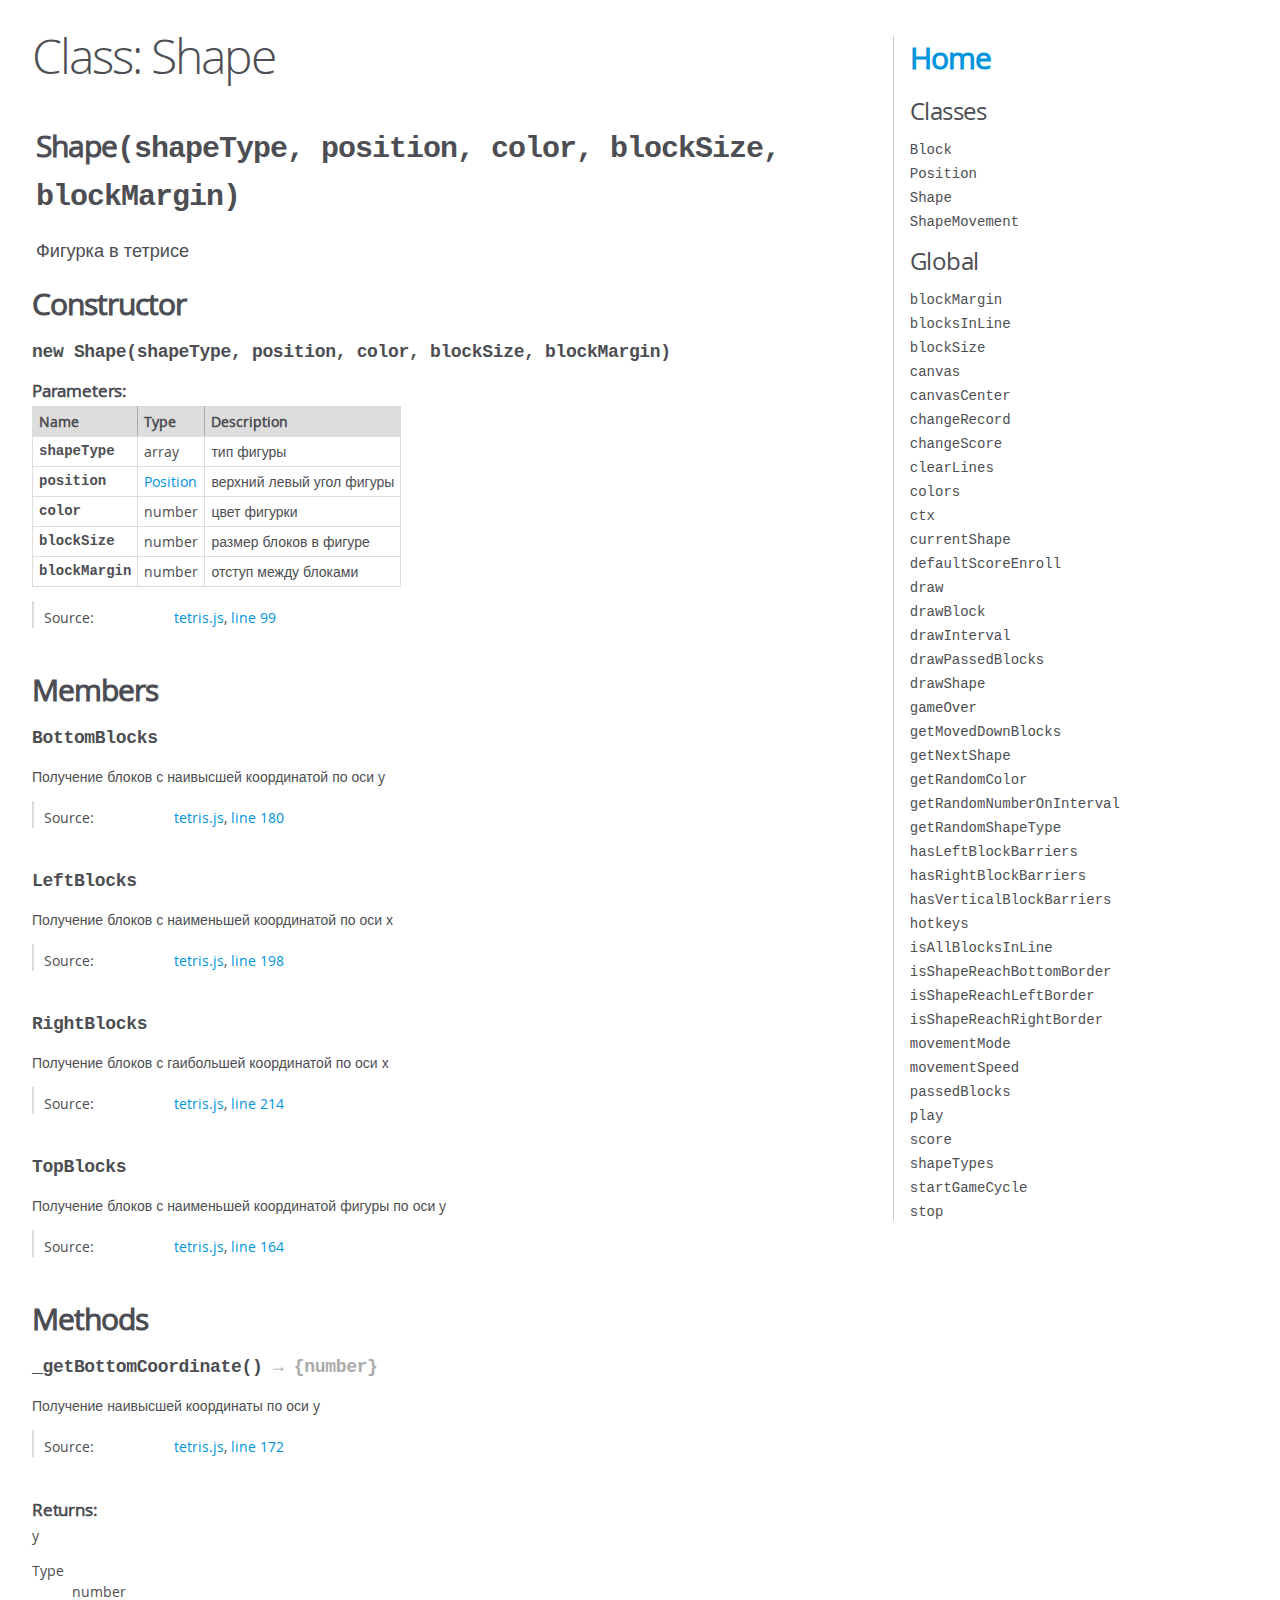
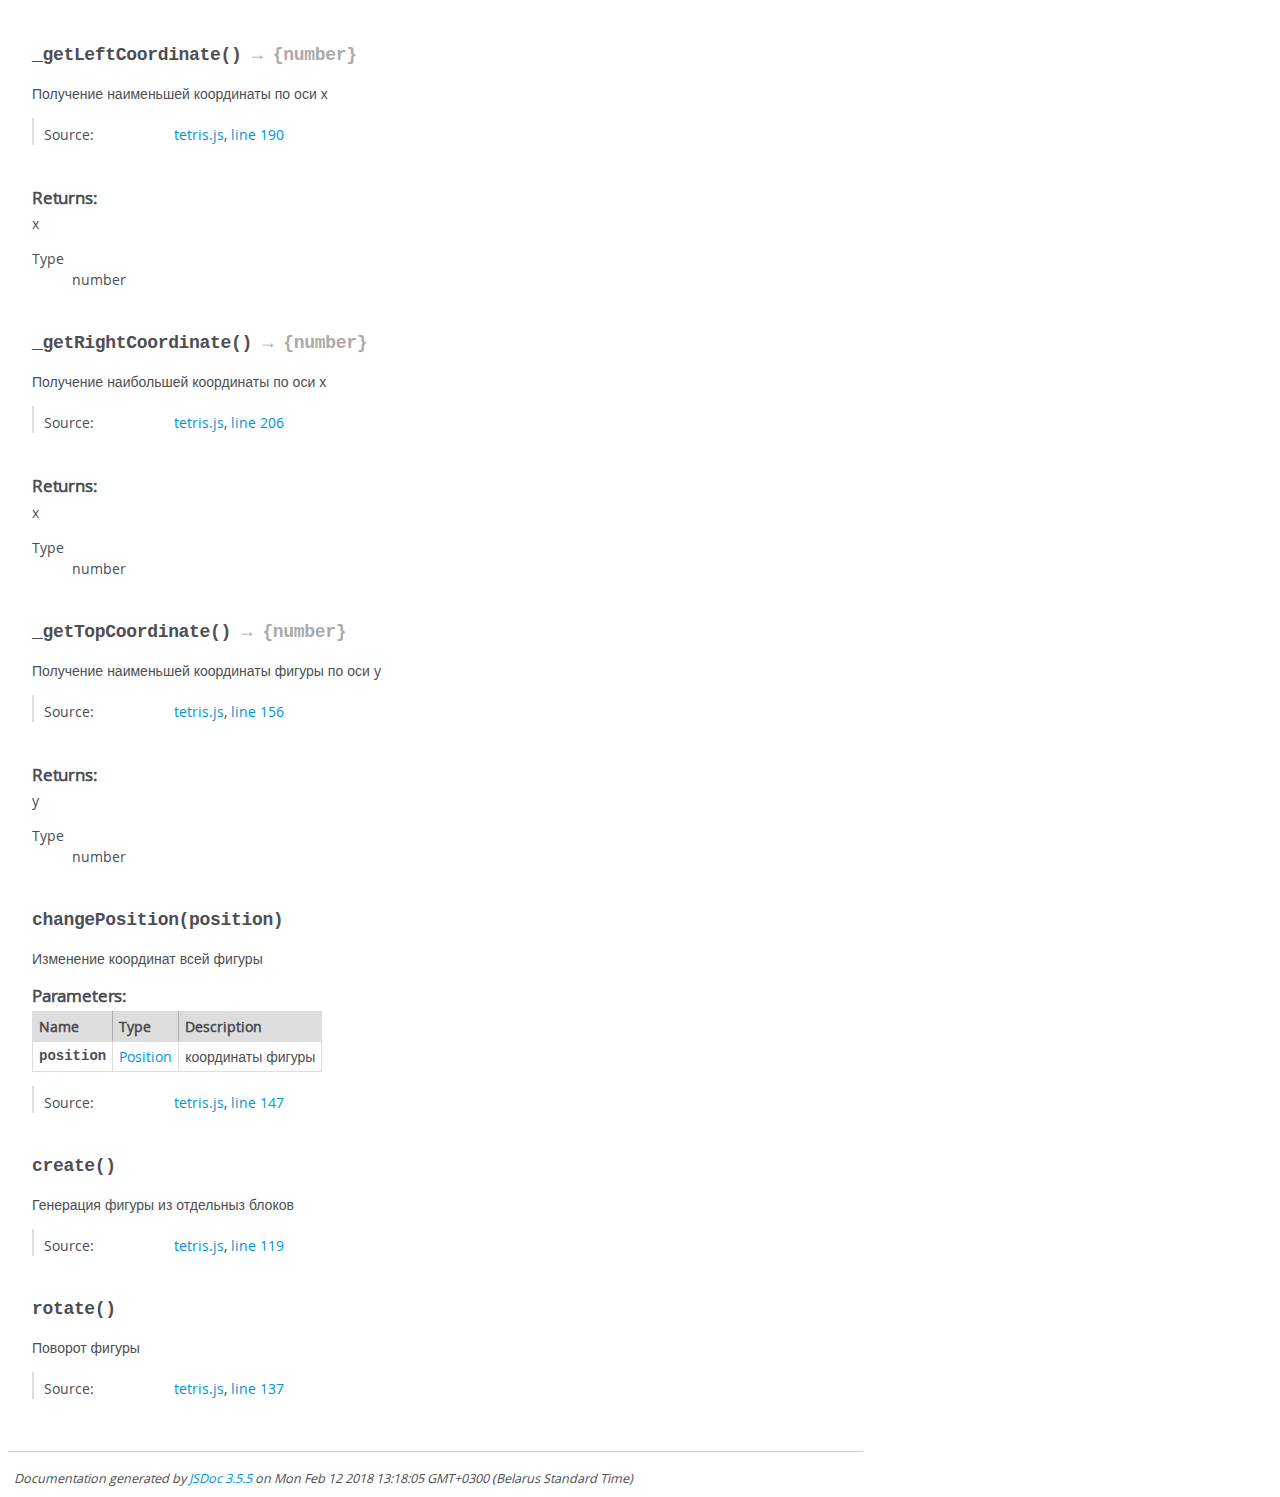
<file: out/Shape.html>
<!DOCTYPE html>
<html lang="en">
<head>
    <meta charset="utf-8">
    <title>JSDoc: Class: Shape</title>

    <script src="scripts/prettify/prettify.js"> </script>
    <script src="scripts/prettify/lang-css.js"> </script>
    <!--[if lt IE 9]>
      <script src="//html5shiv.googlecode.com/svn/trunk/html5.js"></script>
    <![endif]-->
    <link type="text/css" rel="stylesheet" href="styles/prettify-tomorrow.css">
    <link type="text/css" rel="stylesheet" href="styles/jsdoc-default.css">
</head>

<body>

<div id="main">

    <h1 class="page-title">Class: Shape</h1>

    




<section>

<header>
    
        <h2><span class="attribs"><span class="type-signature"></span></span>Shape<span class="signature">(shapeType, position, color, blockSize, blockMargin)</span><span class="type-signature"></span></h2>
        
            <div class="class-description">Фигурка в тетрисе</div>
        
    
</header>

<article>
    <div class="container-overview">
    
        

    
    <h2>Constructor</h2>
    

    
    <h4 class="name" id="Shape"><span class="type-signature"></span>new Shape<span class="signature">(shapeType, position, color, blockSize, blockMargin)</span><span class="type-signature"></span></h4>
    

    











    <h5>Parameters:</h5>
    

<table class="params">
    <thead>
    <tr>
        
        <th>Name</th>
        

        <th>Type</th>

        

        

        <th class="last">Description</th>
    </tr>
    </thead>

    <tbody>
    

        <tr>
            
                <td class="name"><code>shapeType</code></td>
            

            <td class="type">
            
                
<span class="param-type">array</span>


            
            </td>

            

            

            <td class="description last">тип фигуры</td>
        </tr>

    

        <tr>
            
                <td class="name"><code>position</code></td>
            

            <td class="type">
            
                
<span class="param-type"><a href="Position.html">Position</a></span>


            
            </td>

            

            

            <td class="description last">верхний левый угол фигуры</td>
        </tr>

    

        <tr>
            
                <td class="name"><code>color</code></td>
            

            <td class="type">
            
                
<span class="param-type">number</span>


            
            </td>

            

            

            <td class="description last">цвет фигурки</td>
        </tr>

    

        <tr>
            
                <td class="name"><code>blockSize</code></td>
            

            <td class="type">
            
                
<span class="param-type">number</span>


            
            </td>

            

            

            <td class="description last">размер блоков в фигуре</td>
        </tr>

    

        <tr>
            
                <td class="name"><code>blockMargin</code></td>
            

            <td class="type">
            
                
<span class="param-type">number</span>


            
            </td>

            

            

            <td class="description last">отступ между блоками</td>
        </tr>

    
    </tbody>
</table>






<dl class="details">

    

    

    

    

    

    

    

    

    

    

    

    

    
    <dt class="tag-source">Source:</dt>
    <dd class="tag-source"><ul class="dummy"><li>
        <a href="tetris.js.html">tetris.js</a>, <a href="tetris.js.html#line99">line 99</a>
    </li></ul></dd>
    

    

    

    
</dl>


















    
    </div>

    

    

    

    

    

    

    
        <h3 class="subsection-title">Members</h3>

        
            
<h4 class="name" id="BottomBlocks"><span class="type-signature"></span>BottomBlocks<span class="type-signature"></span></h4>




<div class="description">
    Получение блоков с наивысшей координатой по оси y
</div>







<dl class="details">

    

    

    

    

    

    

    

    

    

    

    

    

    
    <dt class="tag-source">Source:</dt>
    <dd class="tag-source"><ul class="dummy"><li>
        <a href="tetris.js.html">tetris.js</a>, <a href="tetris.js.html#line180">line 180</a>
    </li></ul></dd>
    

    

    

    
</dl>






        
            
<h4 class="name" id="LeftBlocks"><span class="type-signature"></span>LeftBlocks<span class="type-signature"></span></h4>




<div class="description">
    Получение блоков с наименьшей координатой по оси х
</div>







<dl class="details">

    

    

    

    

    

    

    

    

    

    

    

    

    
    <dt class="tag-source">Source:</dt>
    <dd class="tag-source"><ul class="dummy"><li>
        <a href="tetris.js.html">tetris.js</a>, <a href="tetris.js.html#line198">line 198</a>
    </li></ul></dd>
    

    

    

    
</dl>






        
            
<h4 class="name" id="RightBlocks"><span class="type-signature"></span>RightBlocks<span class="type-signature"></span></h4>




<div class="description">
    Получение блоков с гаибольшей координатой по оси х
</div>







<dl class="details">

    

    

    

    

    

    

    

    

    

    

    

    

    
    <dt class="tag-source">Source:</dt>
    <dd class="tag-source"><ul class="dummy"><li>
        <a href="tetris.js.html">tetris.js</a>, <a href="tetris.js.html#line214">line 214</a>
    </li></ul></dd>
    

    

    

    
</dl>






        
            
<h4 class="name" id="TopBlocks"><span class="type-signature"></span>TopBlocks<span class="type-signature"></span></h4>




<div class="description">
    Получение блоков с наименьшей координатой фигуры по оси y
</div>







<dl class="details">

    

    

    

    

    

    

    

    

    

    

    

    

    
    <dt class="tag-source">Source:</dt>
    <dd class="tag-source"><ul class="dummy"><li>
        <a href="tetris.js.html">tetris.js</a>, <a href="tetris.js.html#line164">line 164</a>
    </li></ul></dd>
    

    

    

    
</dl>






        
    

    
        <h3 class="subsection-title">Methods</h3>

        
            

    

    
    <h4 class="name" id="_getBottomCoordinate"><span class="type-signature"></span>_getBottomCoordinate<span class="signature">()</span><span class="type-signature"> &rarr; {number}</span></h4>
    

    



<div class="description">
    Получение наивысшей координаты по оси y
</div>













<dl class="details">

    

    

    

    

    

    

    

    

    

    

    

    

    
    <dt class="tag-source">Source:</dt>
    <dd class="tag-source"><ul class="dummy"><li>
        <a href="tetris.js.html">tetris.js</a>, <a href="tetris.js.html#line172">line 172</a>
    </li></ul></dd>
    

    

    

    
</dl>













<h5>Returns:</h5>

        
<div class="param-desc">
    y
</div>



<dl>
    <dt>
        Type
    </dt>
    <dd>
        
<span class="param-type">number</span>


    </dd>
</dl>

    





        
            

    

    
    <h4 class="name" id="_getLeftCoordinate"><span class="type-signature"></span>_getLeftCoordinate<span class="signature">()</span><span class="type-signature"> &rarr; {number}</span></h4>
    

    



<div class="description">
    Получение наименьшей координаты по оси х
</div>













<dl class="details">

    

    

    

    

    

    

    

    

    

    

    

    

    
    <dt class="tag-source">Source:</dt>
    <dd class="tag-source"><ul class="dummy"><li>
        <a href="tetris.js.html">tetris.js</a>, <a href="tetris.js.html#line190">line 190</a>
    </li></ul></dd>
    

    

    

    
</dl>













<h5>Returns:</h5>

        
<div class="param-desc">
    x
</div>



<dl>
    <dt>
        Type
    </dt>
    <dd>
        
<span class="param-type">number</span>


    </dd>
</dl>

    





        
            

    

    
    <h4 class="name" id="_getRightCoordinate"><span class="type-signature"></span>_getRightCoordinate<span class="signature">()</span><span class="type-signature"> &rarr; {number}</span></h4>
    

    



<div class="description">
    Получение наибольшей координаты по оси х
</div>













<dl class="details">

    

    

    

    

    

    

    

    

    

    

    

    

    
    <dt class="tag-source">Source:</dt>
    <dd class="tag-source"><ul class="dummy"><li>
        <a href="tetris.js.html">tetris.js</a>, <a href="tetris.js.html#line206">line 206</a>
    </li></ul></dd>
    

    

    

    
</dl>













<h5>Returns:</h5>

        
<div class="param-desc">
    x
</div>



<dl>
    <dt>
        Type
    </dt>
    <dd>
        
<span class="param-type">number</span>


    </dd>
</dl>

    





        
            

    

    
    <h4 class="name" id="_getTopCoordinate"><span class="type-signature"></span>_getTopCoordinate<span class="signature">()</span><span class="type-signature"> &rarr; {number}</span></h4>
    

    



<div class="description">
    Получение наименьшей координаты фигуры по оси y
</div>













<dl class="details">

    

    

    

    

    

    

    

    

    

    

    

    

    
    <dt class="tag-source">Source:</dt>
    <dd class="tag-source"><ul class="dummy"><li>
        <a href="tetris.js.html">tetris.js</a>, <a href="tetris.js.html#line156">line 156</a>
    </li></ul></dd>
    

    

    

    
</dl>













<h5>Returns:</h5>

        
<div class="param-desc">
    y
</div>



<dl>
    <dt>
        Type
    </dt>
    <dd>
        
<span class="param-type">number</span>


    </dd>
</dl>

    





        
            

    

    
    <h4 class="name" id="changePosition"><span class="type-signature"></span>changePosition<span class="signature">(position)</span><span class="type-signature"></span></h4>
    

    



<div class="description">
    Изменение координат всей фигуры
</div>









    <h5>Parameters:</h5>
    

<table class="params">
    <thead>
    <tr>
        
        <th>Name</th>
        

        <th>Type</th>

        

        

        <th class="last">Description</th>
    </tr>
    </thead>

    <tbody>
    

        <tr>
            
                <td class="name"><code>position</code></td>
            

            <td class="type">
            
                
<span class="param-type"><a href="Position.html">Position</a></span>


            
            </td>

            

            

            <td class="description last">координаты фигуры</td>
        </tr>

    
    </tbody>
</table>






<dl class="details">

    

    

    

    

    

    

    

    

    

    

    

    

    
    <dt class="tag-source">Source:</dt>
    <dd class="tag-source"><ul class="dummy"><li>
        <a href="tetris.js.html">tetris.js</a>, <a href="tetris.js.html#line147">line 147</a>
    </li></ul></dd>
    

    

    

    
</dl>


















        
            

    

    
    <h4 class="name" id="create"><span class="type-signature"></span>create<span class="signature">()</span><span class="type-signature"></span></h4>
    

    



<div class="description">
    Генерация фигуры из отдельныз блоков
</div>













<dl class="details">

    

    

    

    

    

    

    

    

    

    

    

    

    
    <dt class="tag-source">Source:</dt>
    <dd class="tag-source"><ul class="dummy"><li>
        <a href="tetris.js.html">tetris.js</a>, <a href="tetris.js.html#line119">line 119</a>
    </li></ul></dd>
    

    

    

    
</dl>


















        
            

    

    
    <h4 class="name" id="rotate"><span class="type-signature"></span>rotate<span class="signature">()</span><span class="type-signature"></span></h4>
    

    



<div class="description">
    Поворот фигуры
</div>













<dl class="details">

    

    

    

    

    

    

    

    

    

    

    

    

    
    <dt class="tag-source">Source:</dt>
    <dd class="tag-source"><ul class="dummy"><li>
        <a href="tetris.js.html">tetris.js</a>, <a href="tetris.js.html#line137">line 137</a>
    </li></ul></dd>
    

    

    

    
</dl>


















        
    

    

    
</article>

</section>




</div>

<nav>
    <h2><a href="index.html">Home</a></h2><h3>Classes</h3><ul><li><a href="Block.html">Block</a></li><li><a href="Position.html">Position</a></li><li><a href="Shape.html">Shape</a></li><li><a href="ShapeMovement.html">ShapeMovement</a></li></ul><h3>Global</h3><ul><li><a href="global.html#blockMargin">blockMargin</a></li><li><a href="global.html#blocksInLine">blocksInLine</a></li><li><a href="global.html#blockSize">blockSize</a></li><li><a href="global.html#canvas">canvas</a></li><li><a href="global.html#canvasCenter">canvasCenter</a></li><li><a href="global.html#changeRecord">changeRecord</a></li><li><a href="global.html#changeScore">changeScore</a></li><li><a href="global.html#clearLines">clearLines</a></li><li><a href="global.html#colors">colors</a></li><li><a href="global.html#ctx">ctx</a></li><li><a href="global.html#currentShape">currentShape</a></li><li><a href="global.html#defaultScoreEnroll">defaultScoreEnroll</a></li><li><a href="global.html#draw">draw</a></li><li><a href="global.html#drawBlock">drawBlock</a></li><li><a href="global.html#drawInterval">drawInterval</a></li><li><a href="global.html#drawPassedBlocks">drawPassedBlocks</a></li><li><a href="global.html#drawShape">drawShape</a></li><li><a href="global.html#gameOver">gameOver</a></li><li><a href="global.html#getMovedDownBlocks">getMovedDownBlocks</a></li><li><a href="global.html#getNextShape">getNextShape</a></li><li><a href="global.html#getRandomColor">getRandomColor</a></li><li><a href="global.html#getRandomNumberOnInterval">getRandomNumberOnInterval</a></li><li><a href="global.html#getRandomShapeType">getRandomShapeType</a></li><li><a href="global.html#hasLeftBlockBarriers">hasLeftBlockBarriers</a></li><li><a href="global.html#hasRightBlockBarriers">hasRightBlockBarriers</a></li><li><a href="global.html#hasVerticalBlockBarriers">hasVerticalBlockBarriers</a></li><li><a href="global.html#hotkeys">hotkeys</a></li><li><a href="global.html#isAllBlocksInLine">isAllBlocksInLine</a></li><li><a href="global.html#isShapeReachBottomBorder">isShapeReachBottomBorder</a></li><li><a href="global.html#isShapeReachLeftBorder">isShapeReachLeftBorder</a></li><li><a href="global.html#isShapeReachRightBorder">isShapeReachRightBorder</a></li><li><a href="global.html#movementMode">movementMode</a></li><li><a href="global.html#movementSpeed">movementSpeed</a></li><li><a href="global.html#passedBlocks">passedBlocks</a></li><li><a href="global.html#play">play</a></li><li><a href="global.html#score">score</a></li><li><a href="global.html#shapeTypes">shapeTypes</a></li><li><a href="global.html#startGameCycle">startGameCycle</a></li><li><a href="global.html#stop">stop</a></li></ul>
</nav>

<br class="clear">

<footer>
    Documentation generated by <a href="https://github.com/jsdoc3/jsdoc">JSDoc 3.5.5</a> on Mon Feb 12 2018 13:18:05 GMT+0300 (Belarus Standard Time)
</footer>

<script> prettyPrint(); </script>
<script src="scripts/linenumber.js"> </script>
</body>
</html>
</file>
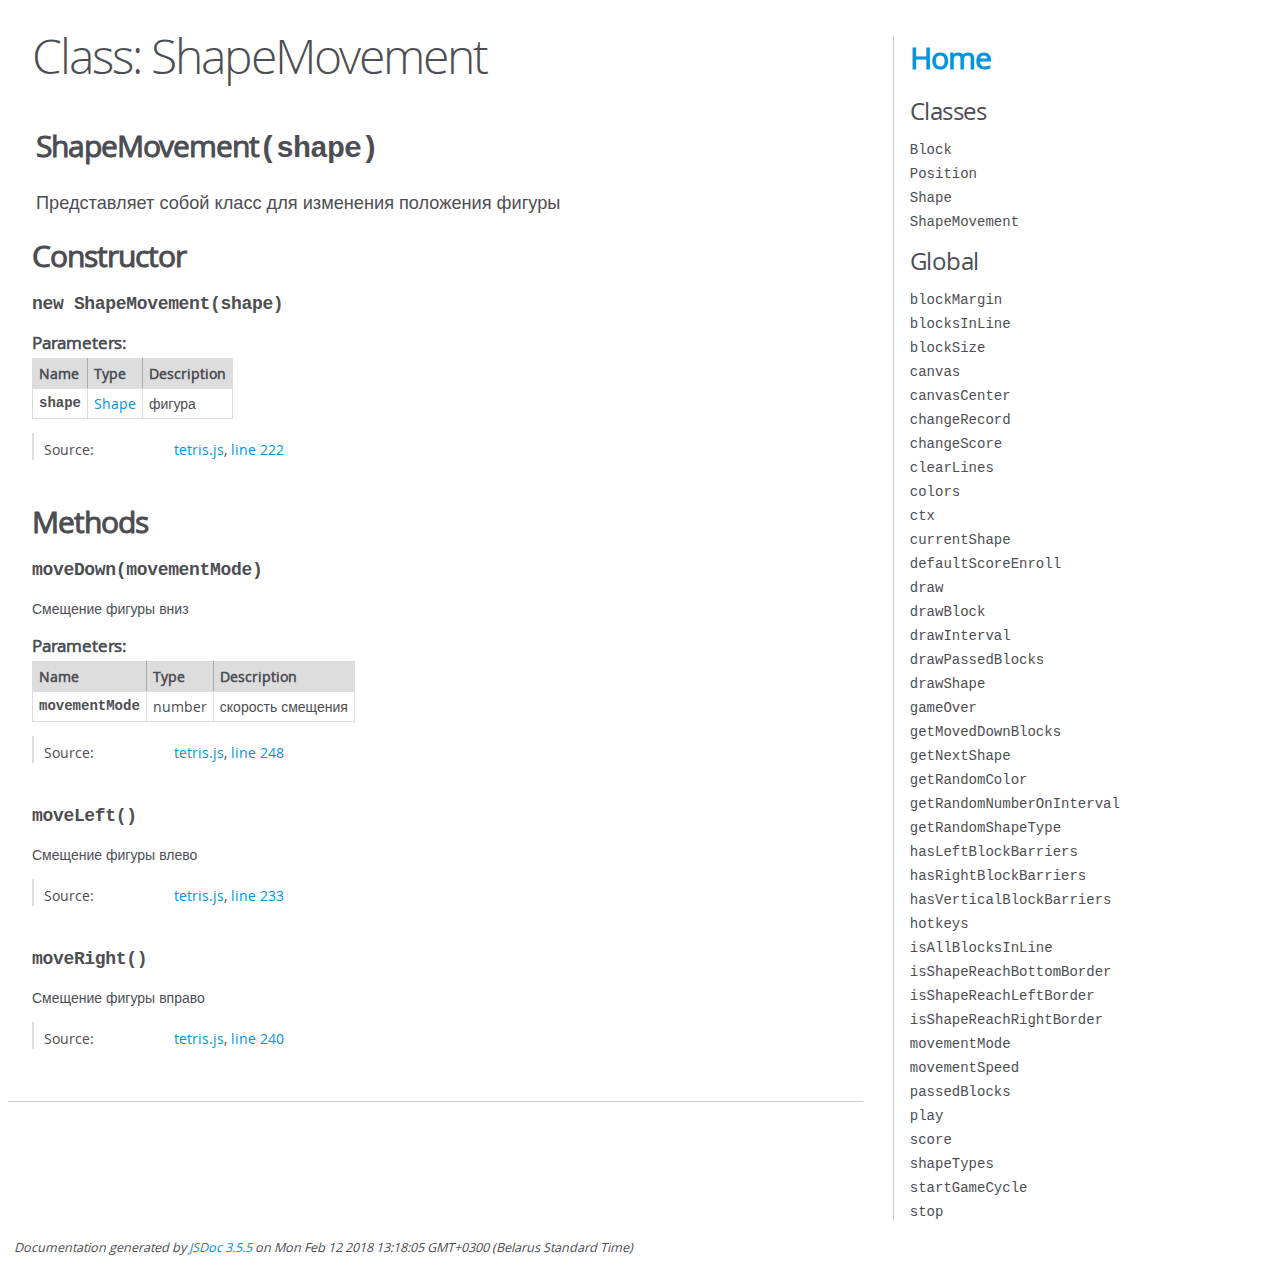
<file: out/ShapeMovement.html>
<!DOCTYPE html>
<html lang="en">
<head>
    <meta charset="utf-8">
    <title>JSDoc: Class: ShapeMovement</title>

    <script src="scripts/prettify/prettify.js"> </script>
    <script src="scripts/prettify/lang-css.js"> </script>
    <!--[if lt IE 9]>
      <script src="//html5shiv.googlecode.com/svn/trunk/html5.js"></script>
    <![endif]-->
    <link type="text/css" rel="stylesheet" href="styles/prettify-tomorrow.css">
    <link type="text/css" rel="stylesheet" href="styles/jsdoc-default.css">
</head>

<body>

<div id="main">

    <h1 class="page-title">Class: ShapeMovement</h1>

    




<section>

<header>
    
        <h2><span class="attribs"><span class="type-signature"></span></span>ShapeMovement<span class="signature">(shape)</span><span class="type-signature"></span></h2>
        
            <div class="class-description">Представляет собой класс для изменения положения фигуры</div>
        
    
</header>

<article>
    <div class="container-overview">
    
        

    
    <h2>Constructor</h2>
    

    
    <h4 class="name" id="ShapeMovement"><span class="type-signature"></span>new ShapeMovement<span class="signature">(shape)</span><span class="type-signature"></span></h4>
    

    











    <h5>Parameters:</h5>
    

<table class="params">
    <thead>
    <tr>
        
        <th>Name</th>
        

        <th>Type</th>

        

        

        <th class="last">Description</th>
    </tr>
    </thead>

    <tbody>
    

        <tr>
            
                <td class="name"><code>shape</code></td>
            

            <td class="type">
            
                
<span class="param-type"><a href="Shape.html">Shape</a></span>


            
            </td>

            

            

            <td class="description last">фигура</td>
        </tr>

    
    </tbody>
</table>






<dl class="details">

    

    

    

    

    

    

    

    

    

    

    

    

    
    <dt class="tag-source">Source:</dt>
    <dd class="tag-source"><ul class="dummy"><li>
        <a href="tetris.js.html">tetris.js</a>, <a href="tetris.js.html#line222">line 222</a>
    </li></ul></dd>
    

    

    

    
</dl>


















    
    </div>

    

    

    

    

    

    

    

    
        <h3 class="subsection-title">Methods</h3>

        
            

    

    
    <h4 class="name" id="moveDown"><span class="type-signature"></span>moveDown<span class="signature">(movementMode)</span><span class="type-signature"></span></h4>
    

    



<div class="description">
    Смещение фигуры вниз
</div>









    <h5>Parameters:</h5>
    

<table class="params">
    <thead>
    <tr>
        
        <th>Name</th>
        

        <th>Type</th>

        

        

        <th class="last">Description</th>
    </tr>
    </thead>

    <tbody>
    

        <tr>
            
                <td class="name"><code>movementMode</code></td>
            

            <td class="type">
            
                
<span class="param-type">number</span>


            
            </td>

            

            

            <td class="description last">скорость смещения</td>
        </tr>

    
    </tbody>
</table>






<dl class="details">

    

    

    

    

    

    

    

    

    

    

    

    

    
    <dt class="tag-source">Source:</dt>
    <dd class="tag-source"><ul class="dummy"><li>
        <a href="tetris.js.html">tetris.js</a>, <a href="tetris.js.html#line248">line 248</a>
    </li></ul></dd>
    

    

    

    
</dl>


















        
            

    

    
    <h4 class="name" id="moveLeft"><span class="type-signature"></span>moveLeft<span class="signature">()</span><span class="type-signature"></span></h4>
    

    



<div class="description">
    Смещение фигуры влево
</div>













<dl class="details">

    

    

    

    

    

    

    

    

    

    

    

    

    
    <dt class="tag-source">Source:</dt>
    <dd class="tag-source"><ul class="dummy"><li>
        <a href="tetris.js.html">tetris.js</a>, <a href="tetris.js.html#line233">line 233</a>
    </li></ul></dd>
    

    

    

    
</dl>


















        
            

    

    
    <h4 class="name" id="moveRight"><span class="type-signature"></span>moveRight<span class="signature">()</span><span class="type-signature"></span></h4>
    

    



<div class="description">
    Смещение фигуры вправо
</div>













<dl class="details">

    

    

    

    

    

    

    

    

    

    

    

    

    
    <dt class="tag-source">Source:</dt>
    <dd class="tag-source"><ul class="dummy"><li>
        <a href="tetris.js.html">tetris.js</a>, <a href="tetris.js.html#line240">line 240</a>
    </li></ul></dd>
    

    

    

    
</dl>


















        
    

    

    
</article>

</section>




</div>

<nav>
    <h2><a href="index.html">Home</a></h2><h3>Classes</h3><ul><li><a href="Block.html">Block</a></li><li><a href="Position.html">Position</a></li><li><a href="Shape.html">Shape</a></li><li><a href="ShapeMovement.html">ShapeMovement</a></li></ul><h3>Global</h3><ul><li><a href="global.html#blockMargin">blockMargin</a></li><li><a href="global.html#blocksInLine">blocksInLine</a></li><li><a href="global.html#blockSize">blockSize</a></li><li><a href="global.html#canvas">canvas</a></li><li><a href="global.html#canvasCenter">canvasCenter</a></li><li><a href="global.html#changeRecord">changeRecord</a></li><li><a href="global.html#changeScore">changeScore</a></li><li><a href="global.html#clearLines">clearLines</a></li><li><a href="global.html#colors">colors</a></li><li><a href="global.html#ctx">ctx</a></li><li><a href="global.html#currentShape">currentShape</a></li><li><a href="global.html#defaultScoreEnroll">defaultScoreEnroll</a></li><li><a href="global.html#draw">draw</a></li><li><a href="global.html#drawBlock">drawBlock</a></li><li><a href="global.html#drawInterval">drawInterval</a></li><li><a href="global.html#drawPassedBlocks">drawPassedBlocks</a></li><li><a href="global.html#drawShape">drawShape</a></li><li><a href="global.html#gameOver">gameOver</a></li><li><a href="global.html#getMovedDownBlocks">getMovedDownBlocks</a></li><li><a href="global.html#getNextShape">getNextShape</a></li><li><a href="global.html#getRandomColor">getRandomColor</a></li><li><a href="global.html#getRandomNumberOnInterval">getRandomNumberOnInterval</a></li><li><a href="global.html#getRandomShapeType">getRandomShapeType</a></li><li><a href="global.html#hasLeftBlockBarriers">hasLeftBlockBarriers</a></li><li><a href="global.html#hasRightBlockBarriers">hasRightBlockBarriers</a></li><li><a href="global.html#hasVerticalBlockBarriers">hasVerticalBlockBarriers</a></li><li><a href="global.html#hotkeys">hotkeys</a></li><li><a href="global.html#isAllBlocksInLine">isAllBlocksInLine</a></li><li><a href="global.html#isShapeReachBottomBorder">isShapeReachBottomBorder</a></li><li><a href="global.html#isShapeReachLeftBorder">isShapeReachLeftBorder</a></li><li><a href="global.html#isShapeReachRightBorder">isShapeReachRightBorder</a></li><li><a href="global.html#movementMode">movementMode</a></li><li><a href="global.html#movementSpeed">movementSpeed</a></li><li><a href="global.html#passedBlocks">passedBlocks</a></li><li><a href="global.html#play">play</a></li><li><a href="global.html#score">score</a></li><li><a href="global.html#shapeTypes">shapeTypes</a></li><li><a href="global.html#startGameCycle">startGameCycle</a></li><li><a href="global.html#stop">stop</a></li></ul>
</nav>

<br class="clear">

<footer>
    Documentation generated by <a href="https://github.com/jsdoc3/jsdoc">JSDoc 3.5.5</a> on Mon Feb 12 2018 13:18:05 GMT+0300 (Belarus Standard Time)
</footer>

<script> prettyPrint(); </script>
<script src="scripts/linenumber.js"> </script>
</body>
</html>
</file>
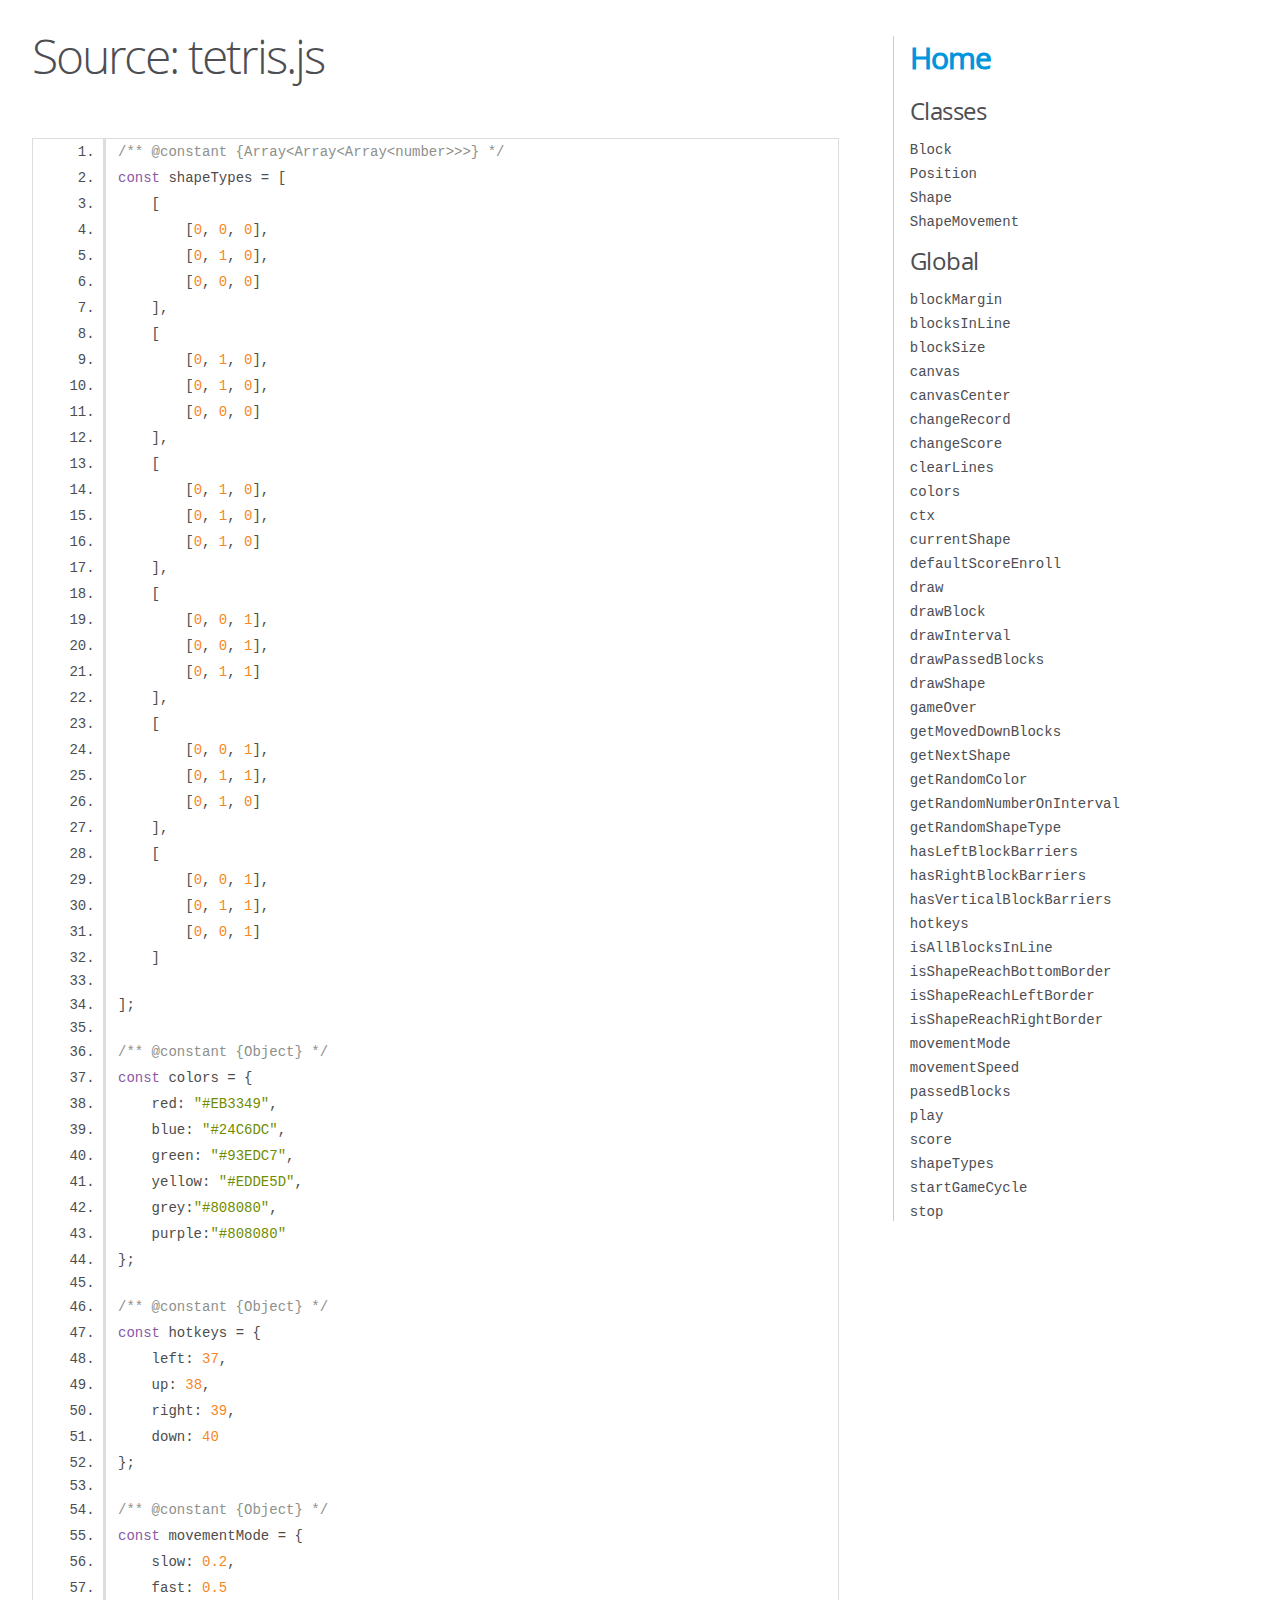
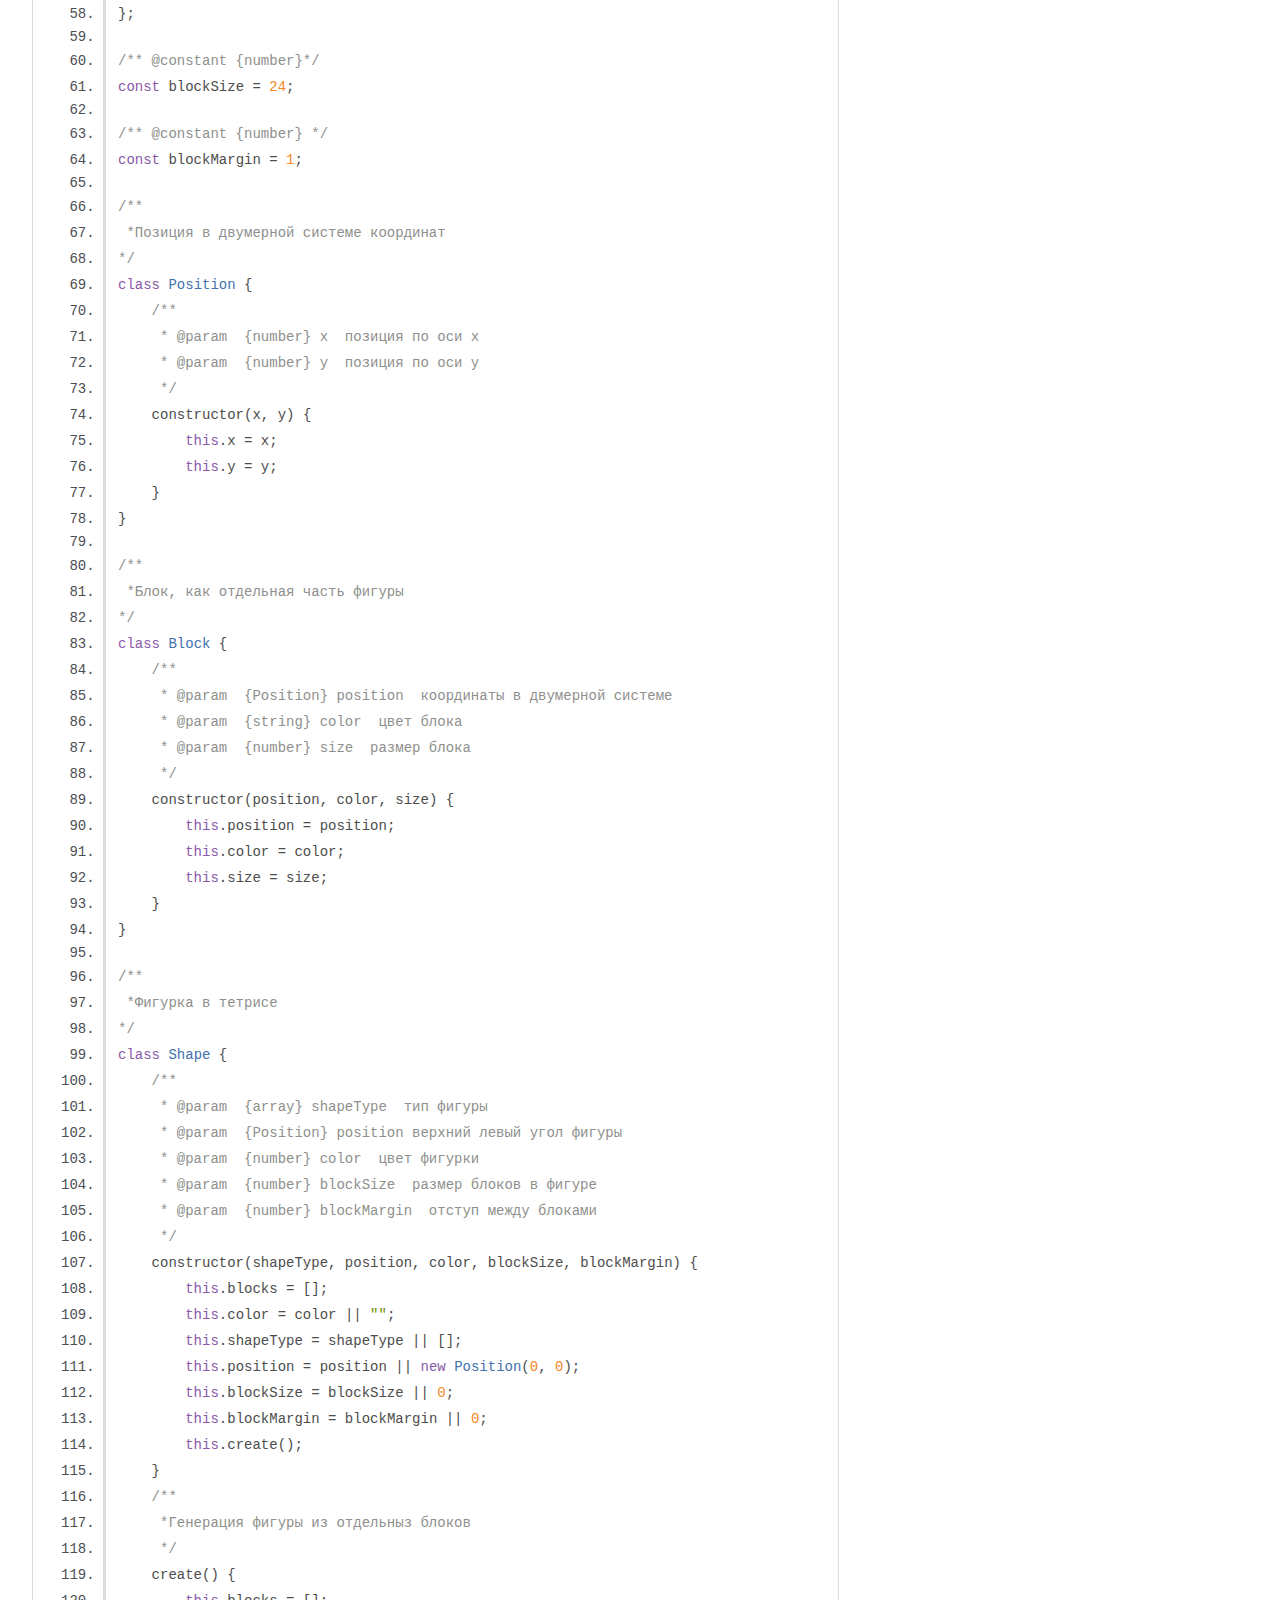
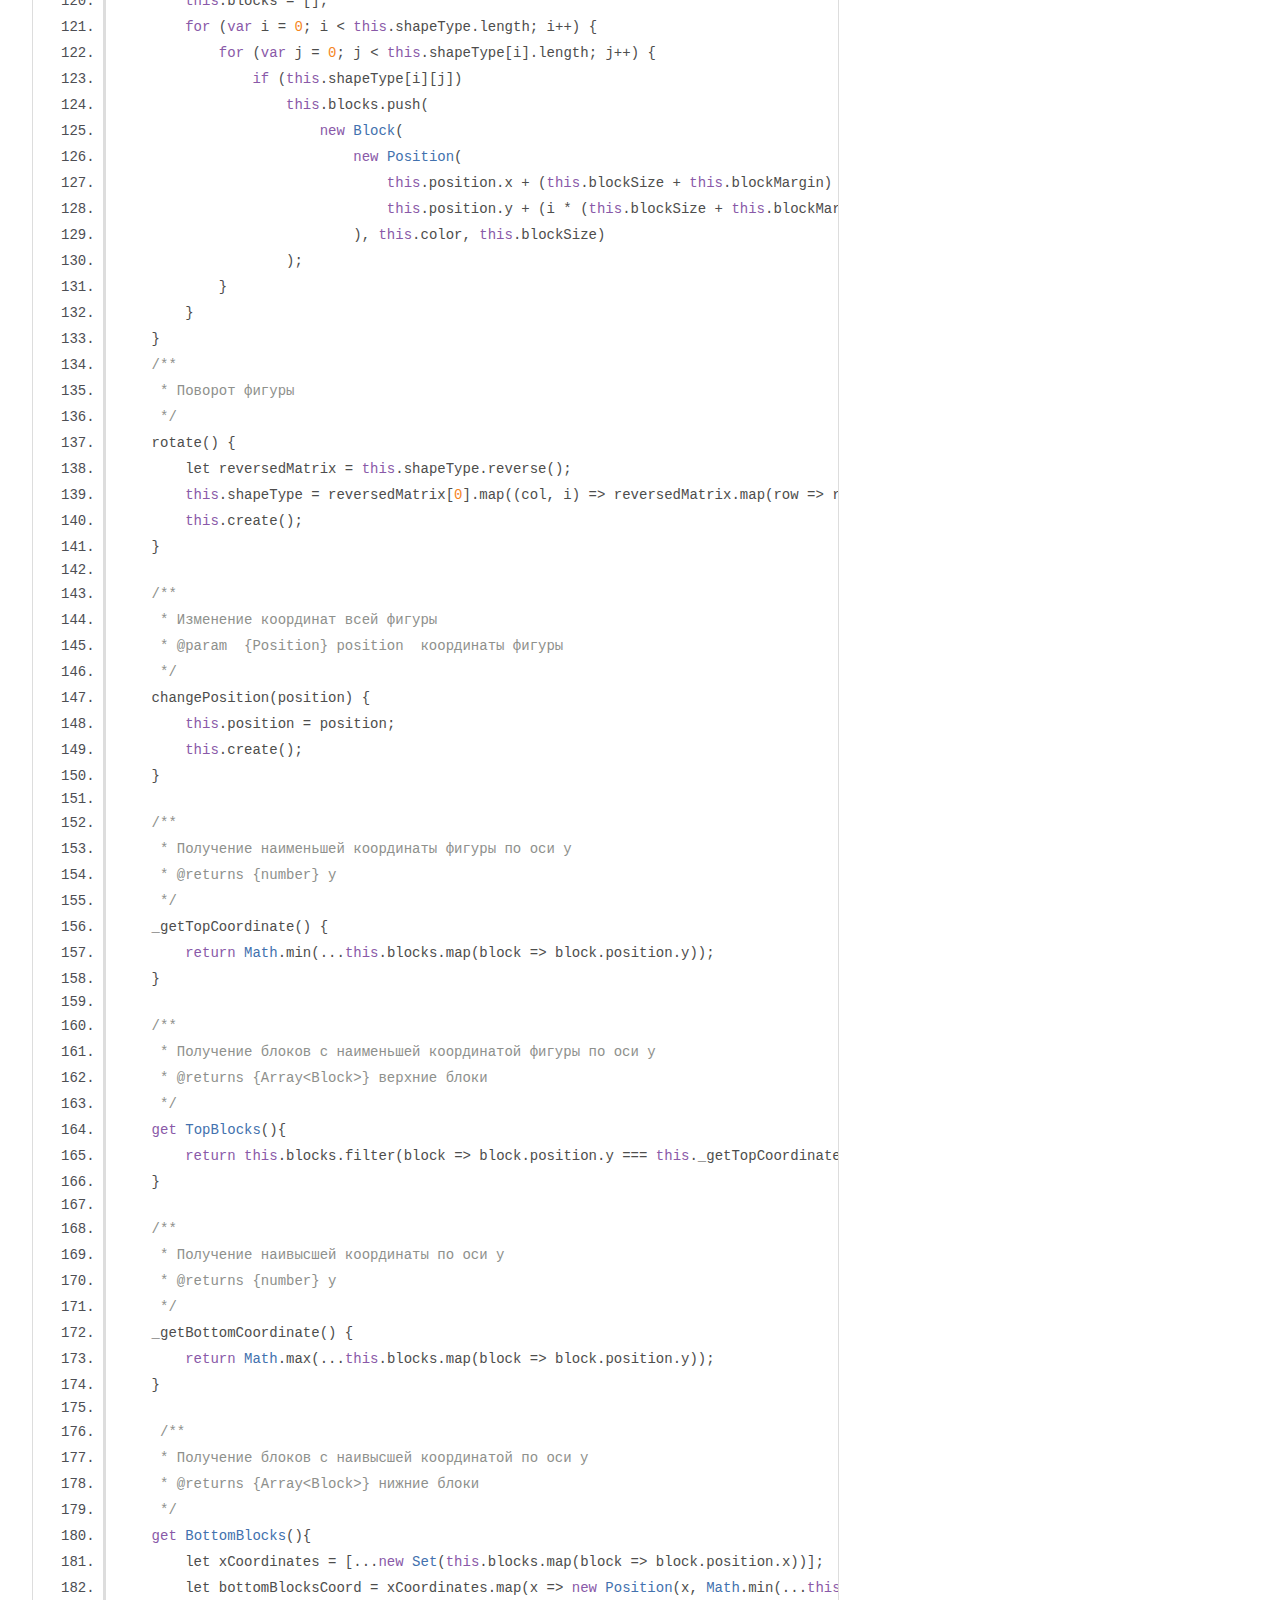
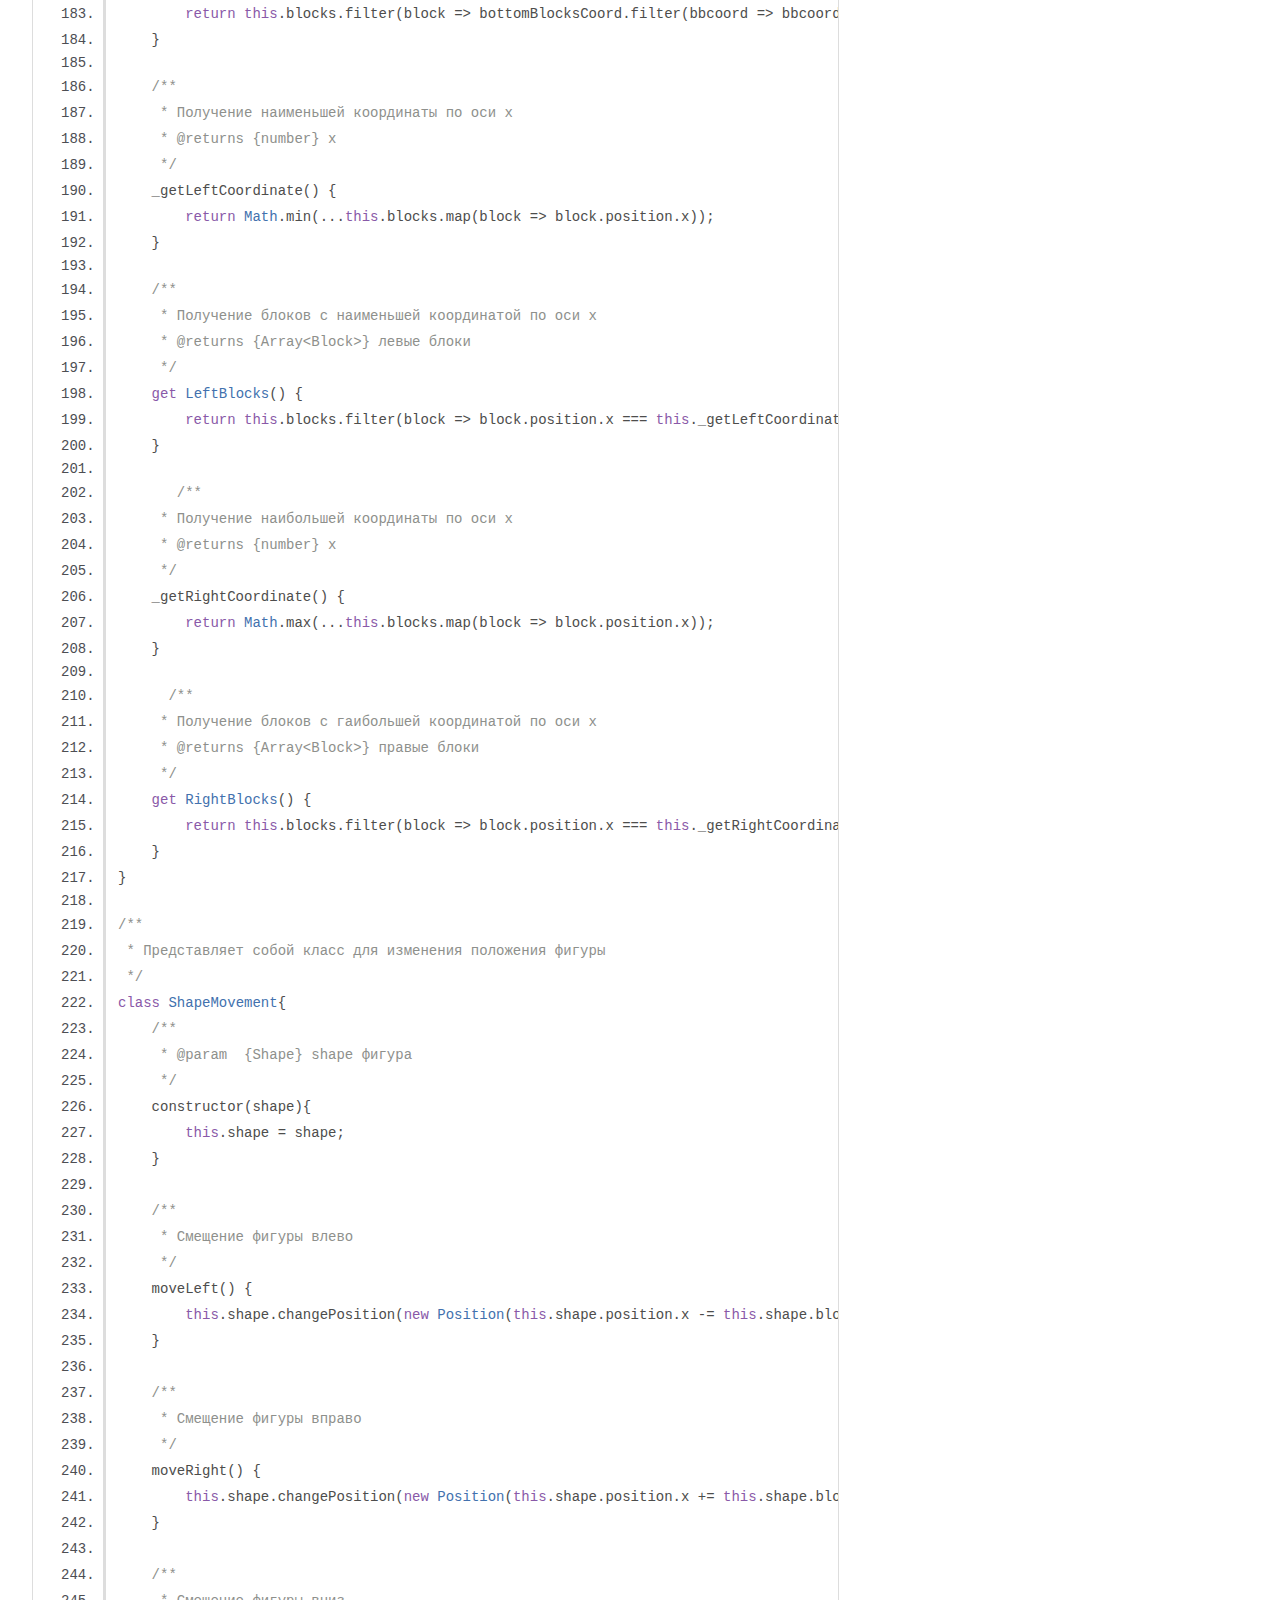
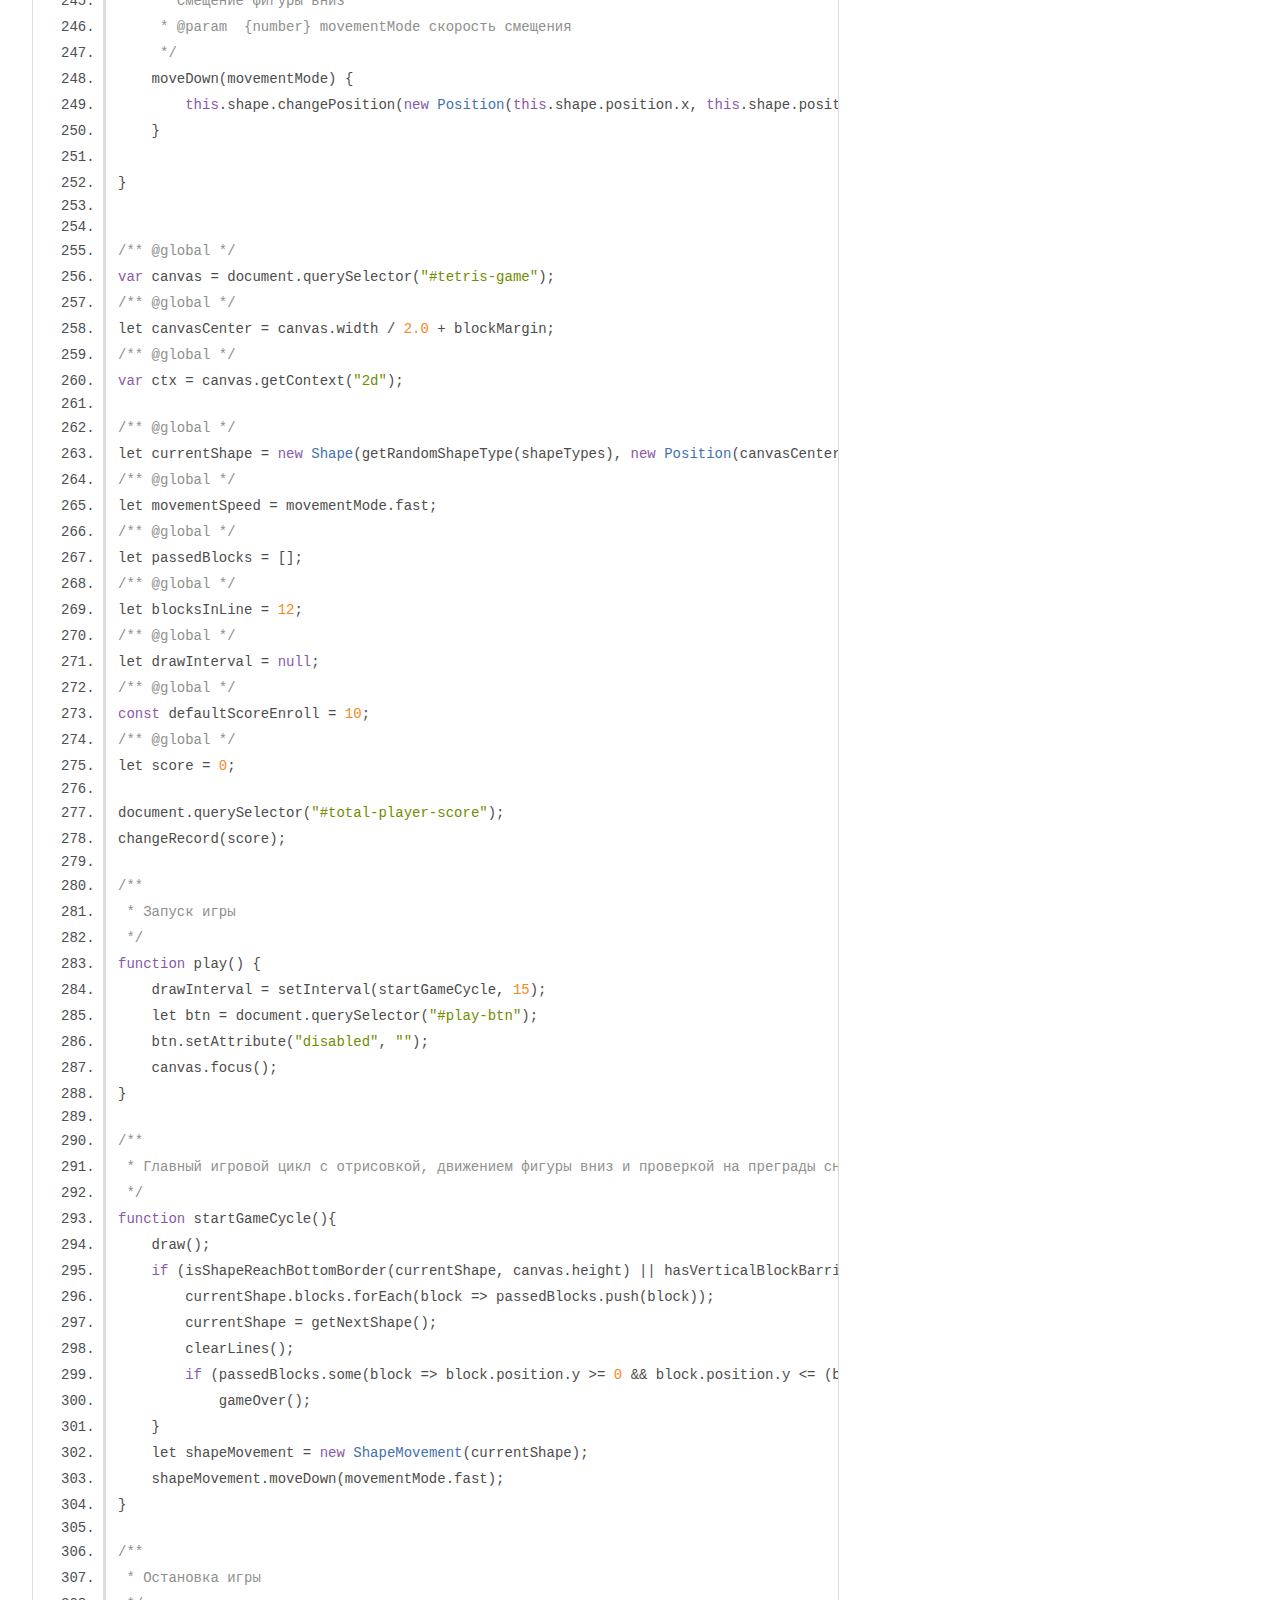
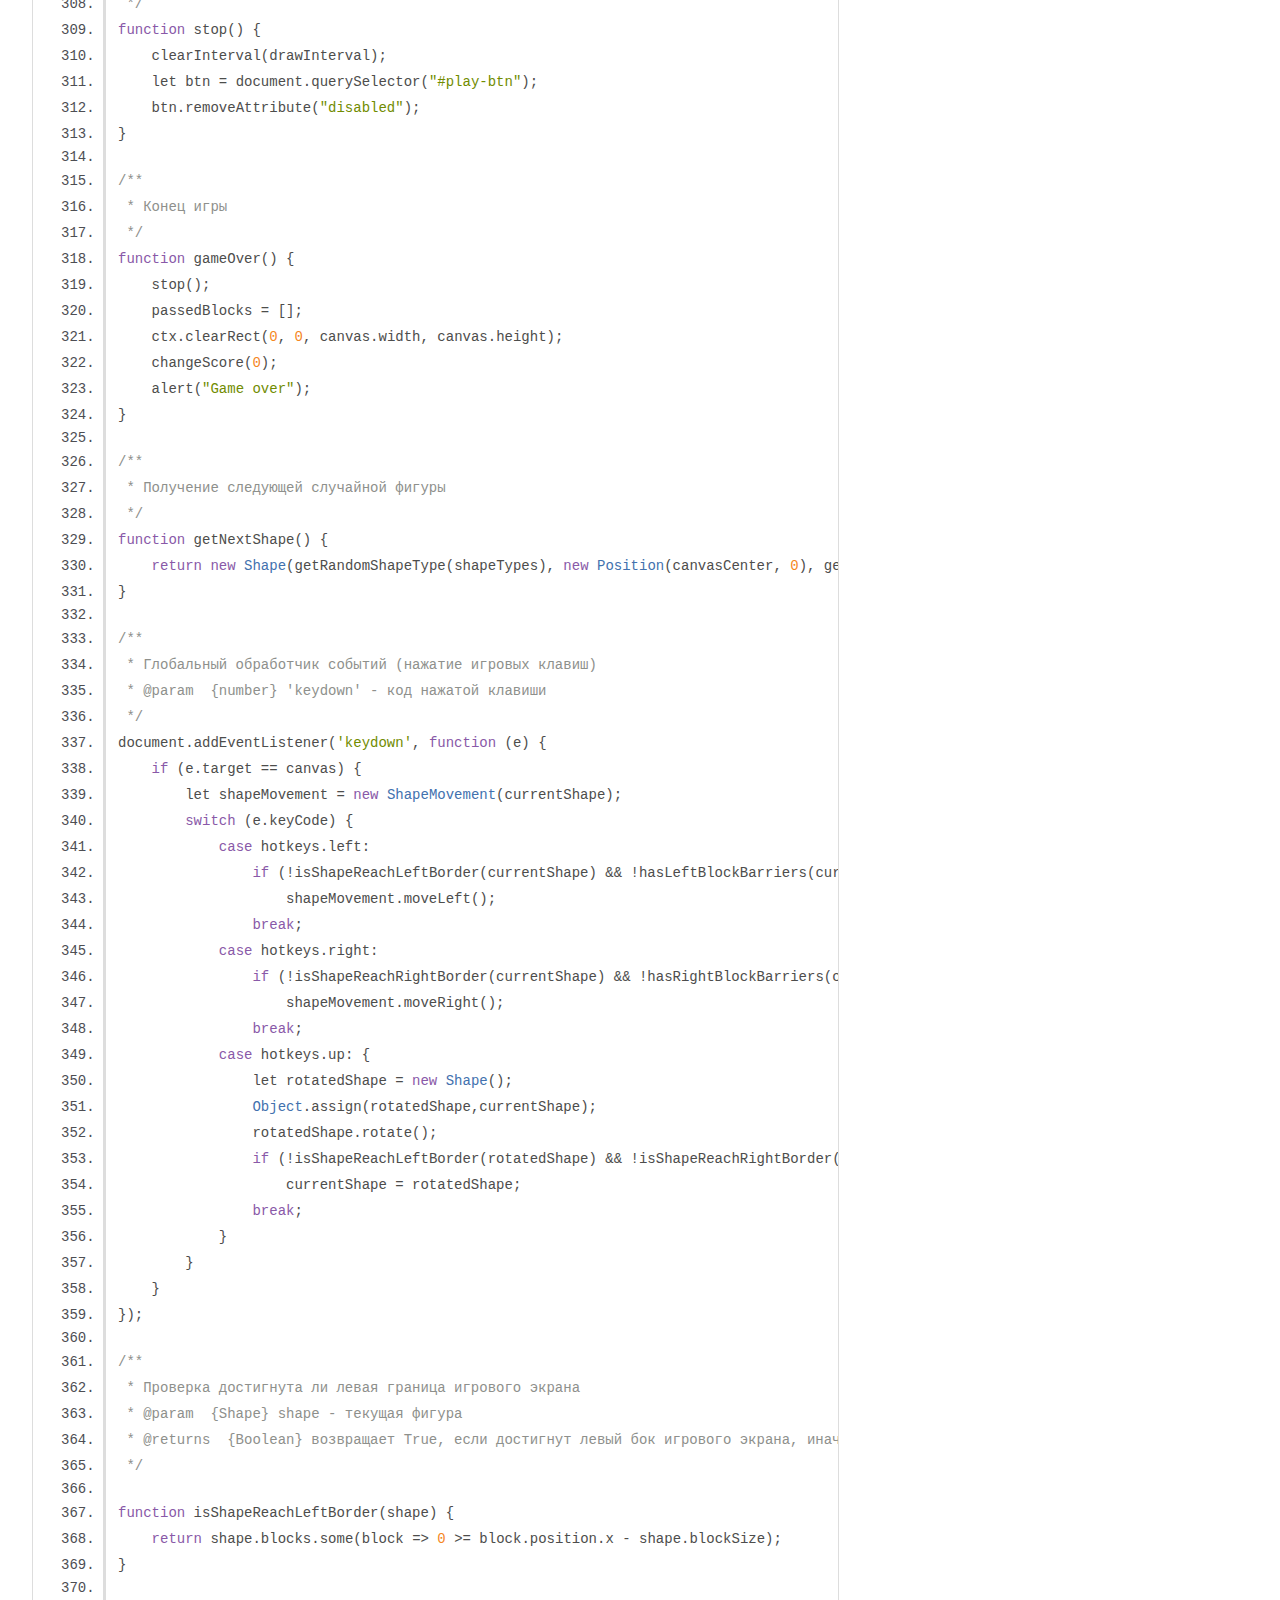
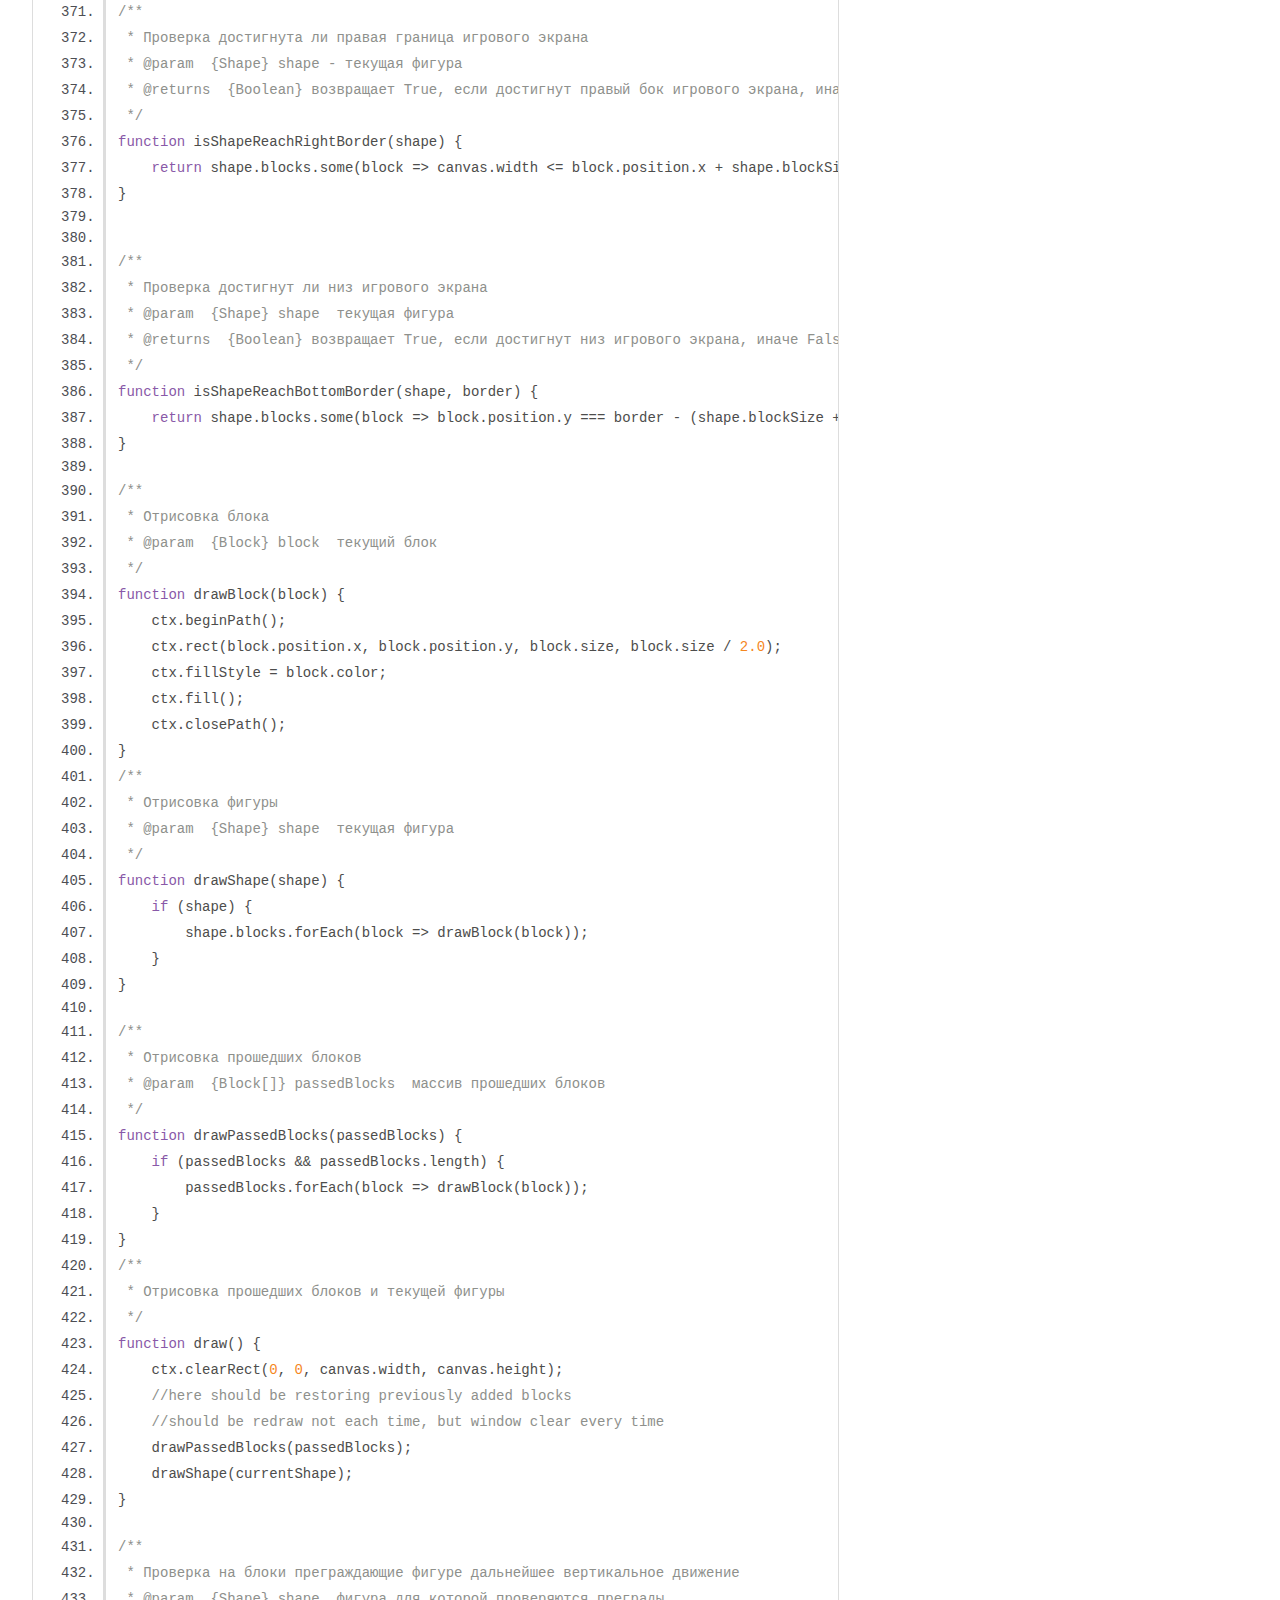
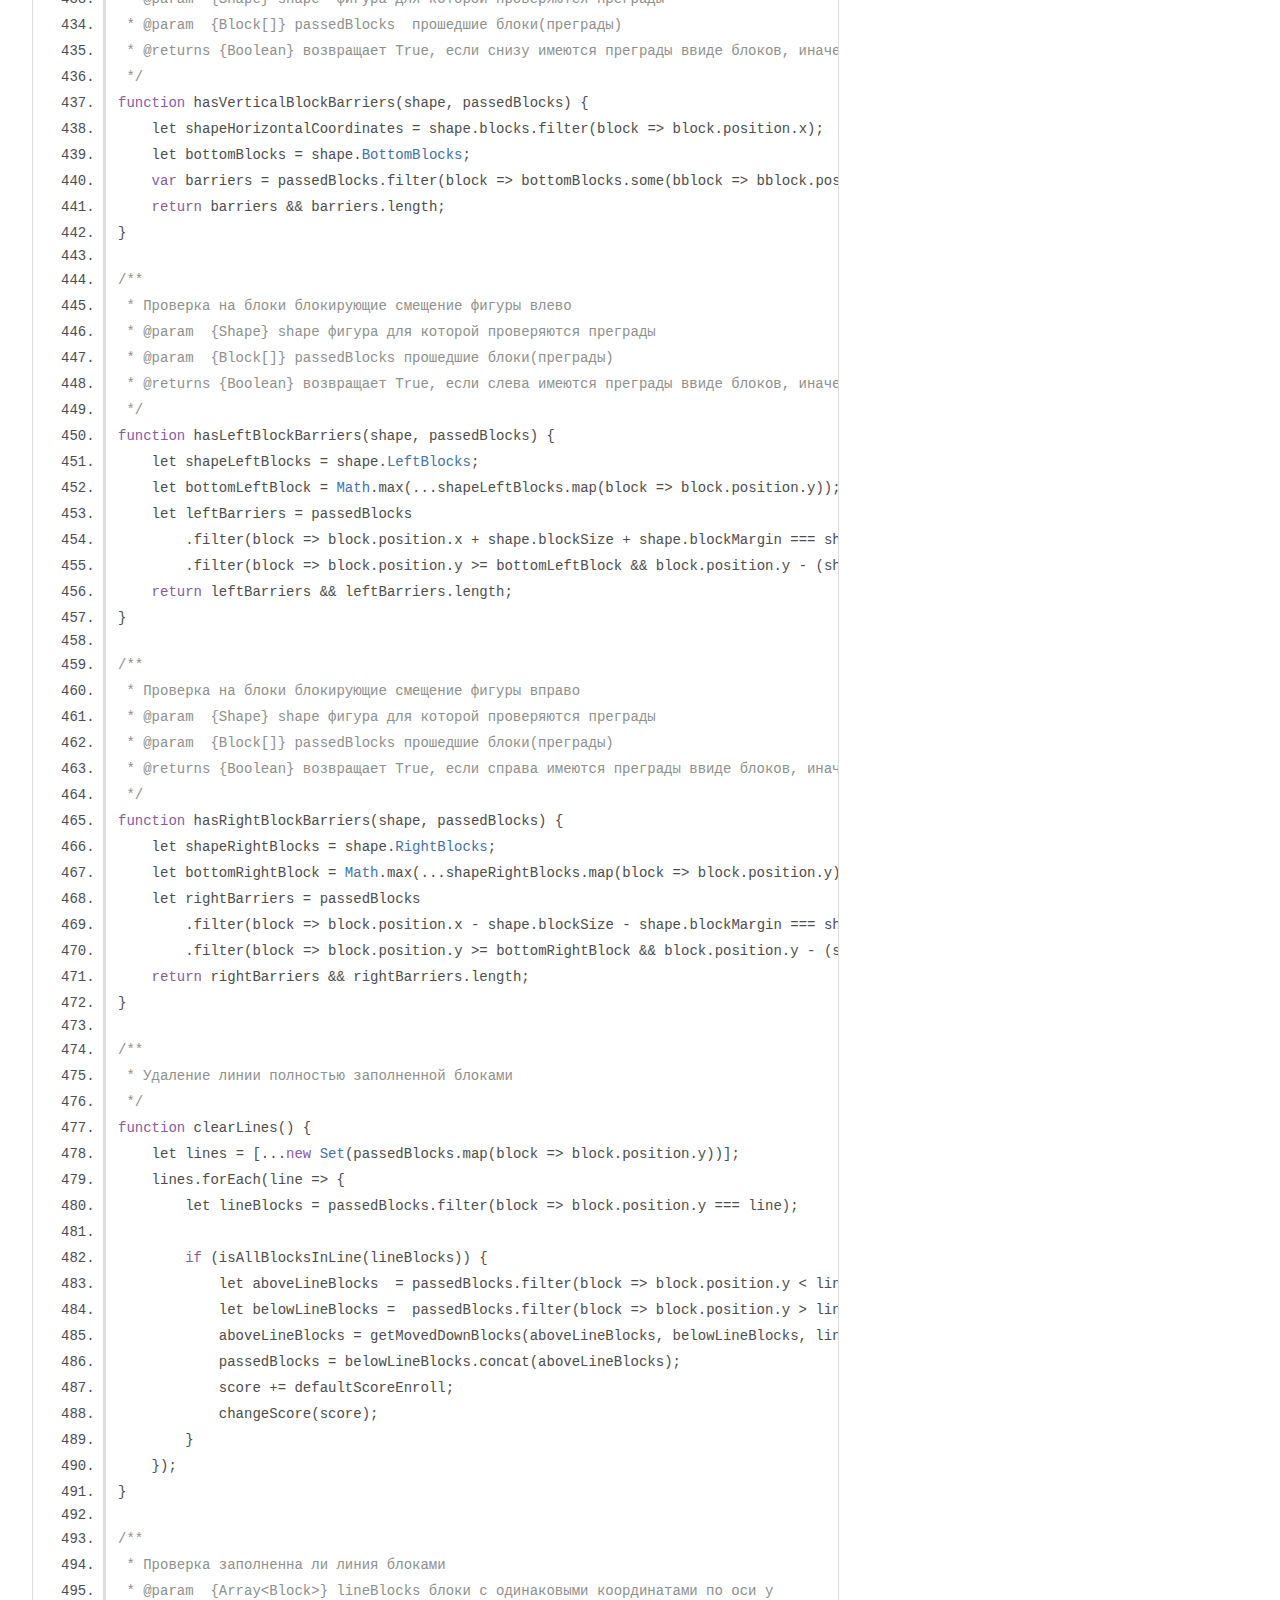
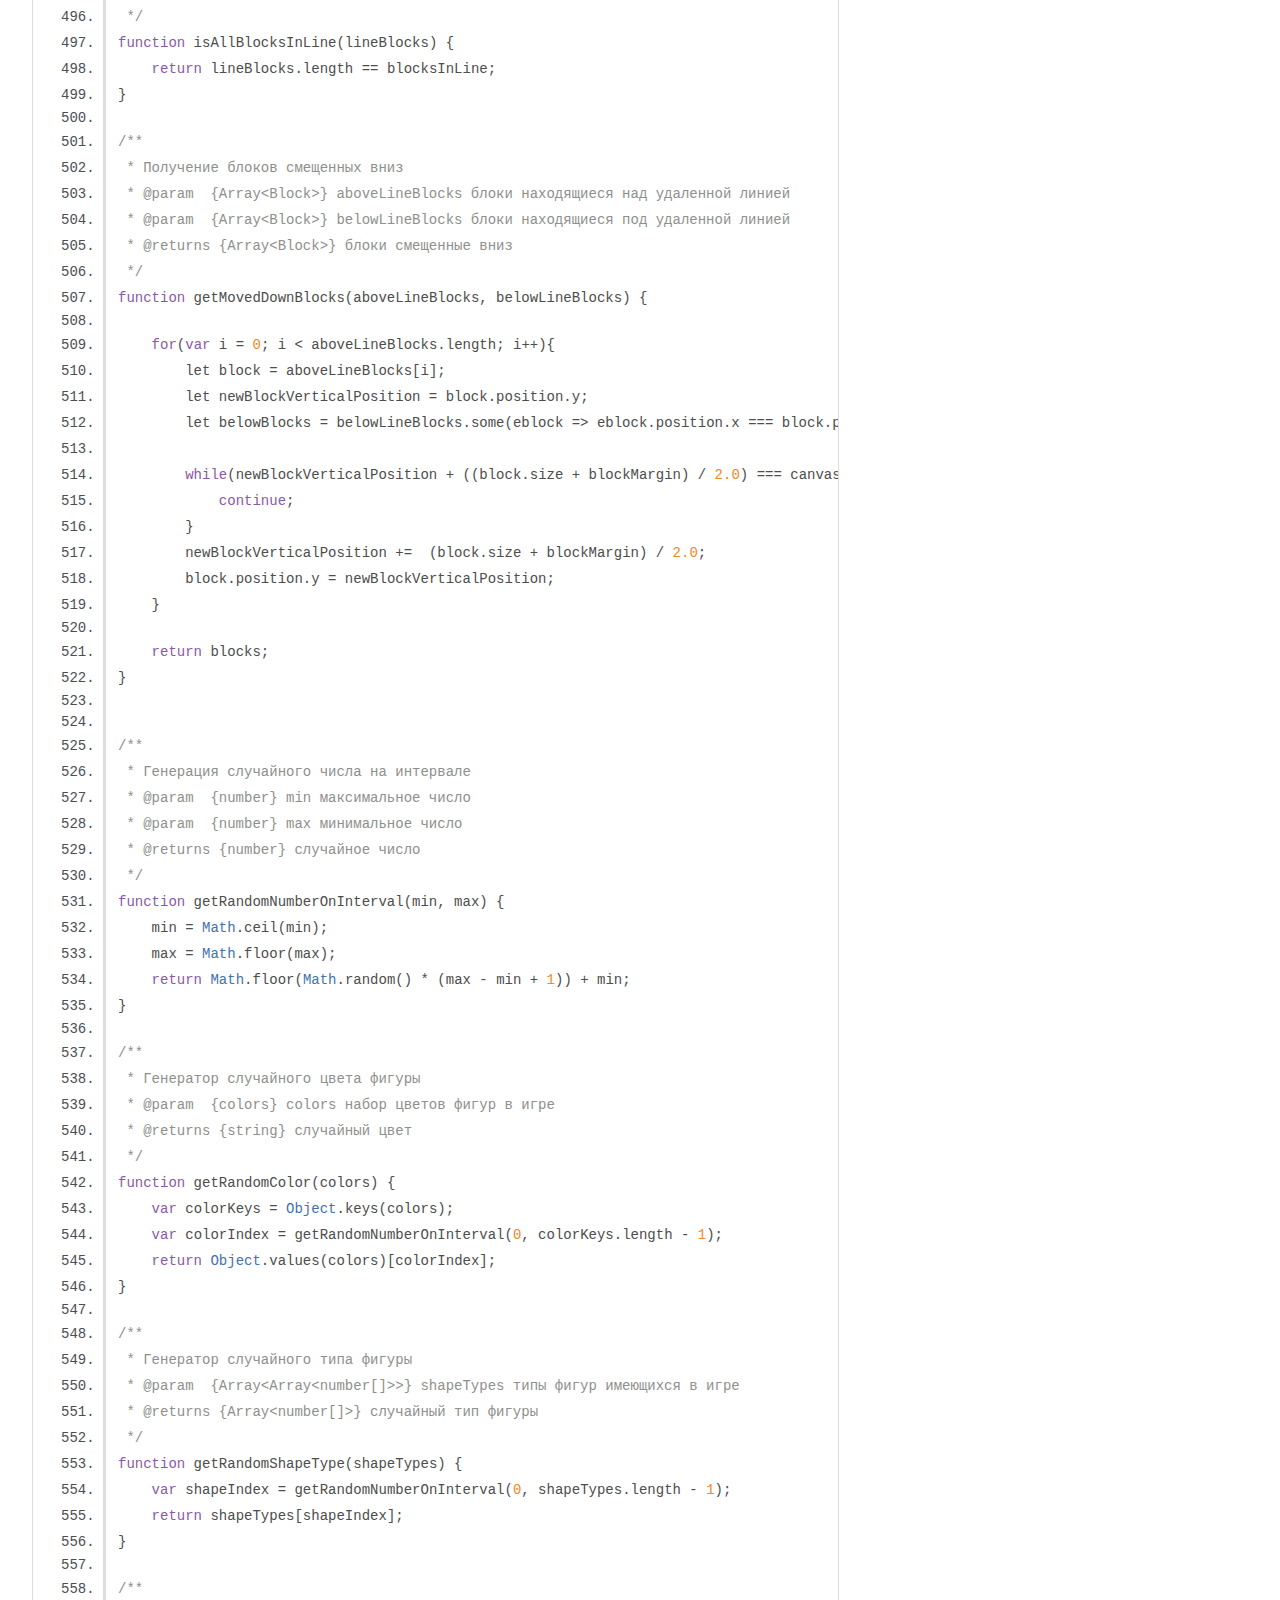
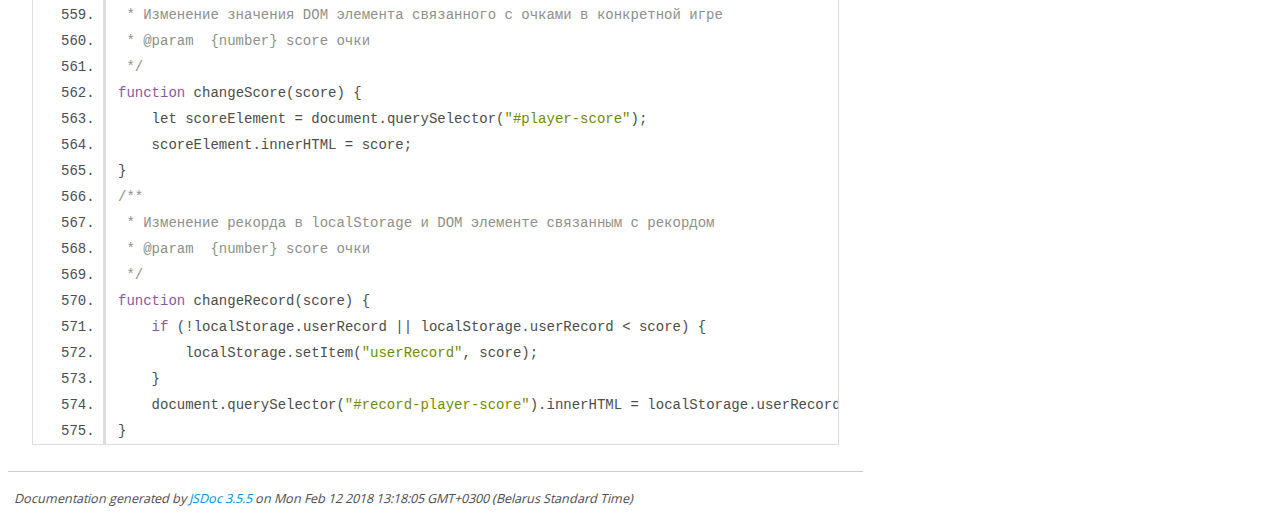
<file: out/tetris.js.html>
<!DOCTYPE html>
<html lang="en">
<head>
    <meta charset="utf-8">
    <title>JSDoc: Source: tetris.js</title>

    <script src="scripts/prettify/prettify.js"> </script>
    <script src="scripts/prettify/lang-css.js"> </script>
    <!--[if lt IE 9]>
      <script src="//html5shiv.googlecode.com/svn/trunk/html5.js"></script>
    <![endif]-->
    <link type="text/css" rel="stylesheet" href="styles/prettify-tomorrow.css">
    <link type="text/css" rel="stylesheet" href="styles/jsdoc-default.css">
</head>

<body>

<div id="main">

    <h1 class="page-title">Source: tetris.js</h1>

    



    
    <section>
        <article>
            <pre class="prettyprint source linenums"><code>/** @constant {Array&lt;Array&lt;Array&lt;number>>>} */
const shapeTypes = [
    [
        [0, 0, 0],
        [0, 1, 0],
        [0, 0, 0]
    ],
    [
        [0, 1, 0],
        [0, 1, 0],
        [0, 0, 0]
    ],
    [
        [0, 1, 0],
        [0, 1, 0],
        [0, 1, 0]
    ],
    [
        [0, 0, 1],
        [0, 0, 1],
        [0, 1, 1]
    ],
    [
        [0, 0, 1],
        [0, 1, 1],
        [0, 1, 0]
    ],
    [
        [0, 0, 1],
        [0, 1, 1],
        [0, 0, 1]
    ]

];

/** @constant {Object} */
const colors = {
    red: "#EB3349",
    blue: "#24C6DC",
    green: "#93EDC7",
    yellow: "#EDDE5D",
    grey:"#808080",
    purple:"#808080"
};

/** @constant {Object} */
const hotkeys = {
    left: 37,
    up: 38,
    right: 39,
    down: 40
};

/** @constant {Object} */
const movementMode = {
    slow: 0.2,
    fast: 0.5
};

/** @constant {number}*/
const blockSize = 24;

/** @constant {number} */
const blockMargin = 1;

/**
 *Позиция в двумерной системе координат
*/
class Position {
    /**
     * @param  {number} x  позиция по оси х
     * @param  {number} y  позиция по оси y
     */
    constructor(x, y) {
        this.x = x;
        this.y = y;
    }
}

/**
 *Блок, как отдельная часть фигуры
*/
class Block {
    /**
     * @param  {Position} position  координаты в двумерной системе
     * @param  {string} color  цвет блока
     * @param  {number} size  размер блока
     */
    constructor(position, color, size) {
        this.position = position;
        this.color = color;
        this.size = size;
    }
}

/**
 *Фигурка в тетрисе
*/
class Shape {
    /**
     * @param  {array} shapeType  тип фигуры
     * @param  {Position} position верхний левый угол фигуры
     * @param  {number} color  цвет фигурки
     * @param  {number} blockSize  размер блоков в фигуре
     * @param  {number} blockMargin  отступ между блоками
     */
    constructor(shapeType, position, color, blockSize, blockMargin) {
        this.blocks = [];
        this.color = color || "";
        this.shapeType = shapeType || [];
        this.position = position || new Position(0, 0);
        this.blockSize = blockSize || 0;
        this.blockMargin = blockMargin || 0;
        this.create();
    }
    /**
     *Генерация фигуры из отдельныз блоков
     */
    create() {
        this.blocks = [];
        for (var i = 0; i &lt; this.shapeType.length; i++) {
            for (var j = 0; j &lt; this.shapeType[i].length; j++) {
                if (this.shapeType[i][j])
                    this.blocks.push(
                        new Block(
                            new Position(
                                this.position.x + (this.blockSize + this.blockMargin) * j,
                                this.position.y + (i * (this.blockSize + this.blockMargin) / 2.0)
                            ), this.color, this.blockSize)
                    );
            }
        }
    }
    /**
     * Поворот фигуры
     */
    rotate() {
        let reversedMatrix = this.shapeType.reverse();
        this.shapeType = reversedMatrix[0].map((col, i) => reversedMatrix.map(row => row[i]));
        this.create();
    }

    /**
     * Изменение координат всей фигуры
     * @param  {Position} position  координаты фигуры
     */
    changePosition(position) {
        this.position = position;
        this.create();
    }

    /**
     * Получение наименьшей координаты фигуры по оси y
     * @returns {number} y
     */
    _getTopCoordinate() {
        return Math.min(...this.blocks.map(block => block.position.y));
    }

    /**
     * Получение блоков с наименьшей координатой фигуры по оси y
     * @returns {Array&lt;Block>} верхние блоки 
     */
    get TopBlocks(){
        return this.blocks.filter(block => block.position.y === this._getTopCoordinate());
    }

    /**
     * Получение наивысшей координаты по оси y
     * @returns {number} y
     */
    _getBottomCoordinate() {
        return Math.max(...this.blocks.map(block => block.position.y));
    }

     /**
     * Получение блоков с наивысшей координатой по оси y
     * @returns {Array&lt;Block>} нижние блоки 
     */
    get BottomBlocks(){
        let xCoordinates = [...new Set(this.blocks.map(block => block.position.x))];
        let bottomBlocksCoord = xCoordinates.map(x => new Position(x, Math.min(...this.blocks.filter(block => block.position.x === x).map(block => block.position.y))));
        return this.blocks.filter(block => bottomBlocksCoord.filter(bbcoord => bbcoord.x === block.position.x &amp;&amp; bbcoord.y === block.position.y));
    }

    /**
     * Получение наименьшей координаты по оси х
     * @returns {number} x
     */
    _getLeftCoordinate() {
        return Math.min(...this.blocks.map(block => block.position.x));
    }

    /**
     * Получение блоков с наименьшей координатой по оси х
     * @returns {Array&lt;Block>} левые блоки 
     */
    get LeftBlocks() {
        return this.blocks.filter(block => block.position.x === this._getLeftCoordinate());
    }

       /**
     * Получение наибольшей координаты по оси х
     * @returns {number} x
     */
    _getRightCoordinate() {
        return Math.max(...this.blocks.map(block => block.position.x));
    }

      /**
     * Получение блоков с гаибольшей координатой по оси х
     * @returns {Array&lt;Block>} правые блоки 
     */
    get RightBlocks() {
        return this.blocks.filter(block => block.position.x === this._getRightCoordinate());
    }
}

/**
 * Представляет собой класс для изменения положения фигуры
 */
class ShapeMovement{
    /**
     * @param  {Shape} shape фигура
     */
    constructor(shape){
        this.shape = shape;
    }
    
    /**
     * Смещение фигуры влево
     */
    moveLeft() {
        this.shape.changePosition(new Position(this.shape.position.x -= this.shape.blockSize + this.shape.blockMargin, this.shape.position.y));
    }   
    
    /**
     * Смещение фигуры вправо
     */
    moveRight() {
        this.shape.changePosition(new Position(this.shape.position.x += this.shape.blockSize + this.shape.blockMargin, this.shape.position.y));
    }
    
    /**
     * Смещение фигуры вниз
     * @param  {number} movementMode скорость смещения
     */
    moveDown(movementMode) {
        this.shape.changePosition(new Position(this.shape.position.x, this.shape.position.y += movementMode));
    }
    
}


/** @global */
var canvas = document.querySelector("#tetris-game");
/** @global */
let canvasCenter = canvas.width / 2.0 + blockMargin;
/** @global */
var ctx = canvas.getContext("2d");

/** @global */
let currentShape = new Shape(getRandomShapeType(shapeTypes), new Position(canvasCenter, 0), getRandomColor(colors), blockSize, blockMargin);
/** @global */
let movementSpeed = movementMode.fast;
/** @global */
let passedBlocks = [];
/** @global */
let blocksInLine = 12;
/** @global */
let drawInterval = null;
/** @global */
const defaultScoreEnroll = 10;
/** @global */
let score = 0;

document.querySelector("#total-player-score");
changeRecord(score);

/**
 * Запуск игры
 */
function play() {
    drawInterval = setInterval(startGameCycle, 15);
    let btn = document.querySelector("#play-btn");
    btn.setAttribute("disabled", "");
    canvas.focus();
}

/**
 * Главный игровой цикл с отрисовкой, движением фигуры вниз и проверкой на преграды снизу
 */
function startGameCycle(){
    draw();
    if (isShapeReachBottomBorder(currentShape, canvas.height) || hasVerticalBlockBarriers(currentShape, passedBlocks)) {
        currentShape.blocks.forEach(block => passedBlocks.push(block));
        currentShape = getNextShape();
        clearLines();
        if (passedBlocks.some(block => block.position.y >= 0 &amp;&amp; block.position.y &lt;= (block.size + blockMargin) / 2.0))
            gameOver();
    }
    let shapeMovement = new ShapeMovement(currentShape);
    shapeMovement.moveDown(movementMode.fast);
}

/**
 * Остановка игры
 */
function stop() {
    clearInterval(drawInterval);
    let btn = document.querySelector("#play-btn");
    btn.removeAttribute("disabled");
}

/**
 * Конец игры
 */
function gameOver() {
    stop();
    passedBlocks = [];
    ctx.clearRect(0, 0, canvas.width, canvas.height);
    changeScore(0);
    alert("Game over");
}

/**
 * Получение следующей случайной фигуры
 */
function getNextShape() {
    return new Shape(getRandomShapeType(shapeTypes), new Position(canvasCenter, 0), getRandomColor(colors), blockSize, blockMargin);
}

/**
 * Глобальный обработчик событий (нажатие игровых клавиш)
 * @param  {number} 'keydown' - код нажатой клавиши
 */
document.addEventListener('keydown', function (e) {
    if (e.target == canvas) {
        let shapeMovement = new ShapeMovement(currentShape);
        switch (e.keyCode) {
            case hotkeys.left:
                if (!isShapeReachLeftBorder(currentShape) &amp;&amp; !hasLeftBlockBarriers(currentShape, passedBlocks))
                    shapeMovement.moveLeft();
                break;
            case hotkeys.right:
                if (!isShapeReachRightBorder(currentShape) &amp;&amp; !hasRightBlockBarriers(currentShape, passedBlocks))
                    shapeMovement.moveRight();
                break;
            case hotkeys.up: {
                let rotatedShape = new Shape();
                Object.assign(rotatedShape,currentShape);
                rotatedShape.rotate();
                if (!isShapeReachLeftBorder(rotatedShape) &amp;&amp; !isShapeReachRightBorder(rotatedShape))
                    currentShape = rotatedShape;
                break;
            }
        }
    }
});

/**
 * Проверка достигнута ли левая граница игрового экрана
 * @param  {Shape} shape - текущая фигура
 * @returns  {Boolean} возвращает True, если достигнут левый бок игрового экрана, иначе False
 */

function isShapeReachLeftBorder(shape) {
    return shape.blocks.some(block => 0 >= block.position.x - shape.blockSize);
}

/**
 * Проверка достигнута ли правая граница игрового экрана
 * @param  {Shape} shape - текущая фигура
 * @returns  {Boolean} возвращает True, если достигнут правый бок игрового экрана, иначе False
 */
function isShapeReachRightBorder(shape) {
    return shape.blocks.some(block => canvas.width &lt;= block.position.x + shape.blockSize);
}


/**
 * Проверка достигнут ли низ игрового экрана
 * @param  {Shape} shape  текущая фигура
 * @returns  {Boolean} возвращает True, если достигнут низ игрового экрана, иначе False
 */
function isShapeReachBottomBorder(shape, border) {
    return shape.blocks.some(block => block.position.y === border - (shape.blockSize + shape.blockMargin) / 2.0);
}

/**
 * Отрисовка блока
 * @param  {Block} block  текущий блок
 */
function drawBlock(block) {
    ctx.beginPath();
    ctx.rect(block.position.x, block.position.y, block.size, block.size / 2.0);
    ctx.fillStyle = block.color;
    ctx.fill();
    ctx.closePath();
}
/**
 * Отрисовка фигуры
 * @param  {Shape} shape  текущая фигура
 */
function drawShape(shape) {
    if (shape) {
        shape.blocks.forEach(block => drawBlock(block));
    }
}

/**
 * Отрисовка прошедших блоков
 * @param  {Block[]} passedBlocks  массив прошедших блоков 
 */
function drawPassedBlocks(passedBlocks) {
    if (passedBlocks &amp;&amp; passedBlocks.length) {
        passedBlocks.forEach(block => drawBlock(block));
    }
}
/**
 * Отрисовка прошедших блоков и текущей фигуры
 */
function draw() {
    ctx.clearRect(0, 0, canvas.width, canvas.height);
    //here should be restoring previously added blocks
    //should be redraw not each time, but window clear every time
    drawPassedBlocks(passedBlocks);
    drawShape(currentShape);
}

/**
 * Проверка на блоки преграждающие фигуре дальнейшее вертикальное движение
 * @param  {Shape} shape  фигура для которой проверяются преграды
 * @param  {Block[]} passedBlocks  прошедшие блоки(преграды)
 * @returns {Boolean} возвращает True, если снизу имеются преграды ввиде блоков, иначе False
 */
function hasVerticalBlockBarriers(shape, passedBlocks) {
    let shapeHorizontalCoordinates = shape.blocks.filter(block => block.position.x);
    let bottomBlocks = shape.BottomBlocks;
    var barriers = passedBlocks.filter(block => bottomBlocks.some(bblock => bblock.position.x == block.position.x &amp;&amp; bblock.position.y + (block.size + blockMargin) / 2.0 === block.position.y));
    return barriers &amp;&amp; barriers.length;
}

/**
 * Проверка на блоки блокирующие смещение фигуры влево
 * @param  {Shape} shape фигура для которой проверяются преграды
 * @param  {Block[]} passedBlocks прошедшие блоки(преграды)
 * @returns {Boolean} возвращает True, если слева имеются преграды ввиде блоков, иначе False
 */
function hasLeftBlockBarriers(shape, passedBlocks) {
    let shapeLeftBlocks = shape.LeftBlocks;
    let bottomLeftBlock = Math.max(...shapeLeftBlocks.map(block => block.position.y));
    let leftBarriers = passedBlocks
        .filter(block => block.position.x + shape.blockSize + shape.blockMargin === shapeLeftBlocks[0].position.x)
        .filter(block => block.position.y >= bottomLeftBlock &amp;&amp; block.position.y - (shape.blockSize + shape.blockMargin)/ 2.0 &lt;= bottomLeftBlock);
    return leftBarriers &amp;&amp; leftBarriers.length;
}

/**
 * Проверка на блоки блокирующие смещение фигуры вправо
 * @param  {Shape} shape фигура для которой проверяются преграды
 * @param  {Block[]} passedBlocks прошедшие блоки(преграды)
 * @returns {Boolean} возвращает True, если справа имеются преграды ввиде блоков, иначе False
 */
function hasRightBlockBarriers(shape, passedBlocks) {
    let shapeRightBlocks = shape.RightBlocks;
    let bottomRightBlock = Math.max(...shapeRightBlocks.map(block => block.position.y));
    let rightBarriers = passedBlocks
        .filter(block => block.position.x - shape.blockSize - shape.blockMargin === shapeRightBlocks[0].position.x)
        .filter(block => block.position.y >= bottomRightBlock &amp;&amp; block.position.y - (shape.blockSize + shape.blockMargin) / 2.0 &lt;= bottomRightBlock);
    return rightBarriers &amp;&amp; rightBarriers.length;
}

/**
 * Удаление линии полностью заполненной блоками
 */
function clearLines() {
    let lines = [...new Set(passedBlocks.map(block => block.position.y))];
    lines.forEach(line => {
        let lineBlocks = passedBlocks.filter(block => block.position.y === line);
        
        if (isAllBlocksInLine(lineBlocks)) {
            let aboveLineBlocks  = passedBlocks.filter(block => block.position.y &lt; line);     
            let belowLineBlocks =  passedBlocks.filter(block => block.position.y > line);
            aboveLineBlocks = getMovedDownBlocks(aboveLineBlocks, belowLineBlocks, line);
            passedBlocks = belowLineBlocks.concat(aboveLineBlocks);
            score += defaultScoreEnroll;
            changeScore(score);
        }
    });
}

/**
 * Проверка заполненна ли линия блоками
 * @param  {Array&lt;Block>} lineBlocks блоки с одинаковыми координатами по оси y
 */
function isAllBlocksInLine(lineBlocks) {
    return lineBlocks.length == blocksInLine;
}

/**
 * Получение блоков смещенных вниз
 * @param  {Array&lt;Block>} aboveLineBlocks блоки находящиеся над удаленной линией
 * @param  {Array&lt;Block>} belowLineBlocks блоки находящиеся под удаленной линией
 * @returns {Array&lt;Block>} блоки смещенные вниз
 */
function getMovedDownBlocks(aboveLineBlocks, belowLineBlocks) {

    for(var i = 0; i &lt; aboveLineBlocks.length; i++){
        let block = aboveLineBlocks[i];
        let newBlockVerticalPosition = block.position.y; 
        let belowBlocks = belowLineBlocks.some(eblock => eblock.position.x === block.position.x &amp;&amp; eblock.position.y === newBlockVerticalPosition + (block.size + blockMargin) / 2.0);
       
        while(newBlockVerticalPosition + ((block.size + blockMargin) / 2.0) === canvas.height || belowBlocks){
            continue;
        }
        newBlockVerticalPosition +=  (block.size + blockMargin) / 2.0;
        block.position.y = newBlockVerticalPosition;   
    }

    return blocks;
}


/**
 * Генерация случайного числа на интервале
 * @param  {number} min максимальное число
 * @param  {number} max минимальное число
 * @returns {number} случайное число
 */
function getRandomNumberOnInterval(min, max) {
    min = Math.ceil(min);
    max = Math.floor(max);
    return Math.floor(Math.random() * (max - min + 1)) + min;
}

/**
 * Генератор случайного цвета фигуры
 * @param  {colors} colors набор цветов фигур в игре
 * @returns {string} случайный цвет
 */
function getRandomColor(colors) {
    var colorKeys = Object.keys(colors);
    var colorIndex = getRandomNumberOnInterval(0, colorKeys.length - 1);
    return Object.values(colors)[colorIndex];
}

/**
 * Генератор случайного типа фигуры
 * @param  {Array&lt;Array&lt;number[]>>} shapeTypes типы фигур имеющихся в игре
 * @returns {Array&lt;number[]>} случайный тип фигуры
 */
function getRandomShapeType(shapeTypes) {
    var shapeIndex = getRandomNumberOnInterval(0, shapeTypes.length - 1);
    return shapeTypes[shapeIndex];
}

/**
 * Изменение значения DOM элемента связанного с очками в конкретной игре
 * @param  {number} score очки
 */
function changeScore(score) {
    let scoreElement = document.querySelector("#player-score");
    scoreElement.innerHTML = score;
}
/**
 * Изменение рекорда в localStorage и DOM элементе связанным с рекордом
 * @param  {number} score очки
 */
function changeRecord(score) {
    if (!localStorage.userRecord || localStorage.userRecord &lt; score) {
        localStorage.setItem("userRecord", score);
    }
    document.querySelector("#record-player-score").innerHTML = localStorage.userRecord;
}</code></pre>
        </article>
    </section>




</div>

<nav>
    <h2><a href="index.html">Home</a></h2><h3>Classes</h3><ul><li><a href="Block.html">Block</a></li><li><a href="Position.html">Position</a></li><li><a href="Shape.html">Shape</a></li><li><a href="ShapeMovement.html">ShapeMovement</a></li></ul><h3>Global</h3><ul><li><a href="global.html#blockMargin">blockMargin</a></li><li><a href="global.html#blocksInLine">blocksInLine</a></li><li><a href="global.html#blockSize">blockSize</a></li><li><a href="global.html#canvas">canvas</a></li><li><a href="global.html#canvasCenter">canvasCenter</a></li><li><a href="global.html#changeRecord">changeRecord</a></li><li><a href="global.html#changeScore">changeScore</a></li><li><a href="global.html#clearLines">clearLines</a></li><li><a href="global.html#colors">colors</a></li><li><a href="global.html#ctx">ctx</a></li><li><a href="global.html#currentShape">currentShape</a></li><li><a href="global.html#defaultScoreEnroll">defaultScoreEnroll</a></li><li><a href="global.html#draw">draw</a></li><li><a href="global.html#drawBlock">drawBlock</a></li><li><a href="global.html#drawInterval">drawInterval</a></li><li><a href="global.html#drawPassedBlocks">drawPassedBlocks</a></li><li><a href="global.html#drawShape">drawShape</a></li><li><a href="global.html#gameOver">gameOver</a></li><li><a href="global.html#getMovedDownBlocks">getMovedDownBlocks</a></li><li><a href="global.html#getNextShape">getNextShape</a></li><li><a href="global.html#getRandomColor">getRandomColor</a></li><li><a href="global.html#getRandomNumberOnInterval">getRandomNumberOnInterval</a></li><li><a href="global.html#getRandomShapeType">getRandomShapeType</a></li><li><a href="global.html#hasLeftBlockBarriers">hasLeftBlockBarriers</a></li><li><a href="global.html#hasRightBlockBarriers">hasRightBlockBarriers</a></li><li><a href="global.html#hasVerticalBlockBarriers">hasVerticalBlockBarriers</a></li><li><a href="global.html#hotkeys">hotkeys</a></li><li><a href="global.html#isAllBlocksInLine">isAllBlocksInLine</a></li><li><a href="global.html#isShapeReachBottomBorder">isShapeReachBottomBorder</a></li><li><a href="global.html#isShapeReachLeftBorder">isShapeReachLeftBorder</a></li><li><a href="global.html#isShapeReachRightBorder">isShapeReachRightBorder</a></li><li><a href="global.html#movementMode">movementMode</a></li><li><a href="global.html#movementSpeed">movementSpeed</a></li><li><a href="global.html#passedBlocks">passedBlocks</a></li><li><a href="global.html#play">play</a></li><li><a href="global.html#score">score</a></li><li><a href="global.html#shapeTypes">shapeTypes</a></li><li><a href="global.html#startGameCycle">startGameCycle</a></li><li><a href="global.html#stop">stop</a></li></ul>
</nav>

<br class="clear">

<footer>
    Documentation generated by <a href="https://github.com/jsdoc3/jsdoc">JSDoc 3.5.5</a> on Mon Feb 12 2018 13:18:05 GMT+0300 (Belarus Standard Time)
</footer>

<script> prettyPrint(); </script>
<script src="scripts/linenumber.js"> </script>
</body>
</html>
</file>
<file: style.css>
html {
    background: #114357;  /* fallback for old browsers */
    background: -webkit-linear-gradient(to bottom, #F29492, #114357);  /* Chrome 10-25, Safari 5.1-6 */
    background: linear-gradient(to bottom, #F29492, #114357); /* W3C, IE 10+/ Edge, Firefox 16+, Chrome 26+, Opera 12+, Safari 7+ */
    height:100vh;
    
}

body{
    margin:0 auto;
    color:#444;
}

header{
    text-align: center;
}

header p{
    margin:0.7em;
    font-size: 19px;
}

#tetris-game{
    width:100%;
    height:100%;
    background-color:#333;
    box-shadow: 5px 5px #114357;
}

.game-btn{
    background-color:inherit;
    padding:7px 16px;
    color:#333;
    font-size: 13px;
    font-weight: 600;
    border:1px solid #333;
    box-shadow: 2px 2px #333;
    
}

.game-section{
    width:400px;
    height:450px;
    margin:0 auto;
    display: flex;
    justify-content: flex-start;
    flex-direction: column;
    padding:1em;
}

.game-section .navigation{
    text-align: center;
    margin: 0.2em;
}
</file>
<file: out/styles/prettify-tomorrow.css>
/* Tomorrow Theme */
/* Original theme - https://github.com/chriskempson/tomorrow-theme */
/* Pretty printing styles. Used with prettify.js. */
/* SPAN elements with the classes below are added by prettyprint. */
/* plain text */
.pln {
  color: #4d4d4c; }

@media screen {
  /* string content */
  .str {
    color: #718c00; }

  /* a keyword */
  .kwd {
    color: #8959a8; }

  /* a comment */
  .com {
    color: #8e908c; }

  /* a type name */
  .typ {
    color: #4271ae; }

  /* a literal value */
  .lit {
    color: #f5871f; }

  /* punctuation */
  .pun {
    color: #4d4d4c; }

  /* lisp open bracket */
  .opn {
    color: #4d4d4c; }

  /* lisp close bracket */
  .clo {
    color: #4d4d4c; }

  /* a markup tag name */
  .tag {
    color: #c82829; }

  /* a markup attribute name */
  .atn {
    color: #f5871f; }

  /* a markup attribute value */
  .atv {
    color: #3e999f; }

  /* a declaration */
  .dec {
    color: #f5871f; }

  /* a variable name */
  .var {
    color: #c82829; }

  /* a function name */
  .fun {
    color: #4271ae; } }
/* Use higher contrast and text-weight for printable form. */
@media print, projection {
  .str {
    color: #060; }

  .kwd {
    color: #006;
    font-weight: bold; }

  .com {
    color: #600;
    font-style: italic; }

  .typ {
    color: #404;
    font-weight: bold; }

  .lit {
    color: #044; }

  .pun, .opn, .clo {
    color: #440; }

  .tag {
    color: #006;
    font-weight: bold; }

  .atn {
    color: #404; }

  .atv {
    color: #060; } }
/* Style */
/*
pre.prettyprint {
  background: white;
  font-family: Consolas, Monaco, 'Andale Mono', monospace;
  font-size: 12px;
  line-height: 1.5;
  border: 1px solid #ccc;
  padding: 10px; }
*/

/* Specify class=linenums on a pre to get line numbering */
ol.linenums {
  margin-top: 0;
  margin-bottom: 0; }

/* IE indents via margin-left */
li.L0,
li.L1,
li.L2,
li.L3,
li.L4,
li.L5,
li.L6,
li.L7,
li.L8,
li.L9 {
  /* */ }

/* Alternate shading for lines */
li.L1,
li.L3,
li.L5,
li.L7,
li.L9 {
  /* */ }
</file>
<file: out/styles/jsdoc-default.css>
@font-face {
    font-family: 'Open Sans';
    font-weight: normal;
    font-style: normal;
    src: url('../fonts/OpenSans-Regular-webfont.eot');
    src:
        local('Open Sans'),
        local('OpenSans'),
        url('../fonts/OpenSans-Regular-webfont.eot?#iefix') format('embedded-opentype'),
        url('../fonts/OpenSans-Regular-webfont.woff') format('woff'),
        url('../fonts/OpenSans-Regular-webfont.svg#open_sansregular') format('svg');
}

@font-face {
    font-family: 'Open Sans Light';
    font-weight: normal;
    font-style: normal;
    src: url('../fonts/OpenSans-Light-webfont.eot');
    src:
        local('Open Sans Light'),
        local('OpenSans Light'),
        url('../fonts/OpenSans-Light-webfont.eot?#iefix') format('embedded-opentype'),
        url('../fonts/OpenSans-Light-webfont.woff') format('woff'),
        url('../fonts/OpenSans-Light-webfont.svg#open_sanslight') format('svg');
}

html
{
    overflow: auto;
    background-color: #fff;
    font-size: 14px;
}

body
{
    font-family: 'Open Sans', sans-serif;
    line-height: 1.5;
    color: #4d4e53;
    background-color: white;
}

a, a:visited, a:active {
    color: #0095dd;
    text-decoration: none;
}

a:hover {
    text-decoration: underline;
}

header
{
    display: block;
    padding: 0px 4px;
}

tt, code, kbd, samp {
    font-family: Consolas, Monaco, 'Andale Mono', monospace;
}

.class-description {
    font-size: 130%;
    line-height: 140%;
    margin-bottom: 1em;
    margin-top: 1em;
}

.class-description:empty {
    margin: 0;
}

#main {
    float: left;
    width: 70%;
}

article dl {
    margin-bottom: 40px;
}

article img {
  max-width: 100%;
}

section
{
    display: block;
    background-color: #fff;
    padding: 12px 24px;
    border-bottom: 1px solid #ccc;
    margin-right: 30px;
}

.variation {
    display: none;
}

.signature-attributes {
    font-size: 60%;
    color: #aaa;
    font-style: italic;
    font-weight: lighter;
}

nav
{
    display: block;
    float: right;
    margin-top: 28px;
    width: 30%;
    box-sizing: border-box;
    border-left: 1px solid #ccc;
    padding-left: 16px;
}

nav ul {
    font-family: 'Lucida Grande', 'Lucida Sans Unicode', arial, sans-serif;
    font-size: 100%;
    line-height: 17px;
    padding: 0;
    margin: 0;
    list-style-type: none;
}

nav ul a, nav ul a:visited, nav ul a:active {
    font-family: Consolas, Monaco, 'Andale Mono', monospace;
    line-height: 18px;
    color: #4D4E53;
}

nav h3 {
    margin-top: 12px;
}

nav li {
    margin-top: 6px;
}

footer {
    display: block;
    padding: 6px;
    margin-top: 12px;
    font-style: italic;
    font-size: 90%;
}

h1, h2, h3, h4 {
    font-weight: 200;
    margin: 0;
}

h1
{
    font-family: 'Open Sans Light', sans-serif;
    font-size: 48px;
    letter-spacing: -2px;
    margin: 12px 24px 20px;
}

h2, h3.subsection-title
{
    font-size: 30px;
    font-weight: 700;
    letter-spacing: -1px;
    margin-bottom: 12px;
}

h3
{
    font-size: 24px;
    letter-spacing: -0.5px;
    margin-bottom: 12px;
}

h4
{
    font-size: 18px;
    letter-spacing: -0.33px;
    margin-bottom: 12px;
    color: #4d4e53;
}

h5, .container-overview .subsection-title
{
    font-size: 120%;
    font-weight: bold;
    letter-spacing: -0.01em;
    margin: 8px 0 3px 0;
}

h6
{
    font-size: 100%;
    letter-spacing: -0.01em;
    margin: 6px 0 3px 0;
    font-style: italic;
}

table
{
    border-spacing: 0;
    border: 0;
    border-collapse: collapse;
}

td, th
{
    border: 1px solid #ddd;
    margin: 0px;
    text-align: left;
    vertical-align: top;
    padding: 4px 6px;
    display: table-cell;
}

thead tr
{
    background-color: #ddd;
    font-weight: bold;
}

th { border-right: 1px solid #aaa; }
tr > th:last-child { border-right: 1px solid #ddd; }

.ancestors, .attribs { color: #999; }
.ancestors a, .attribs a
{
    color: #999 !important;
    text-decoration: none;
}

.clear
{
    clear: both;
}

.important
{
    font-weight: bold;
    color: #950B02;
}

.yes-def {
    text-indent: -1000px;
}

.type-signature {
    color: #aaa;
}

.name{
    font-weight: 600;
}

.name, .signature {
    font-family: Consolas, Monaco, 'Andale Mono', monospace;
}

.details { margin-top: 14px; border-left: 2px solid #DDD; }
.details dt { width: 120px; float: left; padding-left: 10px;  padding-top: 6px; }
.details dd { margin-left: 70px; }
.details ul { margin: 0; }
.details ul { list-style-type: none; }
.details li { margin-left: 30px; padding-top: 6px; }
.details pre.prettyprint { margin: 0 }
.details .object-value { padding-top: 0; }

.description {
    margin-bottom: 1em;
    margin-top: 1em;
}

.code-caption
{
    font-style: italic;
    font-size: 107%;
    margin: 0;
}

.prettyprint
{
    border: 1px solid #ddd;
    width: 80%;
    overflow: auto;
}

.prettyprint.source {
    width: inherit;
}

.prettyprint code
{
    font-size: 100%;
    line-height: 18px;
    display: block;
    padding: 4px 12px;
    margin: 0;
    background-color: #fff;
    color: #4D4E53;
}

.prettyprint code span.line
{
  display: inline-block;
}

.prettyprint.linenums
{
  padding-left: 70px;
  -webkit-user-select: none;
  -moz-user-select: none;
  -ms-user-select: none;
  user-select: none;
}

.prettyprint.linenums ol
{
  padding-left: 0;
}

.prettyprint.linenums li
{
  border-left: 3px #ddd solid;
}

.prettyprint.linenums li.selected,
.prettyprint.linenums li.selected *
{
  background-color: lightyellow;
}

.prettyprint.linenums li *
{
  -webkit-user-select: text;
  -moz-user-select: text;
  -ms-user-select: text;
  user-select: text;
}

.params .name, .props .name, .name code {
    color: #4D4E53;
    font-family: Consolas, Monaco, 'Andale Mono', monospace;
    font-size: 100%;
}

.params td.description > p:first-child,
.props td.description > p:first-child
{
    margin-top: 0;
    padding-top: 0;
}

.params td.description > p:last-child,
.props td.description > p:last-child
{
    margin-bottom: 0;
    padding-bottom: 0;
}

.disabled {
    color: #454545;
}
</file>
